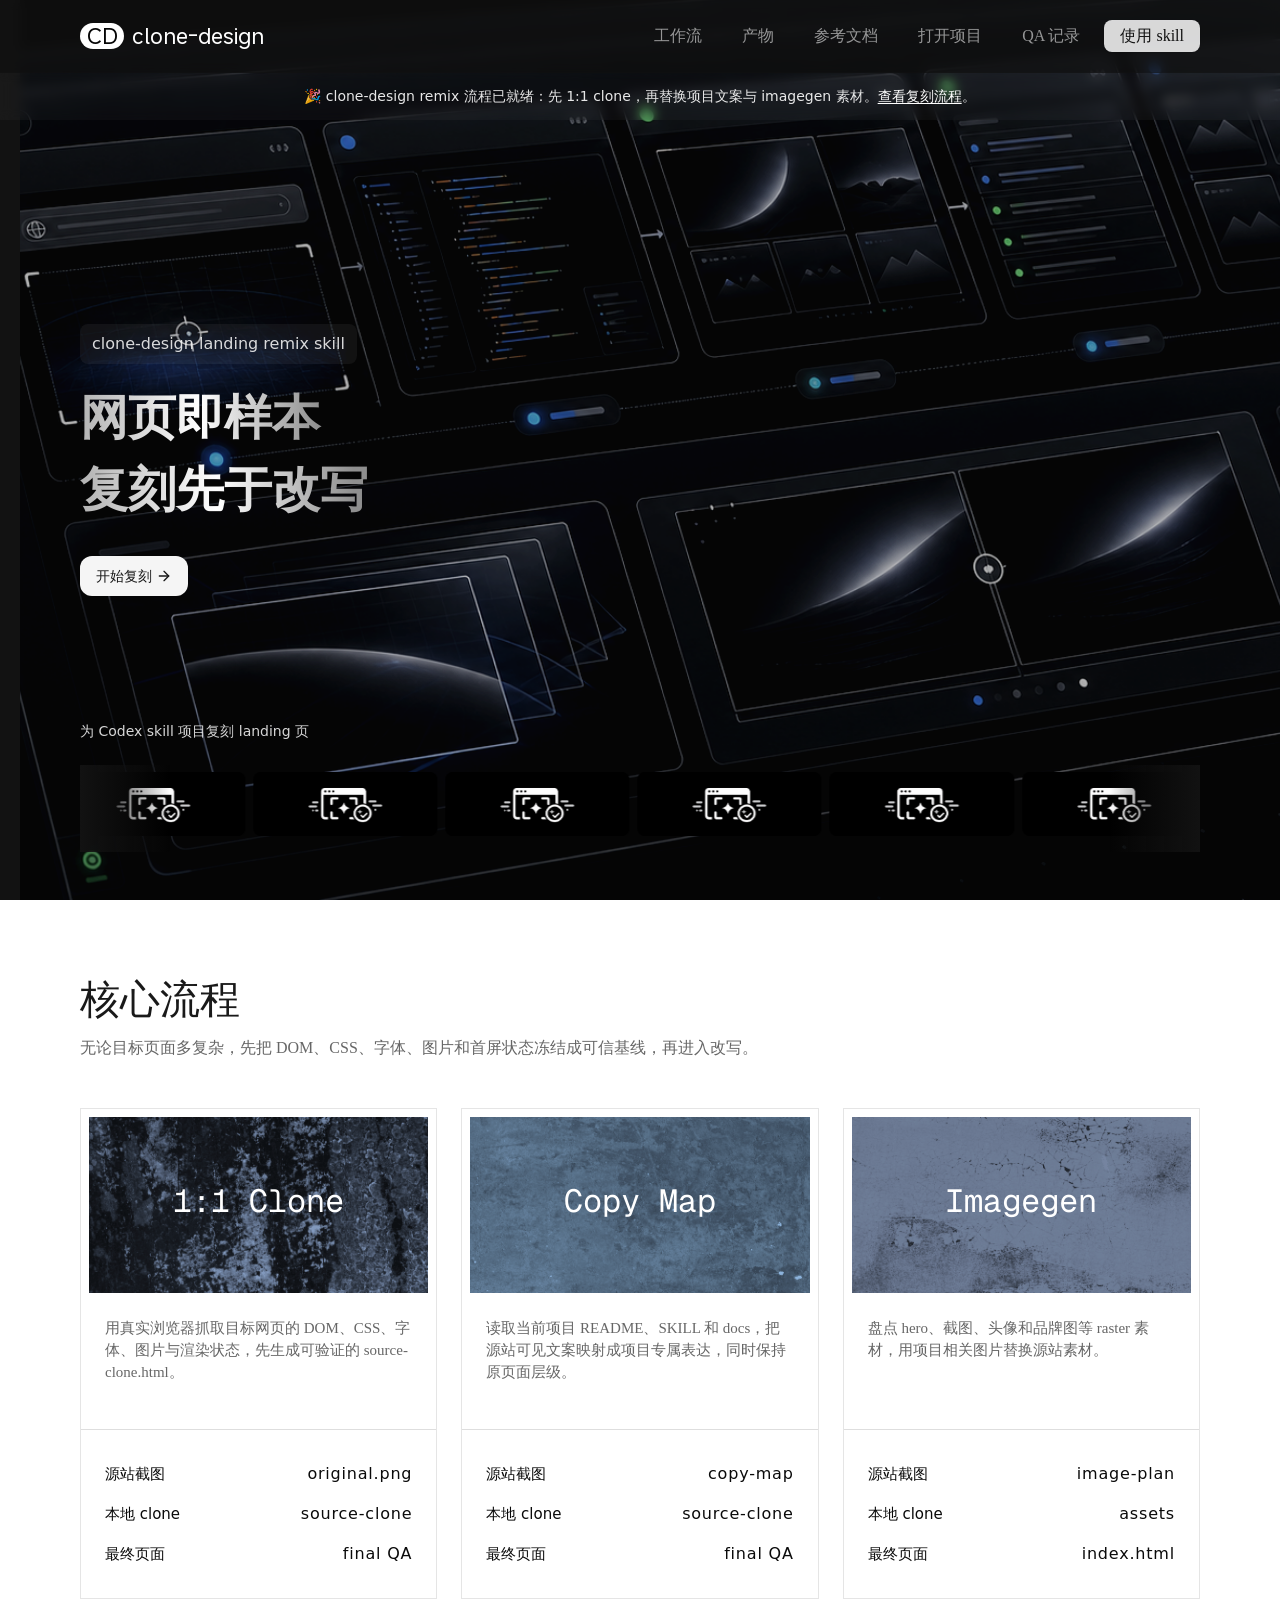
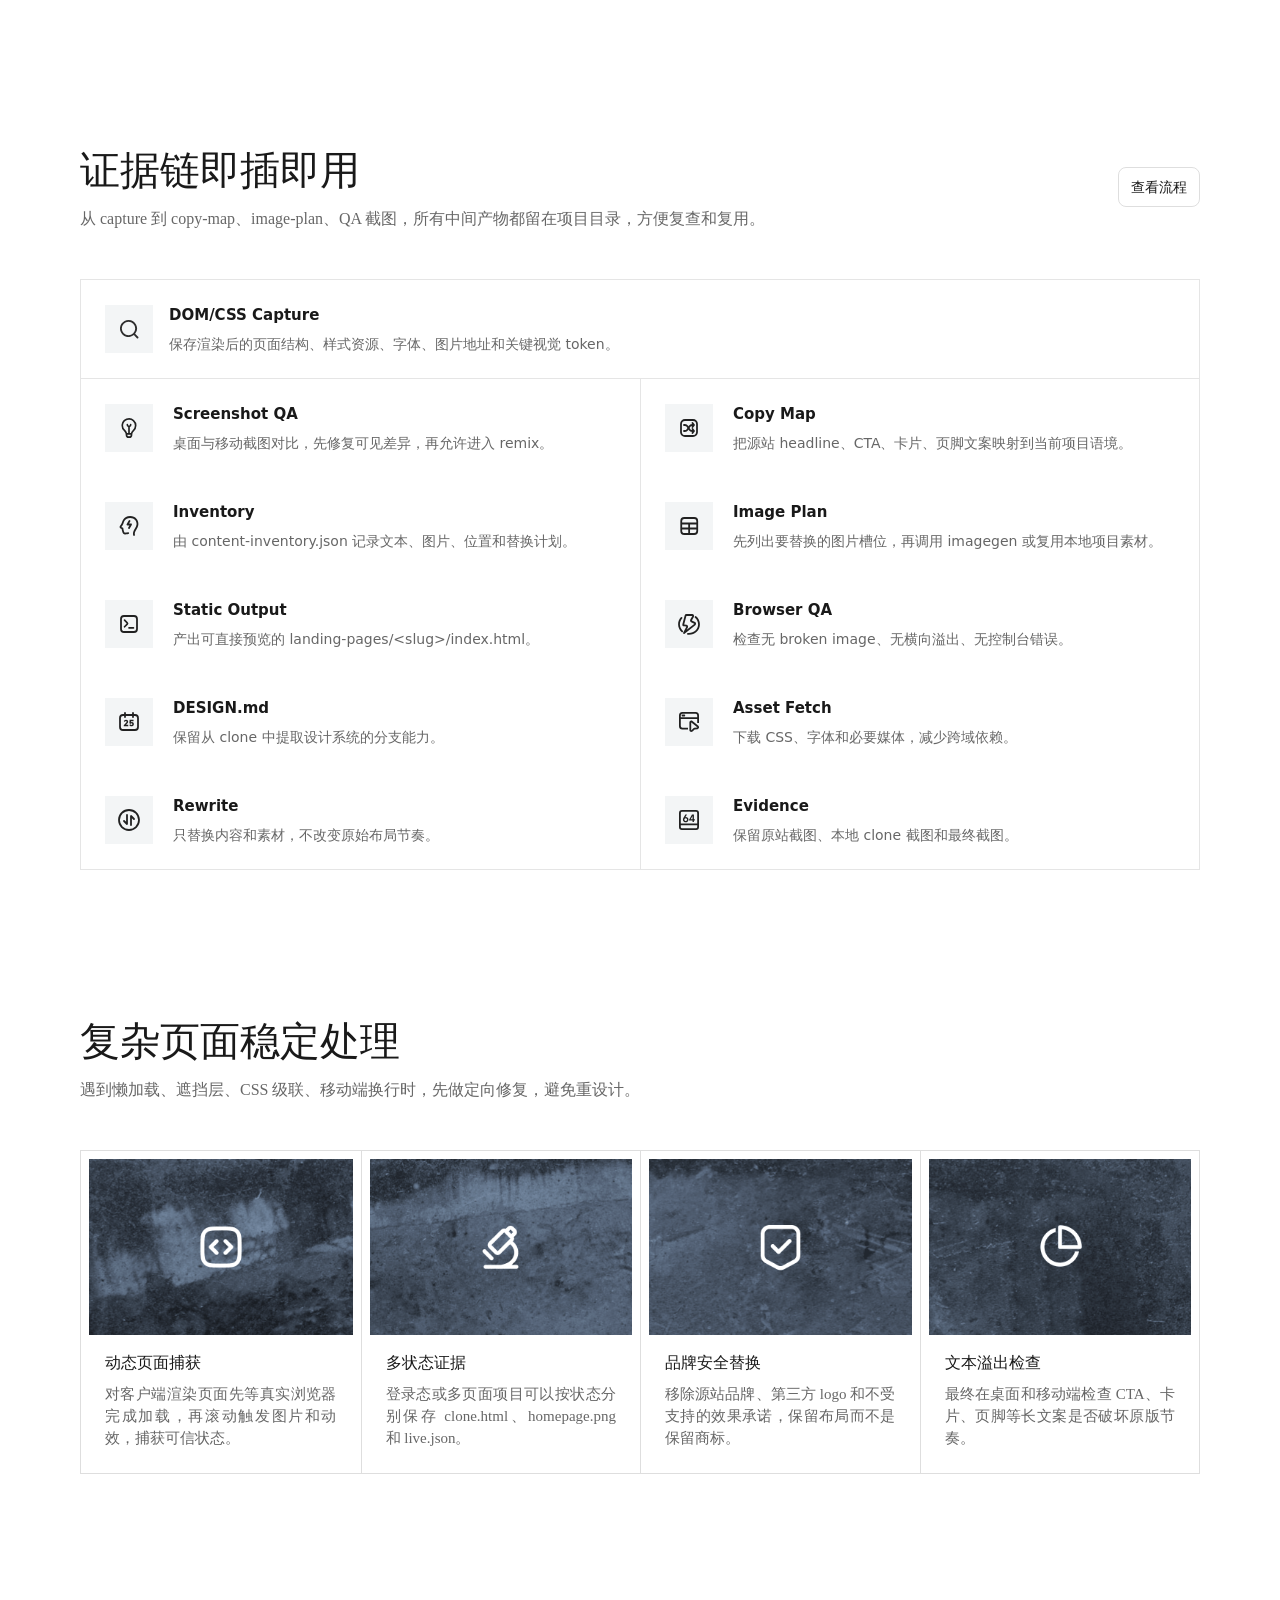
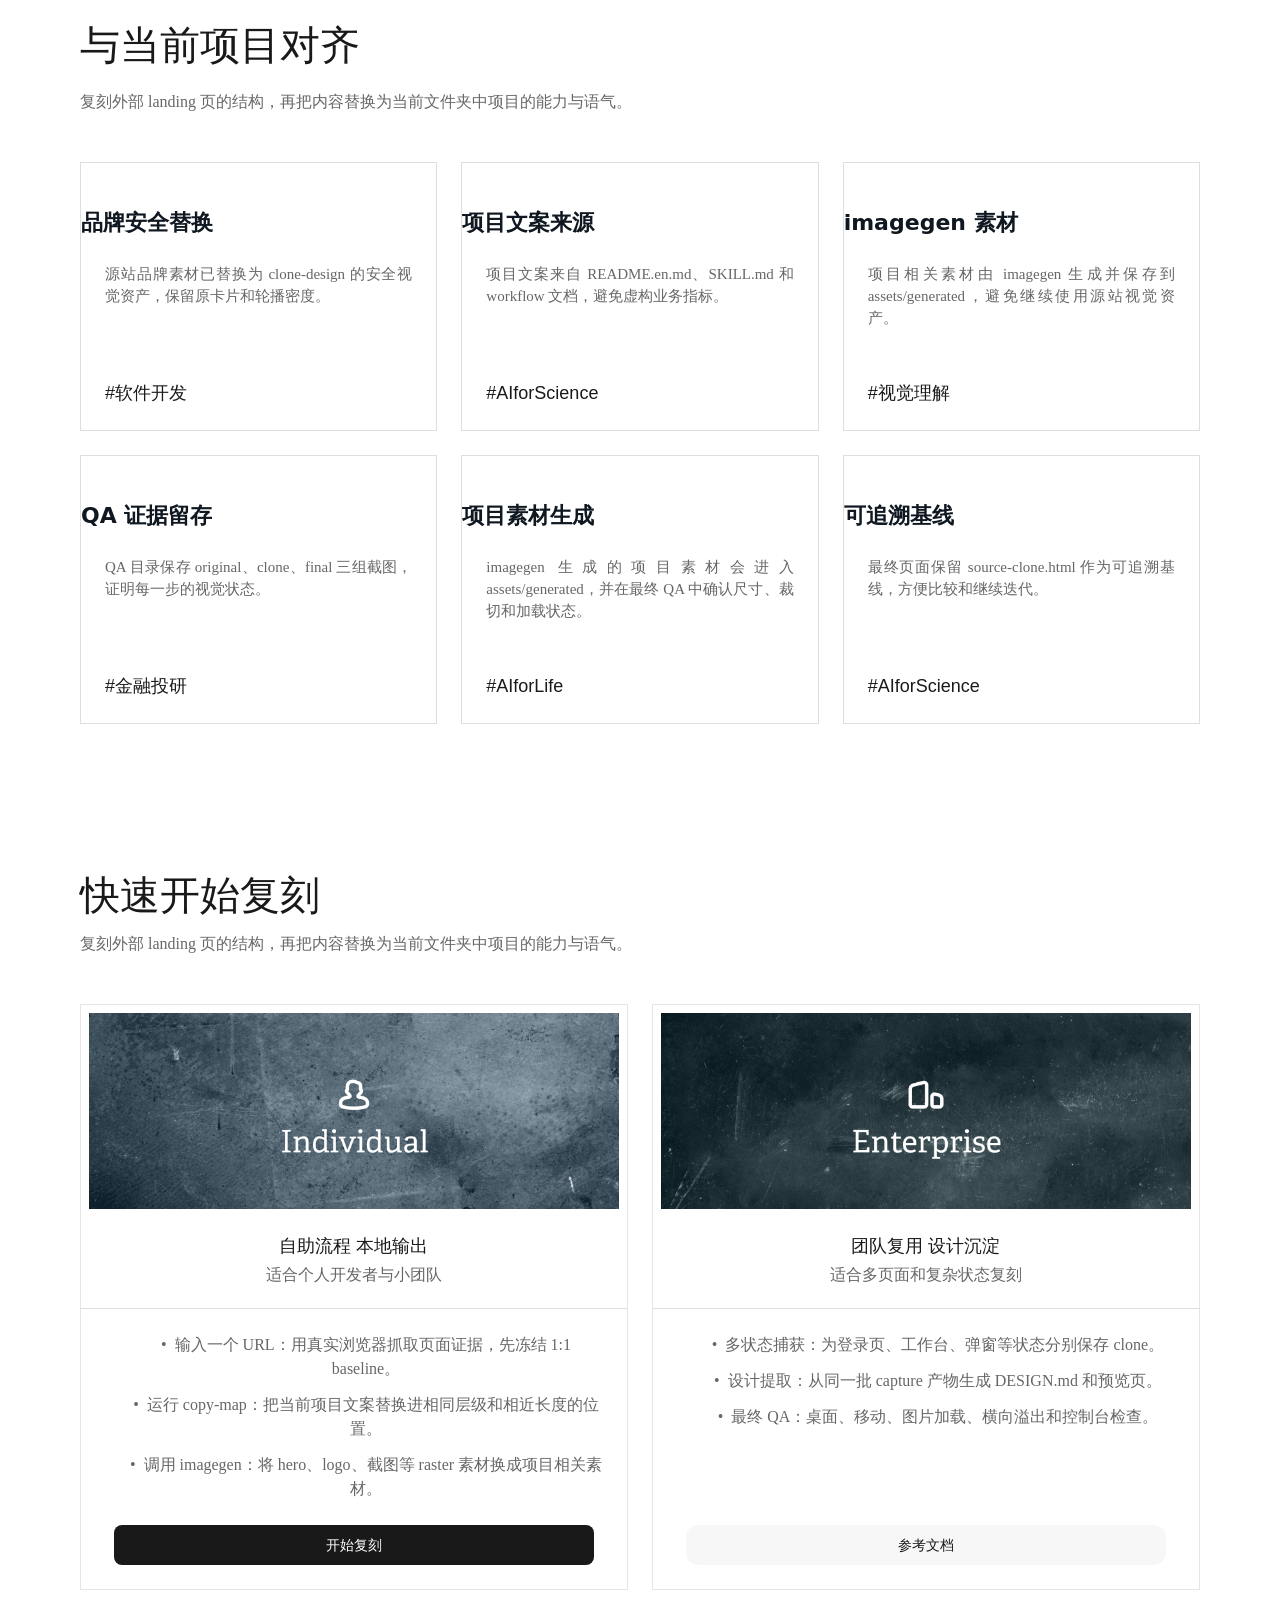
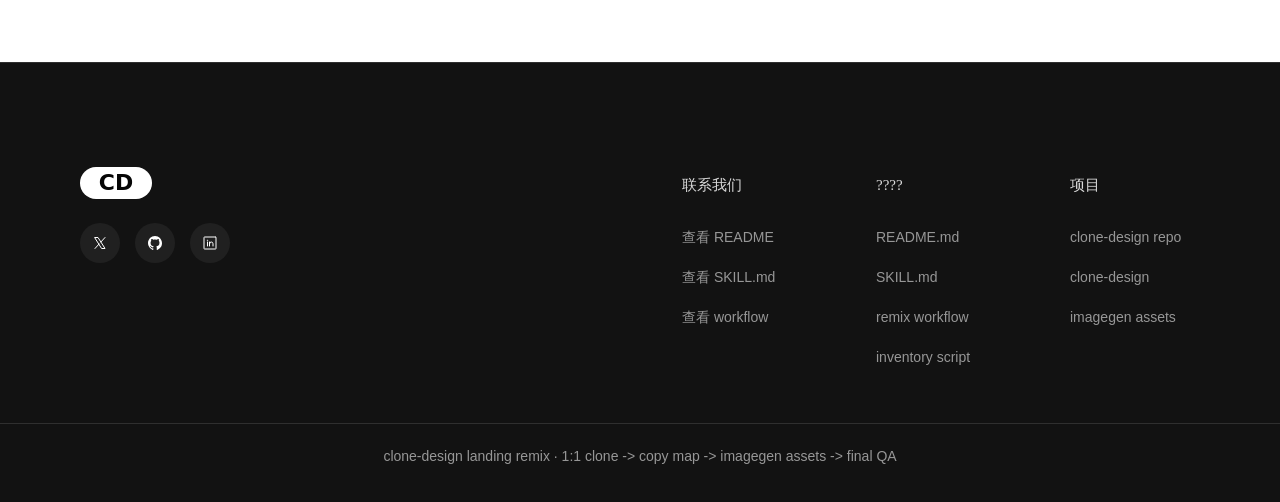
<file: index.html>
<!DOCTYPE html>

<html class="js-focus-visible light" data-js-focus-visible="" lang="zh-CN" style="color-scheme: light;"><head><meta charset="utf-8"/><meta content="width=device-width, initial-scale=1.0, viewport-fit=cover" name="viewport"/><meta content="width=device-width, initial-scale=1" name="viewport"/><link data-precedence="next" href="./assets/source/css/161561b16f85c54a.css" rel="stylesheet"/><link data-precedence="next" href="./assets/source/css/fbca40d6205ebbc7.css" rel="stylesheet"/><link data-precedence="next" href="./assets/source/css/60f1237d9f59c3af.css" rel="stylesheet"/><link data-precedence="next" href="./assets/source/css/d202c8282637a92e.css" rel="stylesheet"/><link data-precedence="next" href="./assets/source/css/83b7f6d4b04c1be1.css" rel="stylesheet"/><link href="./assets/generated/integration-mark.png" rel="icon"/><title>clone-design Landing Remix</title><meta content="A source-style landing page remix for clone-design, produced by a clone-first workflow with copy-map and imagegen asset replacement." name="description"/><meta content="index, follow" name="robots"/><meta content="index, follow, max-video-preview:-1, max-image-preview:large, max-snippet:-1" name="googlebot"/><meta content="https://github.com/Charlo-O/clone-design" property="og:url"/><meta content="./assets/generated/hero-workflow.png" property="og:image"/><meta content="clone-design Landing Remix" property="og:image:alt"/><meta content="1200" property="og:image:width"/><meta content="630" property="og:image:height"/><meta content="website" property="og:type"/><meta content="summary_large_image" name="twitter:card"/><meta content="./assets/generated/hero-workflow.png" name="twitter:image"/><meta content="clone-design Landing Remix" name="twitter:image:alt"/><meta content="1200" name="twitter:image:width"/><meta content="630" name="twitter:image:height"/><link href="./assets/generated/integration-mark.png" rel="icon"/><link href="./assets/generated/integration-mark.png" rel="apple-touch-icon"/><style data-rc-order="prepend" data-rc-priority="-1000" id="antd-cssinjs">.anticon{display:inline-flex;align-items:center;color:inherit;font-style:normal;line-height:0;text-align:center;text-transform:none;vertical-align:-0.125em;text-rendering:optimizeLegibility;-webkit-font-smoothing:antialiased;-moz-osx-font-smoothing:grayscale;}.anticon >*{line-height:1;}.anticon svg{display:inline-block;}.anticon .anticon .anticon-icon{display:block;}.data-ant-cssinjs-cache-path{content:"1g3r1lh|ant-design-icons|anticon:c2pd8u";}</style><style type="text/css">[data-vaul-drawer]{touch-action:none;will-change:transform;transition:transform .5s cubic-bezier(.32, .72, 0, 1);animation-duration:.5s;animation-timing-function:cubic-bezier(0.32,0.72,0,1)}[data-vaul-drawer][data-vaul-snap-points=false][data-vaul-drawer-direction=bottom][data-state=open]{animation-name:slideFromBottom}[data-vaul-drawer][data-vaul-snap-points=false][data-vaul-drawer-direction=bottom][data-state=closed]{animation-name:slideToBottom}[data-vaul-drawer][data-vaul-snap-points=false][data-vaul-drawer-direction=top][data-state=open]{animation-name:slideFromTop}[data-vaul-drawer][data-vaul-snap-points=false][data-vaul-drawer-direction=top][data-state=closed]{animation-name:slideToTop}[data-vaul-drawer][data-vaul-snap-points=false][data-vaul-drawer-direction=left][data-state=open]{animation-name:slideFromLeft}[data-vaul-drawer][data-vaul-snap-points=false][data-vaul-drawer-direction=left][data-state=closed]{animation-name:slideToLeft}[data-vaul-drawer][data-vaul-snap-points=false][data-vaul-drawer-direction=right][data-state=open]{animation-name:slideFromRight}[data-vaul-drawer][data-vaul-snap-points=false][data-vaul-drawer-direction=right][data-state=closed]{animation-name:slideToRight}[data-vaul-drawer][data-vaul-snap-points=true][data-vaul-drawer-direction=bottom]{transform:translate3d(0,var(--initial-transform,100%),0)}[data-vaul-drawer][data-vaul-snap-points=true][data-vaul-drawer-direction=top]{transform:translate3d(0,calc(var(--initial-transform,100%) * -1),0)}[data-vaul-drawer][data-vaul-snap-points=true][data-vaul-drawer-direction=left]{transform:translate3d(calc(var(--initial-transform,100%) * -1),0,0)}[data-vaul-drawer][data-vaul-snap-points=true][data-vaul-drawer-direction=right]{transform:translate3d(var(--initial-transform,100%),0,0)}[data-vaul-drawer][data-vaul-delayed-snap-points=true][data-vaul-drawer-direction=top]{transform:translate3d(0,var(--snap-point-height,0),0)}[data-vaul-drawer][data-vaul-delayed-snap-points=true][data-vaul-drawer-direction=bottom]{transform:translate3d(0,var(--snap-point-height,0),0)}[data-vaul-drawer][data-vaul-delayed-snap-points=true][data-vaul-drawer-direction=left]{transform:translate3d(var(--snap-point-height,0),0,0)}[data-vaul-drawer][data-vaul-delayed-snap-points=true][data-vaul-drawer-direction=right]{transform:translate3d(var(--snap-point-height,0),0,0)}[data-vaul-overlay][data-vaul-snap-points=false]{animation-duration:.5s;animation-timing-function:cubic-bezier(0.32,0.72,0,1)}[data-vaul-overlay][data-vaul-snap-points=false][data-state=open]{animation-name:fadeIn}[data-vaul-overlay][data-state=closed]{animation-name:fadeOut}[data-vaul-animate=false]{animation:none!important}[data-vaul-overlay][data-vaul-snap-points=true]{opacity:0;transition:opacity .5s cubic-bezier(.32, .72, 0, 1)}[data-vaul-overlay][data-vaul-snap-points=true]{opacity:1}[data-vaul-drawer]:not([data-vaul-custom-container=true])::after{content:'';position:absolute;background:inherit;background-color:inherit}[data-vaul-drawer][data-vaul-drawer-direction=top]::after{top:initial;bottom:100%;left:0;right:0;height:200%}[data-vaul-drawer][data-vaul-drawer-direction=bottom]::after{top:100%;bottom:initial;left:0;right:0;height:200%}[data-vaul-drawer][data-vaul-drawer-direction=left]::after{left:initial;right:100%;top:0;bottom:0;width:200%}[data-vaul-drawer][data-vaul-drawer-direction=right]::after{left:100%;right:initial;top:0;bottom:0;width:200%}[data-vaul-overlay][data-vaul-snap-points=true]:not([data-vaul-snap-points-overlay=true]):not(
[data-state=closed]
){opacity:0}[data-vaul-overlay][data-vaul-snap-points-overlay=true]{opacity:1}[data-vaul-handle]{display:block;position:relative;opacity:.7;background:#e2e2e4;margin-left:auto;margin-right:auto;height:5px;width:32px;border-radius:1rem;touch-action:pan-y}[data-vaul-handle]:active,[data-vaul-handle]:hover{opacity:1}[data-vaul-handle-hitarea]{position:absolute;left:50%;top:50%;transform:translate(-50%,-50%);width:max(100%,2.75rem);height:max(100%,2.75rem);touch-action:inherit}@media (hover:hover) and (pointer:fine){[data-vaul-drawer]{user-select:none}}@media (pointer:fine){[data-vaul-handle-hitarea]:{width:100%;height:100%}}@keyframes fadeIn{from{opacity:0}to{opacity:1}}@keyframes fadeOut{to{opacity:0}}@keyframes slideFromBottom{from{transform:translate3d(0,var(--initial-transform,100%),0)}to{transform:translate3d(0,0,0)}}@keyframes slideToBottom{to{transform:translate3d(0,var(--initial-transform,100%),0)}}@keyframes slideFromTop{from{transform:translate3d(0,calc(var(--initial-transform,100%) * -1),0)}to{transform:translate3d(0,0,0)}}@keyframes slideToTop{to{transform:translate3d(0,calc(var(--initial-transform,100%) * -1),0)}}@keyframes slideFromLeft{from{transform:translate3d(calc(var(--initial-transform,100%) * -1),0,0)}to{transform:translate3d(0,0,0)}}@keyframes slideToLeft{to{transform:translate3d(calc(var(--initial-transform,100%) * -1),0,0)}}@keyframes slideFromRight{from{transform:translate3d(var(--initial-transform,100%),0,0)}to{transform:translate3d(0,0,0)}}@keyframes slideToRight{to{transform:translate3d(var(--initial-transform,100%),0,0)}}</style><style id="react-tooltip-core-styles" type="text/css">:root{--rt-color-white:#fff;--rt-color-dark:#222;--rt-color-success:#8dc572;--rt-color-error:#be6464;--rt-color-warning:#f0ad4e;--rt-color-info:#337ab7;--rt-opacity:0.9;--rt-transition-show-delay:0.15s;--rt-transition-closing-delay:0.15s;--rt-arrow-size:8px}.core-styles-module_tooltip__3vRRp{position:absolute;top:0;left:0;pointer-events:none;opacity:0;will-change:opacity}.core-styles-module_fixed__pcSol{position:fixed}.core-styles-module_arrow__cvMwQ{position:absolute;background:inherit;z-index:-1;-webkit-backface-visibility:hidden;backface-visibility:hidden}.core-styles-module_content__BRKdB{position:relative;z-index:1}.core-styles-module_noArrow__xock6{display:none}.core-styles-module_clickable__ZuTTB{pointer-events:auto}.core-styles-module_show__Nt9eE{opacity:var(--rt-opacity);transition:opacity var(--rt-transition-show-delay)ease-out}.core-styles-module_closing__sGnxF{opacity:0;transition:opacity var(--rt-transition-closing-delay)ease-in}</style><style id="react-tooltip-base-styles" type="text/css">
.styles-module_tooltip__mnnfp{border-radius:3px;font-size:90%;width:max-content}.styles-module_content__ydYdI{background:inherit;border-radius:inherit;padding:8px 16px}.styles-module_arrow__K0L3T{width:var(--rt-arrow-size);height:var(--rt-arrow-size)}[class*='react-tooltip__place-top']>.styles-module_arrow__K0L3T{transform:rotate(45deg)}[class*='react-tooltip__place-right']>.styles-module_arrow__K0L3T{transform:rotate(135deg)}[class*='react-tooltip__place-bottom']>.styles-module_arrow__K0L3T{transform:rotate(225deg)}[class*='react-tooltip__place-left']>.styles-module_arrow__K0L3T{transform:rotate(315deg)}.styles-module_dark__xNqje{background:var(--rt-color-dark);color:var(--rt-color-white)}.styles-module_light__Z6W-X{background-color:var(--rt-color-white);color:var(--rt-color-dark)}.styles-module_success__A2AKt{background-color:var(--rt-color-success);color:var(--rt-color-white)}.styles-module_warning__SCK0X{background-color:var(--rt-color-warning);color:var(--rt-color-white)}.styles-module_error__JvumD{background-color:var(--rt-color-error);color:var(--rt-color-white)}.styles-module_info__BWdHW{background-color:var(--rt-color-info);color:var(--rt-color-white)}</style><style data-clone-design-capture="true">
/* clone-design capture fixes: scripts removed, assets resolved, lazy media forced visible. */
html, body { min-width: 320px; }
img, picture, video, canvas, svg { max-width: 100%; }
</style><style data-clone-design-remix="true">
/* clone-design remix layer: preserve source layout, replace only project content/media behavior. */
.home-hero-video { object-fit: cover; opacity: .82; filter: saturate(.9) contrast(1.05); }
.home-partner img, .home-cooperation img { object-fit: contain; border-radius: 8px; background: #050505; }
a[href$='.json'], a[href$='.md'], a[href='./source-clone.html'] { overflow-wrap: anywhere; }

.logo { min-width: 0; }
.logo > span:not(.clone-logo-pill) { white-space: nowrap; }
.clone-logo-pill { display: inline-flex; align-items: center; justify-content: center; width: 44px; height: 26px; border-radius: 999px; background: #fff; color: #050505; font-weight: 900; letter-spacing: 0; line-height: 1; flex: 0 0 auto; }
@media (max-width: 420px) { .logo { gap: 8px; } .logo > span:not(.clone-logo-pill) { font-size: 20px; } }
.home-footer-logo svg { display: none; }
.home-footer-logo::before { content: "CD"; display: inline-flex; align-items: center; justify-content: center; width: 72px; height: 32px; border-radius: 999px; background: #fff; color: #050505; font-weight: 900; font-size: 22px; letter-spacing: 0; line-height: 1; }

.home-cooperation-logo.clone-cooperation-title { background: transparent !important; min-height: 72px; width: 100%; display: flex; align-items: center; color: #0f1720; font-size: 22px; line-height: 1.15; font-weight: 760; letter-spacing: 0; padding: 0; }
@media (max-width: 768px) { .home-cooperation-logo.clone-cooperation-title { min-height: 56px; font-size: 20px; } }
</style></head><body class="" dir="ltr"><div class="app"><nav class="home-nav always-dark"><div class="home-content container mx-auto py-4 px-6"><div class="flex items-center justify-between h-10"><div class="flex items-center gap-4"><div class="logo"><span class="clone-logo-pill">CD</span><span>clone-design</span></div></div><div class="flex-1"></div><div class="hidden md:flex items-center gap-6"><a class="home-nav-link" href="#latest-models">工作流</a><a class="home-nav-link" href="#quick-start">产物</a><a class="home-nav-link" href="#official-tools">参考文档</a><a class="home-nav-link" href="#complex-scenarios">打开项目</a><a class="home-nav-link" href="#cooperation">QA 记录</a></div><div class="flex items-center ml-4 gap-4"><button class="inline-flex items-center justify-center gap-2 whitespace-nowrap rounded-md text-sm font-medium transition-[color,box-shadow] disabled:pointer-events-none disabled:opacity-50 [&amp;_svg]:pointer-events-none [&amp;_svg:not([class*='size-'])]:size-4 [&amp;_svg]:shrink-0 outline-none focus-visible:border-ring focus-visible:ring-ring/50 focus-visible:ring-[3px] bg-primary text-primary-foreground shadow-sm hover:bg-primary/90 h-9 px-4 py-2 home-nav-login-button">使用 skill</button></div><button class="md:hidden home-nav-link ml-4" type="button"><i class="iconfont icon-List !text-[24px] fill-labels-primary"></i></button></div></div></nav><section class="announcement-banner-container always-dark"><div class="announcement-banner w-full flex items-center justify-center transition-colors duration-300 always-dark"><div class="container mx-auto text-center px-4"><p class="text-sm font-normal transition-colors duration-300 line-clamp-2 text-white/90">🎉 clone-design remix 流程已就绪：先 1:1 clone，再替换项目文案与 imagegen 素材。<a class="underline underline-offset-2 transition-colors text-white hover:text-white/80" href="#latest-models">查看复刻流程</a>。</p></div></div></section><section class="home-hero always-dark"><div class="home-content relative container mx-auto"><div class="max-w-xl home-hero-content"><div class="home-hero-content-title">clone-design landing remix skill</div><h1 class="home-hero-title"><p class="" style="display:flex;flex-wrap:wrap"><span style="display: inline-block; will-change: transform, filter, opacity; filter: blur(0px); opacity: 1; transform: none;">网页即样本<!-- --> </span><span style="display: inline-block; will-change: transform, filter, opacity; filter: blur(0px); opacity: 1; transform: none;">复刻先于改写</span></p></h1><a class="mt-8" href="#latest-models"><button class="inline-flex items-center justify-center whitespace-nowrap text-sm font-medium transition-[color,box-shadow] disabled:pointer-events-none disabled:opacity-50 [&amp;_svg]:pointer-events-none [&amp;_svg:not([class*='size-'])]:size-4 [&amp;_svg]:shrink-0 outline-none focus-visible:border-ring focus-visible:ring-ring/50 focus-visible:ring-[3px] bg-secondary text-secondary-foreground shadow-xs hover:bg-secondary/80 h-10 rounded-xl px-4 gap-1">开始复刻<svg class="lucide lucide-arrow-right h-5 w-5" fill="none" height="24" stroke="currentColor" stroke-linecap="round" stroke-linejoin="round" stroke-width="2" viewbox="0 0 24 24" width="24" xmlns="http://www.w3.org/2000/svg"><path d="M5 12h14"></path><path d="m12 5 7 7-7 7"></path></svg></button></a></div></div><div class="home-hero-video-wrapper container mx-auto flex justify-end"><div class="home-hero-video" style="width:100%;height:100%">
<img alt="clone-design workflow preview" aria-label="clone-design workflow preview" class="home-hero-video" poster="[data-uri]" preload="auto" src="./assets/generated/hero-workflow.png" webkit-playsinline="true" x5-playsinline="true" x5-video-player-fullscreen="false" x5-video-player-type="h5"/></div></div><div class="relative home-partner"><div class="home-content container mx-auto"><p class="text-ui-b2 mb-6 text-left text-label-secondary">为 Codex skill 项目复刻 landing 页</p><div class="flex flex-wrap items-center justify-start"><div aria-label="Technology partners" class="logoloop logoloop--horizontal logoloop--fade logoloop--scale-hover" role="region" style="width:100%;--logoloop-gap:0px;--logoloop-logoHeight:64px;--logoloop-fadeColor:#121212"><div class="logoloop__track" style="transform: translate3d(-595.684px, 0px, 0px);"><ul aria-hidden="false" class="logoloop__list" role="list"><li class="logoloop__item" role="listitem"><span aria-hidden="false" class="logoloop__node"><img alt="Capture" class="w-auto h-16" data-nimg="1" height="64" src="./assets/generated/integration-mark.png" srcset="./assets/generated/integration-mark.png 1x" style="color:transparent" width="192"/></span></li><li class="logoloop__item" role="listitem"><span aria-hidden="false" class="logoloop__node"><img alt="Clone" class="w-auto h-16" data-nimg="1" height="64" src="./assets/generated/integration-mark.png" srcset="./assets/generated/integration-mark.png 1x" style="color:transparent" width="192"/></span></li><li class="logoloop__item" role="listitem"><span aria-hidden="false" class="logoloop__node"><img alt="QA" class="w-auto h-16" data-nimg="1" height="64" src="./assets/generated/integration-mark.png" srcset="./assets/generated/integration-mark.png 1x" style="color:transparent" width="192"/></span></li><li class="logoloop__item" role="listitem"><span aria-hidden="false" class="logoloop__node"><img alt="Copy map" class="w-auto h-16" data-nimg="1" height="64" src="./assets/generated/integration-mark.png" srcset="./assets/generated/integration-mark.png 1x" style="color:transparent" width="192"/></span></li><li class="logoloop__item" role="listitem"><span aria-hidden="false" class="logoloop__node"><img alt="Imagegen" class="w-auto h-16" data-nimg="1" height="64" src="./assets/generated/integration-mark.png" srcset="./assets/generated/integration-mark.png 1x" style="color:transparent" width="192"/></span></li><li class="logoloop__item" role="listitem"><span aria-hidden="false" class="logoloop__node"><img alt="Static" class="w-auto h-16" data-nimg="1" height="64" src="./assets/generated/integration-mark.png" srcset="./assets/generated/integration-mark.png 1x" style="color:transparent" width="192"/></span></li><li class="logoloop__item" role="listitem"><span aria-hidden="false" class="logoloop__node"><img alt="Design" class="w-auto h-16" data-nimg="1" height="64" src="./assets/generated/integration-mark.png" srcset="./assets/generated/integration-mark.png 1x" style="color:transparent" width="192"/></span></li><li class="logoloop__item" role="listitem"><span aria-hidden="false" class="logoloop__node"><img alt="Assets" class="w-auto h-16" data-nimg="1" height="64" src="./assets/generated/integration-mark.png" srcset="./assets/generated/integration-mark.png 1x" style="color:transparent" width="192"/></span></li><li class="logoloop__item" role="listitem"><span aria-hidden="false" class="logoloop__node"><img alt="Browser" class="w-auto h-16" data-nimg="1" height="64" src="./assets/generated/integration-mark.png" srcset="./assets/generated/integration-mark.png 1x" style="color:transparent" width="192"/></span></li><li class="logoloop__item" role="listitem"><span aria-hidden="false" class="logoloop__node"><img alt="Docs" class="w-auto h-16" data-nimg="1" height="64" src="./assets/generated/integration-mark.png" srcset="./assets/generated/integration-mark.png 1x" style="color:transparent" width="192"/></span></li><li class="logoloop__item" role="listitem"><span aria-hidden="false" class="logoloop__node"><img alt="Inventory" class="w-auto h-16" data-nimg="1" height="64" src="./assets/generated/integration-mark.png" srcset="./assets/generated/integration-mark.png 1x" style="color:transparent" width="192"/></span></li><li class="logoloop__item" role="listitem"><span aria-hidden="false" class="logoloop__node"><img alt="Remix" class="w-auto h-16" data-nimg="1" height="64" src="./assets/generated/integration-mark.png" srcset="./assets/generated/integration-mark.png 1x" style="color:transparent" width="192"/></span></li><li class="logoloop__item" role="listitem"><span aria-hidden="false" class="logoloop__node"><img alt="Verify" class="w-auto h-16" data-nimg="1" height="64" src="./assets/generated/integration-mark.png" srcset="./assets/generated/integration-mark.png 1x" style="color:transparent" width="192"/></span></li><li class="logoloop__item" role="listitem"><span aria-hidden="false" class="logoloop__node"><img alt="Ship" class="w-auto h-16" data-nimg="1" height="64" src="./assets/generated/integration-mark.png" srcset="./assets/generated/integration-mark.png 1x" style="color:transparent" width="192"/></span></li></ul><ul aria-hidden="true" class="logoloop__list" role="list"><li class="logoloop__item" role="listitem"><span aria-hidden="false" class="logoloop__node"><img alt="Skill" class="w-auto h-16" data-nimg="1" height="64" src="./assets/generated/integration-mark.png" srcset="./assets/generated/integration-mark.png 1x" style="color:transparent" width="192"/></span></li><li class="logoloop__item" role="listitem"><span aria-hidden="false" class="logoloop__node"><img alt="Capture" class="w-auto h-16" data-nimg="1" height="64" src="./assets/generated/integration-mark.png" srcset="./assets/generated/integration-mark.png 1x" style="color:transparent" width="192"/></span></li><li class="logoloop__item" role="listitem"><span aria-hidden="false" class="logoloop__node"><img alt="Clone" class="w-auto h-16" data-nimg="1" height="64" src="./assets/generated/integration-mark.png" srcset="./assets/generated/integration-mark.png 1x" style="color:transparent" width="192"/></span></li><li class="logoloop__item" role="listitem"><span aria-hidden="false" class="logoloop__node"><img alt="QA" class="w-auto h-16" data-nimg="1" height="64" src="./assets/generated/integration-mark.png" srcset="./assets/generated/integration-mark.png 1x" style="color:transparent" width="192"/></span></li><li class="logoloop__item" role="listitem"><span aria-hidden="false" class="logoloop__node"><img alt="Copy map" class="w-auto h-16" data-nimg="1" height="64" src="./assets/generated/integration-mark.png" srcset="./assets/generated/integration-mark.png 1x" style="color:transparent" width="192"/></span></li><li class="logoloop__item" role="listitem"><span aria-hidden="false" class="logoloop__node"><img alt="Imagegen" class="w-auto h-16" data-nimg="1" height="64" src="./assets/generated/integration-mark.png" srcset="./assets/generated/integration-mark.png 1x" style="color:transparent" width="192"/></span></li><li class="logoloop__item" role="listitem"><span aria-hidden="false" class="logoloop__node"><img alt="Static" class="w-auto h-16" data-nimg="1" height="64" src="./assets/generated/integration-mark.png" srcset="./assets/generated/integration-mark.png 1x" style="color:transparent" width="192"/></span></li><li class="logoloop__item" role="listitem"><span aria-hidden="false" class="logoloop__node"><img alt="Design" class="w-auto h-16" data-nimg="1" height="64" src="./assets/generated/integration-mark.png" srcset="./assets/generated/integration-mark.png 1x" style="color:transparent" width="192"/></span></li><li class="logoloop__item" role="listitem"><span aria-hidden="false" class="logoloop__node"><img alt="Assets" class="w-auto h-16" data-nimg="1" height="64" src="./assets/generated/integration-mark.png" srcset="./assets/generated/integration-mark.png 1x" style="color:transparent" width="192"/></span></li><li class="logoloop__item" role="listitem"><span aria-hidden="false" class="logoloop__node"><img alt="Browser" class="w-auto h-16" data-nimg="1" height="64" src="./assets/generated/integration-mark.png" srcset="./assets/generated/integration-mark.png 1x" style="color:transparent" width="192"/></span></li><li class="logoloop__item" role="listitem"><span aria-hidden="false" class="logoloop__node"><img alt="Docs" class="w-auto h-16" data-nimg="1" height="64" src="./assets/generated/integration-mark.png" srcset="./assets/generated/integration-mark.png 1x" style="color:transparent" width="192"/></span></li><li class="logoloop__item" role="listitem"><span aria-hidden="false" class="logoloop__node"><img alt="Inventory" class="w-auto h-16" data-nimg="1" height="64" src="./assets/generated/integration-mark.png" srcset="./assets/generated/integration-mark.png 1x" style="color:transparent" width="192"/></span></li><li class="logoloop__item" role="listitem"><span aria-hidden="false" class="logoloop__node"><img alt="Remix" class="w-auto h-16" data-nimg="1" height="64" src="./assets/generated/integration-mark.png" srcset="./assets/generated/integration-mark.png 1x" style="color:transparent" width="192"/></span></li><li class="logoloop__item" role="listitem"><span aria-hidden="false" class="logoloop__node"><img alt="Verify" class="w-auto h-16" data-nimg="1" height="64" src="./assets/generated/integration-mark.png" srcset="./assets/generated/integration-mark.png 1x" style="color:transparent" width="192"/></span></li></ul><ul aria-hidden="true" class="logoloop__list" role="list"><li class="logoloop__item" role="listitem"><span aria-hidden="false" class="logoloop__node"><img alt="Ship" class="w-auto h-16" data-nimg="1" height="64" src="./assets/generated/integration-mark.png" srcset="./assets/generated/integration-mark.png 1x" style="color: transparent;" width="192"/></span></li><li class="logoloop__item" role="listitem"><span aria-hidden="false" class="logoloop__node"><img alt="Skill" class="w-auto h-16" data-nimg="1" height="64" src="./assets/generated/integration-mark.png" srcset="./assets/generated/integration-mark.png 1x" style="color: transparent;" width="192"/></span></li><li class="logoloop__item" role="listitem"><span aria-hidden="false" class="logoloop__node"><img alt="Capture" class="w-auto h-16" data-nimg="1" height="64" src="./assets/generated/integration-mark.png" srcset="./assets/generated/integration-mark.png 1x" style="color: transparent;" width="192"/></span></li><li class="logoloop__item" role="listitem"><span aria-hidden="false" class="logoloop__node"><img alt="Clone" class="w-auto h-16" data-nimg="1" height="64" src="./assets/generated/integration-mark.png" srcset="./assets/generated/integration-mark.png 1x" style="color: transparent;" width="192"/></span></li><li class="logoloop__item" role="listitem"><span aria-hidden="false" class="logoloop__node"><img alt="QA" class="w-auto h-16" data-nimg="1" height="64" src="./assets/generated/integration-mark.png" srcset="./assets/generated/integration-mark.png 1x" style="color: transparent;" width="192"/></span></li><li class="logoloop__item" role="listitem"><span aria-hidden="false" class="logoloop__node"><img alt="Copy map" class="w-auto h-16" data-nimg="1" height="64" src="./assets/generated/integration-mark.png" srcset="./assets/generated/integration-mark.png 1x" style="color: transparent;" width="192"/></span></li><li class="logoloop__item" role="listitem"><span aria-hidden="false" class="logoloop__node"><img alt="Imagegen" class="w-auto h-16" data-nimg="1" height="64" src="./assets/generated/integration-mark.png" srcset="./assets/generated/integration-mark.png 1x" style="color: transparent;" width="192"/></span></li><li class="logoloop__item" role="listitem"><span aria-hidden="false" class="logoloop__node"><img alt="Static" class="w-auto h-16" data-nimg="1" height="64" src="./assets/generated/integration-mark.png" srcset="./assets/generated/integration-mark.png 1x" style="color: transparent;" width="192"/></span></li><li class="logoloop__item" role="listitem"><span aria-hidden="false" class="logoloop__node"><img alt="Design" class="w-auto h-16" data-nimg="1" height="64" src="./assets/generated/integration-mark.png" srcset="./assets/generated/integration-mark.png 1x" style="color: transparent;" width="192"/></span></li><li class="logoloop__item" role="listitem"><span aria-hidden="false" class="logoloop__node"><img alt="Assets" class="w-auto h-16" data-nimg="1" height="64" src="./assets/generated/integration-mark.png" srcset="./assets/generated/integration-mark.png 1x" style="color: transparent;" width="192"/></span></li><li class="logoloop__item" role="listitem"><span aria-hidden="false" class="logoloop__node"><img alt="Browser" class="w-auto h-16" data-nimg="1" height="64" src="./assets/generated/integration-mark.png" srcset="./assets/generated/integration-mark.png 1x" style="color: transparent;" width="192"/></span></li><li class="logoloop__item" role="listitem"><span aria-hidden="false" class="logoloop__node"><img alt="Docs" class="w-auto h-16" data-nimg="1" height="64" src="./assets/generated/integration-mark.png" srcset="./assets/generated/integration-mark.png 1x" style="color: transparent;" width="192"/></span></li><li class="logoloop__item" role="listitem"><span aria-hidden="false" class="logoloop__node"><img alt="Inventory" class="w-auto h-16" data-nimg="1" height="64" src="./assets/generated/integration-mark.png" srcset="./assets/generated/integration-mark.png 1x" style="color: transparent;" width="192"/></span></li><li class="logoloop__item" role="listitem"><span aria-hidden="false" class="logoloop__node"><img alt="Remix" class="w-auto h-16" data-nimg="1" height="64" src="./assets/generated/integration-mark.png" srcset="./assets/generated/integration-mark.png 1x" style="color: transparent;" width="192"/></span></li></ul></div></div></div></div></div></section><section class="home-section" id="latest-models"><div class="home-content container mx-auto"><div class="text-left mb-12"><h2 class="home-section-title">核心流程</h2><p class="home-section-description">无论目标页面多复杂，先把 DOM、CSS、字体、图片和首屏状态冻结成可信基线，再进入改写。</p></div><div class="grid md:grid-cols-3 gap-6 w-full"><div class="border border-border overflow-hidden flex flex-col hover:bg-fills-f1 transition-colors duration-300 home-card"><a class="flex flex-col flex-1" href="#latest-models" rel="noopener noreferrer" target="_blank"><div class="home-card-header"><div class="home-card-texture-container"><div class="home-card-header-texture home-img-card-1"></div></div><h3 class="home-card-title">1:1 Clone</h3></div><div class="home-card-description"><p class="home-card-description-text flex-1">用真实浏览器抓取目标网页的 DOM、CSS、字体、图片与渲染状态，先生成可验证的 source-clone.html。</p></div><div class="home-card-divider"></div><div class="home-card-pricing"><div class="flex items-center justify-between w-full text-label-primary"><span class="text-ui-b1">源站截图</span><span class="text-ui-t2 tracking-wider">original.png</span></div><div class="flex items-center justify-between w-full text-label-primary"><span class="text-ui-b1">本地 clone</span><span class="text-ui-t2 tracking-wider">source-clone</span></div><div class="flex items-center justify-between w-full text-label-primary"><span class="text-ui-b1">最终页面</span><span class="text-ui-t2 tracking-wider">final QA</span></div></div></a></div><div class="border border-border overflow-hidden flex flex-col hover:bg-fills-f1 transition-colors duration-300 home-card"><a class="flex flex-col flex-1" href="#latest-models" rel="noopener noreferrer" target="_blank"><div class="home-card-header"><div class="home-card-texture-container"><div class="home-card-header-texture home-img-card-2"></div></div><h3 class="home-card-title">Copy Map</h3></div><div class="home-card-description"><p class="home-card-description-text flex-1">读取当前项目 README、SKILL 和 docs，把源站可见文案映射成项目专属表达，同时保持原页面层级。</p></div><div class="home-card-divider"></div><div class="home-card-pricing"><div class="flex items-center justify-between w-full text-label-primary"><span class="text-ui-b1">源站截图</span><span class="text-ui-t2 tracking-wider">copy-map</span></div><div class="flex items-center justify-between w-full text-label-primary"><span class="text-ui-b1">本地 clone</span><span class="text-ui-t2 tracking-wider">source-clone</span></div><div class="flex items-center justify-between w-full text-label-primary"><span class="text-ui-b1">最终页面</span><span class="text-ui-t2 tracking-wider">final QA</span></div></div></a></div><div class="border border-border overflow-hidden flex flex-col hover:bg-fills-f1 transition-colors duration-300 home-card"><a class="flex flex-col flex-1" href="/docs/pricing/chat-k25" rel="noopener noreferrer" target="_blank"><div class="home-card-header"><div class="home-card-texture-container"><div class="home-card-header-texture home-img-card-3"></div></div><h3 class="home-card-title">Imagegen</h3></div><div class="home-card-description"><p class="home-card-description-text flex-1">盘点 hero、截图、头像和品牌图等 raster 素材，用项目相关图片替换源站素材。</p></div><div class="home-card-divider"></div><div class="home-card-pricing"><div class="flex items-center justify-between w-full text-label-primary"><span class="text-ui-b1">源站截图</span><span class="text-ui-t2 tracking-wider">image-plan</span></div><div class="flex items-center justify-between w-full text-label-primary"><span class="text-ui-b1">本地 clone</span><span class="text-ui-t2 tracking-wider">assets</span></div><div class="flex items-center justify-between w-full text-label-primary"><span class="text-ui-b1">最终页面</span><span class="text-ui-t2 tracking-wider">index.html</span></div></div></a></div></div></div></section><section class="home-section" id="official-tools"><div class="home-content container mx-auto"><div class="home-section-header mb-12"><div class="text-left"><h2 class="home-section-title">证据链即插即用</h2><p class="home-section-description">从 capture 到 copy-map、image-plan、QA 截图，所有中间产物都留在项目目录，方便复查和复用。</p></div><a class="home-section-doc-button" href="#official-tools">查看流程</a></div><div class="mx-auto p-6 border border-border"><div class="flex items-center gap-4"><div class="home-icon"><svg class="h-6 w-6 text-primary" fill="none" height="24" width="24" xmlns="http://www.w3.org/2000/svg"><path d="M11.5 3a8.5 8.5 0 0 1 6.613 13.84l3.023 3.024a.9.9 0 1 1-1.272 1.272l-3.024-3.023A8.5 8.5 0 1 1 11.5 3m0 15.2a6.7 6.7 0 1 0 0-13.4 6.7 6.7 0 0 0 0 13.4" fill="#000" fill-opacity="0.9" style="fill:#000;fill-opacity:0.9"></path></svg></div><div class="flex-1"><h3 class="text-ui-b1 font-semibold mb-2 text-labels-primary">DOM/CSS Capture</h3><p class="text-ui-b2 text-labels-secondary">保存渲染后的页面结构、样式资源、字体、图片地址和关键视觉 token。</p></div></div></div><div class="grid md:grid-cols-2 mx-auto border-b border-l border-r border-border [&amp;&gt;*:nth-child(2n)]:border-l [&amp;&gt;*:nth-child(2n)]:border-border"><div class="p-6 flex items-center gap-5"><div class="home-icon"><svg fill="none" height="24" width="24" xmlns="http://www.w3.org/2000/svg"><path d="M16.997 3.906A7.5 7.5 0 0 0 4.564 8.519a7.45 7.45 0 0 0 2.328 6.468 5.22 5.22 0 0 1 1.777 3.805v.134a3.08 3.08 0 0 0 3.075 3.075h.516a3.08 3.08 0 0 0 3.075-3.075v-.457a4.44 4.44 0 0 1 1.61-3.334 7.495 7.495 0 0 0 .052-11.23zM12.26 20.334h-.516a1.41 1.41 0 0 1-1.409-1.408l-.006-.258h3.34v.258a1.41 1.41 0 0 1-1.409 1.408m3.584-6.45A6.4 6.4 0 0 0 13.874 17h-1.039v-5.987a2.5 2.5 0 0 0 1.667-2.346.833.833 0 1 0-1.667 0 .833.833 0 1 1-1.666 0 .834.834 0 0 0-1.667 0 2.5 2.5 0 0 0 1.667 2.346v5.987h-1.102a7.2 7.2 0 0 0-2.04-3.234 5.833 5.833 0 0 1 3.983-10.1 5.77 5.77 0 0 1 3.876 1.482 5.826 5.826 0 0 1-.04 8.735z" fill="#000" fill-opacity="0.9" style="fill:#000;fill-opacity:0.9"></path></svg></div><div class="flex-1"><h3 class="text-ui-b1 font-semibold mb-2 text-labels-primary">Screenshot QA</h3><p class="text-ui-b2 text-labels-secondary">桌面与移动截图对比，先修复可见差异，再允许进入 remix。</p></div></div><div class="p-6 flex items-center gap-5"><div class="home-icon"><svg fill="none" height="24" width="24" xmlns="http://www.w3.org/2000/svg"><path d="M16 3.1A4.9 4.9 0 0 1 20.9 8v8a4.9 4.9 0 0 1-4.9 4.9H8A4.9 4.9 0 0 1 3.1 16V8A4.9 4.9 0 0 1 8 3.1zM8 4.9A3.1 3.1 0 0 0 4.9 8v8A3.1 3.1 0 0 0 8 19.1h8a3.1 3.1 0 0 0 3.1-3.1V8A3.1 3.1 0 0 0 16 4.9zm6.96 1.38a.9.9 0 0 1 1.26.18l1.5 2a.9.9 0 0 1 0 1.08l-1.5 2a.9.9 0 1 1-1.44-1.08l.42-.56h-.095a2.1 2.1 0 0 0-1.747.935L12.581 12l.777 1.165a2.1 2.1 0 0 0 1.747.935h.095l-.42-.56a.9.9 0 1 1 1.44-1.08l1.5 2a.9.9 0 0 1 0 1.08l-1.5 2a.9.9 0 1 1-1.44-1.08l.42-.56h-.095a3.9 3.9 0 0 1-3.245-1.737l-.36-.54-.36.54A3.9 3.9 0 0 1 7.895 15.9H7a.9.9 0 0 1 0-1.8h.895a2.1 2.1 0 0 0 1.747-.935L10.418 12l-.776-1.165A2.1 2.1 0 0 0 7.895 9.9H7a.9.9 0 0 1 0-1.8h.895a3.9 3.9 0 0 1 3.245 1.737l.36.54.36-.54A3.9 3.9 0 0 1 15.106 8.1h.094l-.42-.56a.9.9 0 0 1 .18-1.26" fill="#000" fill-opacity="0.9" style="fill:#000;fill-opacity:0.9"></path></svg></div><div class="flex-1"><h3 class="text-ui-b1 font-semibold mb-2 text-labels-primary">Copy Map</h3><p class="text-ui-b2 text-labels-secondary">把源站 headline、CTA、卡片、页脚文案映射到当前项目语境。</p></div></div><div class="p-6 flex items-center gap-5"><div class="home-icon"><svg fill="none" height="24" width="24" xmlns="http://www.w3.org/2000/svg"><path d="M13.185 2.1c5.37 0 8.71 4.252 8.155 8.593-.235 1.84-1.014 3.275-1.748 4.488-.767 1.266-1.402 2.182-1.662 3.2a5 5 0 0 0-.015 2.34l.007.027a.9.9 0 0 1-1.697.59l-.03-.086-.001-.002-.001-.003-.002-.007-.005-.02-.017-.06a6.728 6.728 0 0 1-.152-.929 6.8 6.8 0 0 1 .17-2.296c.345-1.351 1.195-2.579 1.866-3.687.704-1.162 1.316-2.332 1.502-3.783.414-3.237-2.056-6.564-6.37-6.565-2.845 0-4.372 1.153-5.29 2.413C6.903 7.678 6.64 9.07 6.27 9.973c-.532 1.3-1.08 1.976-1.488 2.442-.298.34-.365.431-.378.479q.01.013.028.032c.085.083.232.181.432.28a4.3 4.3 0 0 0 .779.286l.009.002a.9.9 0 0 1 .678.76v.002l.001.006.003.029.017.114a22.945 22.945 0 0 0 .327 1.777c.117.514.258 1.034.42 1.47.174.468.33.72.42.81.019.017.155.109.549.147.36.036.803.014 1.256-.042a13 13 0 0 0 1.555-.296q.066-.016.099-.025L11 18.24q.004-.001.005-.002a.9.9 0 0 1 .484 1.734l-.003.002q-.004 0-.01.002l-.034.01-.12.03a14 14 0 0 1-1.78.338c-.516.063-1.104.1-1.65.046-.514-.05-1.166-.195-1.632-.651-.393-.384-.66-.96-.85-1.47-.2-.54-.361-1.146-.487-1.698a25 25 0 0 1-.294-1.527 6 6 0 0 1-.556-.233 3.5 3.5 0 0 1-.9-.608c-.28-.273-.573-.699-.573-1.266 0-.876.53-1.377.829-1.717.318-.364.739-.873 1.175-1.939.212-.518.676-2.443 1.837-4.038C7.678 3.553 9.735 2.1 13.185 2.1" fill="#000" fill-opacity="0.9" style="fill:#000;fill-opacity:0.9"></path><path d="M11.719 6.554a.9.9 0 1 1 1.563.892L12.05 9.6h1.95a.9.9 0 0 1 .78 1.346l-2 3.5a.9.9 0 1 1-1.562-.892l1.23-2.154H10.5a.9.9 0 0 1-.781-1.346z" fill="#000" fill-opacity="0.9" style="fill:#000;fill-opacity:0.9"></path></svg></div><div class="flex-1"><h3 class="text-ui-b1 font-semibold mb-2 text-labels-primary">Inventory</h3><p class="text-ui-b2 text-labels-secondary">由 content-inventory.json 记录文本、图片、位置和替换计划。</p></div></div><div class="p-6 flex items-center gap-5"><div class="home-icon"><svg fill="none" height="24" width="24" xmlns="http://www.w3.org/2000/svg"><path clip-rule="evenodd" d="M17.234 3.1a3.9 3.9 0 0 1 3.9 3.9v10a3.9 3.9 0 0 1-3.9 3.9h-10a3.9 3.9 0 0 1-3.9-3.9V7a3.9 3.9 0 0 1 3.9-3.9zm-4.2 12.3v3.7h4.2a2.1 2.1 0 0 0 2.1-2.1v-1.6zm-7.9 1.6c0 1.16.94 2.1 2.1 2.1h4v-3.7h-6.1zm7.9-6.6v3.2h6.3v-3.2zm-7.9 3.2h6.1v-3.2h-6.1zm2.1-8.7a2.1 2.1 0 0 0-2.1 2.1v1.6h14.2V7a2.1 2.1 0 0 0-2.1-2.1z" fill="#000" fill-opacity="0.9" fill-rule="evenodd" style="fill:#000;fill-opacity:0.9"></path></svg></div><div class="flex-1"><h3 class="text-ui-b1 font-semibold mb-2 text-labels-primary">Image Plan</h3><p class="text-ui-b2 text-labels-secondary">先列出要替换的图片槽位，再调用 imagegen 或复用本地项目素材。</p></div></div><div class="p-6 flex items-center gap-5"><div class="home-icon"><svg fill="none" height="24" width="24" xmlns="http://www.w3.org/2000/svg"><path d="M16.53 15.06a.833.833 0 0 1 0 1.658l-.086.004H12a.833.833 0 0 1 0-1.666h4.444zM6.966 7.522a.834.834 0 0 1 1.115-.057l.064.057 2.678 2.678a1.76 1.76 0 0 1 0 2.489l-2.678 2.678-.064.058a.834.834 0 0 1-1.172-1.173l.057-.064 2.679-2.678a.093.093 0 0 0 0-.131L6.965 8.7a.834.834 0 0 1 0-1.178" fill="#000" fill-opacity="0.9" style="fill:#000;fill-opacity:0.9"></path><path clip-rule="evenodd" d="M17 3.1A3.9 3.9 0 0 1 20.9 7v10a3.9 3.9 0 0 1-3.9 3.9H7A3.9 3.9 0 0 1 3.1 17V7A3.9 3.9 0 0 1 7 3.1zM7 4.9A2.1 2.1 0 0 0 4.9 7v10c0 1.16.94 2.1 2.1 2.1h10a2.1 2.1 0 0 0 2.1-2.1V7A2.1 2.1 0 0 0 17 4.9z" fill="#000" fill-opacity="0.9" fill-rule="evenodd" style="fill:#000;fill-opacity:0.9"></path></svg></div><div class="flex-1"><h3 class="text-ui-b1 font-semibold mb-2 text-labels-primary">Static Output</h3><p class="text-ui-b2 text-labels-secondary">产出可直接预览的 landing-pages/&lt;slug&gt;/index.html。</p></div></div><div class="p-6 flex items-center gap-5"><div class="home-icon"><svg fill="none" height="24" width="24" xmlns="http://www.w3.org/2000/svg"><path d="M17.849 4.386a.9.9 0 0 1 1.267-.113c2.311 1.935 3.784 4.804 3.784 8.013 0 5.87-4.908 10.578-10.9 10.578q-.598 0-1.182-.061a.9.9 0 0 1 .188-1.791q.49.052.994.052c5.054 0 9.1-3.958 9.1-8.778 0-2.642-1.21-5.017-3.14-6.632a.9.9 0 0 1-.111-1.268M15.21 2.1c1.468 0 2.382 1.594 1.64 2.86l-2.01 3.427a.1.1 0 0 0 .04.14l3.126 1.585a1.9 1.9 0 0 1 .311 3.19L7.581 21.71a.9.9 0 0 1-1.354-1.122l3.068-5.943a.1.1 0 0 0-.082-.146l-2.076-.151a1.9 1.9 0 0 1-1.7-2.38l2.226-8.451A1.9 1.9 0 0 1 9.501 2.1zM3.835 5.278a.9.9 0 0 1 1.33 1.213C3.752 8.041 2.9 10.068 2.9 12.286c0 2.513 1.094 4.783 2.86 6.389a.9.9 0 0 1-1.211 1.332c-2.118-1.925-3.45-4.67-3.45-7.72 0-2.692 1.037-5.146 2.736-7.009M9.501 3.9a.1.1 0 0 0-.097.075l-2.226 8.452a.1.1 0 0 0 .089.125l2.076.15a1.9 1.9 0 0 1 1.552 2.767l-1.18 2.281 7.493-5.864a.1.1 0 0 0-.017-.168l-3.125-1.585a1.9 1.9 0 0 1-.779-2.655l2.01-3.427a.09.09 0 0 0 0-.1.1.1 0 0 0-.036-.038.1.1 0 0 0-.051-.013z" fill="#000" fill-opacity="0.9" style="fill:#000;fill-opacity:0.9"></path></svg></div><div class="flex-1"><h3 class="text-ui-b1 font-semibold mb-2 text-labels-primary">Browser QA</h3><p class="text-ui-b2 text-labels-secondary">检查无 broken image、无横向溢出、无控制台错误。</p></div></div><div class="p-6 flex items-center gap-5"><div class="home-icon"><svg fill="none" height="24" width="24" xmlns="http://www.w3.org/2000/svg"><path d="M16 2.1a.9.9 0 0 1 .9.9v1.1H18A3.9 3.9 0 0 1 21.9 8v9a3.9 3.9 0 0 1-3.9 3.9H6A3.9 3.9 0 0 1 2.1 17V8A3.9 3.9 0 0 1 6 4.1h1.1V3a.9.9 0 0 1 1.8 0v1.1h6.2V3a.9.9 0 0 1 .9-.9M6 5.9A2.1 2.1 0 0 0 3.9 8v9c0 1.16.94 2.1 2.1 2.1h12a2.1 2.1 0 0 0 2.1-2.1V8A2.1 2.1 0 0 0 18 5.9h-1.1V7a.9.9 0 0 1-1.8 0V5.9H8.9V7a.9.9 0 0 1-1.8 0V5.9zm10.538 5.284h-2.504l-.098.992q.055-.026.115-.048.367-.144.76-.144.623 0 1.08.264.456.255.696.736.247.473.247 1.104 0 .672-.287 1.168-.288.488-.832.752-.536.264-1.273.265-.751 0-1.328-.338a2.03 2.03 0 0 1-.832-.96l1.208-.815q.16.384.408.576a.96.96 0 0 0 .592.192q.264 0 .456-.096a.7.7 0 0 0 .304-.272.8.8 0 0 0 .112-.432.9.9 0 0 0-.103-.44.68.68 0 0 0-.305-.28 1 1 0 0 0-.464-.096.97.97 0 0 0-.52.144.9.9 0 0 0-.344.424l-1.256-.569.265-3.471h3.903zM8.981 9.728q.664 0 1.144.248.488.24.744.688.255.44.256 1.016 0 .512-.248.984-.24.473-.695.944l-1.117 1.16h2.189v1.392H6.766v-.984l2.255-2.312q.328-.343.457-.591.127-.249.127-.513a.68.68 0 0 0-.175-.487q-.168-.185-.496-.185-.345 0-.592.208-.25.2-.425.616l-1.16-.792q.265-.592.816-.984.553-.4 1.408-.408" fill="#000" fill-opacity="0.9" style="fill:#000;fill-opacity:0.9"></path></svg></div><div class="flex-1"><h3 class="text-ui-b1 font-semibold mb-2 text-labels-primary">DESIGN.md</h3><p class="text-ui-b2 text-labels-secondary">保留从 clone 中提取设计系统的分支能力。</p></div></div><div class="p-6 flex items-center gap-5"><div class="home-icon"><svg fill="none" height="24" width="24" xmlns="http://www.w3.org/2000/svg"><path d="M12.4 12.486c-.004-1.607 1.866-2.492 3.107-1.47l5.882 4.843c1.236 1.02.726 2.993-.797 3.323l-.152.025-2.745.382a.1.1 0 0 0-.029.009l-.024.016-2.037 1.882-.115.1c-1.18.937-2.95.164-3.066-1.34l-.007-.151zm1.857-.094a.1.1 0 0 0-.048.037l-.005.011a.1.1 0 0 0-.005.042l.018 7.618.006.044.004.011a.1.1 0 0 0 .05.036.1.1 0 0 0 .06.012l.012-.004a.1.1 0 0 0 .035-.025l2.036-1.882.096-.088.107-.074.024-.017.118-.079.127-.061c.212-.101.408-.146.552-.166h.003l2.7-.376.075-.014.017-.004.009-.008a.13.13 0 0 0 .03-.056.1.1 0 0 0 .001-.059l-.006-.01a.1.1 0 0 0-.029-.032v.001l-5.882-4.844a.2.2 0 0 0-.035-.023l-.012-.003a.1.1 0 0 0-.058.013M18.68 2.005A3.5 3.5 0 0 1 22 5.5l-.005 7.5H20.2V9H3.8v7a1.7 1.7 0 0 0 1.7 1.7H11v1.8H5.5l-.18-.005a3.5 3.5 0 0 1-3.315-3.315L2 16V5.5a3.5 3.5 0 0 1 3.32-3.495L5.5 2h13zM5.5 3.8a1.7 1.7 0 0 0-1.691 1.526l-.01.174v1.7H20.2V5.5a1.7 1.7 0 0 0-1.526-1.691l-.174-.01zm1.892.804a.9.9 0 0 1 0 1.792L7.3 6.4H5.5a.9.9 0 0 1 0-1.8h1.8z" fill="#000" fill-opacity="0.9" style="fill:#000;fill-opacity:0.9"></path></svg></div><div class="flex-1"><h3 class="text-ui-b1 font-semibold mb-2 text-labels-primary">Asset Fetch</h3><p class="text-ui-b2 text-labels-secondary">下载 CSS、字体和必要媒体，减少跨域依赖。</p></div></div><div class="p-6 flex items-center gap-5"><div class="home-icon"><svg fill="none" height="24" width="24" xmlns="http://www.w3.org/2000/svg"><path d="M12 1.1c6.02 0 10.9 4.88 10.9 10.9S18.02 22.9 12 22.9 1.1 18.02 1.1 12 5.98 1.1 12 1.1m0 1.8A9.1 9.1 0 0 0 2.9 12a9.1 9.1 0 0 0 9.1 9.1 9.1 9.1 0 0 0 9.1-9.1A9.1 9.1 0 0 0 12 2.9m1.655 4.269a.9.9 0 0 1 .982.194l3 3a.9.9 0 0 1-1.274 1.274L14.9 10.174V17a.9.9 0 0 1-1.8 0V8a.9.9 0 0 1 .555-.831M10 6.099a.9.9 0 0 1 .9.901v9a.9.9 0 0 1-1.537.637l-3-3a.9.9 0 0 1 1.274-1.274L9.1 13.826V7a.9.9 0 0 1 .9-.9" fill="#000" fill-opacity="0.9" style="fill:#000;fill-opacity:0.9"></path></svg></div><div class="flex-1"><h3 class="text-ui-b1 font-semibold mb-2 text-labels-primary">Rewrite</h3><p class="text-ui-b2 text-labels-secondary">只替换内容和素材，不改变原始布局节奏。</p></div></div><div class="p-6 flex items-center gap-5"><div class="home-icon"><svg fill="none" height="24" width="24" xmlns="http://www.w3.org/2000/svg"><path d="M19 2a3 3 0 0 1 3 3v14a3 3 0 0 1-2.846 2.996L19 22H5l-.154-.004a3 3 0 0 1-2.842-2.842L2 19V5a3 3 0 0 1 3-3zM3.8 17.343V19A1.2 1.2 0 0 0 5 20.2h14a1.2 1.2 0 0 0 1.2-1.2v-1.657zM5 3.8A1.2 1.2 0 0 0 3.8 5v10.542h16.4V5A1.2 1.2 0 0 0 19 3.8zm3.307 5.407.032.022.111-.038q.3-.09.62-.09.65 0 1.19.311.55.31.86.88.32.57.32 1.3 0 .77-.35 1.37t-.98.93q-.63.32-1.43.32-.79 0-1.42-.33a2.43 2.43 0 0 1-.97-.92 2.56 2.56 0 0 1-.35-1.33q0-.44.08-.8.09-.36.25-.7.17-.34.47-.89a.1.1 0 0 0 .02-.03.2.2 0 0 0 .03-.04l1.58-2.75H10zm8.611 2.085h.95v1.27h-.95v1.51h-1.38v-1.51h-3.45v-.91l2.9-5.23h1.93zm-8.168-.95q-.41 0-.73.16t-.5.46q-.17.29-.17.67 0 .39.17.69t.48.47q.31.17.71.17.38 0 .68-.17t.47-.47q.17-.3.17-.69 0-.38-.17-.67a1.13 1.13 0 0 0-.45-.45 1.3 1.3 0 0 0-.66-.17m4.948.95h1.84V7.927z" fill="#000" fill-opacity="0.9" style="fill:#000;fill-opacity:0.9"></path></svg></div><div class="flex-1"><h3 class="text-ui-b1 font-semibold mb-2 text-labels-primary">Evidence</h3><p class="text-ui-b2 text-labels-secondary">保留原站截图、本地 clone 截图和最终截图。</p></div></div></div></div></section><section class="home-section home-section-complex" id="complex-scenarios"><div class="home-content container mx-auto"><div class="home-section-header mb-12"><div class="text-left"><h2 class="home-section-title">复杂页面稳定处理</h2><p class="home-section-description">遇到懒加载、遮挡层、CSS 级联、移动端换行时，先做定向修复，避免重设计。</p></div></div><div class="hidden md:grid home-complex-grid"><div class="home-complex-card home-card"><div class="home-card-header"><div class="home-card-texture-container"><div class="home-card-header-texture home-bg-img home-img-agentcode"></div></div></div><div class="home-complex-card-body"><h3 class="home-complex-card-title">动态页面捕获</h3><p class="home-complex-card-description text-justify">对客户端渲染页面先等真实浏览器完成加载，再滚动触发图片和动效，捕获可信状态。</p></div></div><div class="home-complex-card home-card"><div class="home-card-header"><div class="home-card-texture-container"><div class="home-card-header-texture home-bg-img home-img-deepsearch"></div></div></div><div class="home-complex-card-body"><h3 class="home-complex-card-title">多状态证据</h3><p class="home-complex-card-description text-justify">登录态或多页面项目可以按状态分别保存 clone.html、homepage.png 和 live.json。</p></div></div><div class="home-complex-card home-card"><div class="home-card-header"><div class="home-card-texture-container"><div class="home-card-header-texture home-bg-img home-img-lawsafety"></div></div></div><div class="home-complex-card-body"><h3 class="home-complex-card-title">品牌安全替换</h3><p class="home-complex-card-description text-justify">移除源站品牌、第三方 logo 和不受支持的效果承诺，保留布局而不是保留商标。</p></div></div><div class="home-complex-card home-card"><div class="home-card-header"><div class="home-card-texture-container"><div class="home-card-header-texture home-bg-img home-img-chatanalysis"></div></div></div><div class="home-complex-card-body"><h3 class="home-complex-card-title">文本溢出检查</h3><p class="home-complex-card-description text-justify">最终在桌面和移动端检查 CTA、卡片、页脚等长文案是否破坏原版节奏。</p></div></div></div><div class="md:hidden home-complex-scroll"><div class="home-complex-scroll-container"><div class="home-complex-card home-complex-card-scroll home-card"><div class="home-card-header"><div class="home-card-texture-container"><div class="home-card-header-texture home-bg-img home-img-agentcode"></div></div></div><div class="home-complex-card-body"><h3 class="home-complex-card-title">动态页面捕获</h3><p class="home-complex-card-description text-justify">对客户端渲染页面先等真实浏览器完成加载，再滚动触发图片和动效，捕获可信状态。</p></div></div><div class="home-complex-card home-complex-card-scroll home-card"><div class="home-card-header"><div class="home-card-texture-container"><div class="home-card-header-texture home-bg-img home-img-deepsearch"></div></div></div><div class="home-complex-card-body"><h3 class="home-complex-card-title">多状态证据</h3><p class="home-complex-card-description text-justify">登录态或多页面项目可以按状态分别保存 clone.html、homepage.png 和 live.json。</p></div></div><div class="home-complex-card home-complex-card-scroll home-card"><div class="home-card-header"><div class="home-card-texture-container"><div class="home-card-header-texture home-bg-img home-img-lawsafety"></div></div></div><div class="home-complex-card-body"><h3 class="home-complex-card-title">品牌安全替换</h3><p class="home-complex-card-description text-justify">移除源站品牌、第三方 logo 和不受支持的效果承诺，保留布局而不是保留商标。</p></div></div><div class="home-complex-card home-complex-card-scroll home-card"><div class="home-card-header"><div class="home-card-texture-container"><div class="home-card-header-texture home-bg-img home-img-chatanalysis"></div></div></div><div class="home-complex-card-body"><h3 class="home-complex-card-title">文本溢出检查</h3><p class="home-complex-card-description text-justify">最终在桌面和移动端检查 CTA、卡片、页脚等长文案是否破坏原版节奏。</p></div></div></div></div></div></section><section class="home-section home-cooperation" id="cooperation"><div class="home-content container mx-auto"><div class="home-cooperation-header mb-12"><div class="flex flex-col gap-2"><h2 class="home-section-title">与当前项目对齐</h2><p class="home-section-description">复刻外部 landing 页的结构，再把内容替换为当前文件夹中项目的能力与语气。</p></div></div><div class="hidden md:grid home-cooperation-grid"><div class="home-cooperation-card"><div aria-label="品牌安全替换" class="home-cooperation-logo clone-cooperation-title">品牌安全替换</div><div class="home-cooperation-content"><p class="home-cooperation-description text-justify">源站品牌素材已替换为 clone-design 的安全视觉资产，保留原卡片和轮播密度。</p><div class="home-cooperation-tag">#软件开发</div></div></div><div class="home-cooperation-card"><div aria-label="项目文案来源" class="home-cooperation-logo clone-cooperation-title">项目文案来源</div><div class="home-cooperation-content"><p class="home-cooperation-description text-justify">项目文案来自 README.en.md、SKILL.md 和 workflow 文档，避免虚构业务指标。</p><div class="home-cooperation-tag">#AIforScience</div></div></div><div class="home-cooperation-card"><div aria-label="imagegen 素材" class="home-cooperation-logo clone-cooperation-title">imagegen 素材</div><div class="home-cooperation-content"><p class="home-cooperation-description text-justify">项目相关素材由 imagegen 生成并保存到 assets/generated，避免继续使用源站视觉资产。</p><div class="home-cooperation-tag">#视觉理解</div></div></div><div class="home-cooperation-card"><div aria-label="QA 证据留存" class="home-cooperation-logo clone-cooperation-title">QA 证据留存</div><div class="home-cooperation-content"><p class="home-cooperation-description text-justify">QA 目录保存 original、clone、final 三组截图，证明每一步的视觉状态。</p><div class="home-cooperation-tag">#金融投研</div></div></div><div class="home-cooperation-card"><div aria-label="项目素材生成" class="home-cooperation-logo clone-cooperation-title">项目素材生成</div><div class="home-cooperation-content"><p class="home-cooperation-description text-justify">imagegen 生成的项目素材会进入 assets/generated，并在最终 QA 中确认尺寸、裁切和加载状态。</p><div class="home-cooperation-tag">#AIforLife</div></div></div><div class="home-cooperation-card"><div aria-label="可追溯基线" class="home-cooperation-logo clone-cooperation-title">可追溯基线</div><div class="home-cooperation-content"><p class="home-cooperation-description text-justify">最终页面保留 source-clone.html 作为可追溯基线，方便比较和继续迭代。</p><div class="home-cooperation-tag">#AIforScience</div></div></div></div><div class="md:hidden home-cooperation-scroll"><div class="home-cooperation-scroll-container"><div class="home-cooperation-card home-cooperation-card-scroll"><div aria-label="品牌安全替换" class="home-cooperation-logo clone-cooperation-title">品牌安全替换</div><div class="home-cooperation-content"><p class="home-cooperation-description text-justify">源站品牌素材已替换为 clone-design 的安全视觉资产，保留原卡片和轮播密度。</p><div class="home-cooperation-tag">#软件开发</div></div></div><div class="home-cooperation-card home-cooperation-card-scroll"><div aria-label="项目文案来源" class="home-cooperation-logo clone-cooperation-title">项目文案来源</div><div class="home-cooperation-content"><p class="home-cooperation-description text-justify">项目文案来自 README.en.md、SKILL.md 和 workflow 文档，避免虚构业务指标。</p><div class="home-cooperation-tag">#AIforScience</div></div></div><div class="home-cooperation-card home-cooperation-card-scroll"><div aria-label="imagegen 素材" class="home-cooperation-logo clone-cooperation-title">imagegen 素材</div><div class="home-cooperation-content"><p class="home-cooperation-description text-justify">项目相关素材由 imagegen 生成并保存到 assets/generated，避免继续使用源站视觉资产。</p><div class="home-cooperation-tag">#视觉理解</div></div></div><div class="home-cooperation-card home-cooperation-card-scroll"><div aria-label="QA 证据留存" class="home-cooperation-logo clone-cooperation-title">QA 证据留存</div><div class="home-cooperation-content"><p class="home-cooperation-description text-justify">QA 目录保存 original、clone、final 三组截图，证明每一步的视觉状态。</p><div class="home-cooperation-tag">#金融投研</div></div></div><div class="home-cooperation-card home-cooperation-card-scroll"><div aria-label="项目素材生成" class="home-cooperation-logo clone-cooperation-title">项目素材生成</div><div class="home-cooperation-content"><p class="home-cooperation-description text-justify">imagegen 生成的项目素材会进入 assets/generated，并在最终 QA 中确认尺寸、裁切和加载状态。</p><div class="home-cooperation-tag">#AIforLife</div></div></div><div class="home-cooperation-card home-cooperation-card-scroll"><div aria-label="可追溯基线" class="home-cooperation-logo clone-cooperation-title">可追溯基线</div><div class="home-cooperation-content"><p class="home-cooperation-description text-justify">最终页面保留 source-clone.html 作为可追溯基线，方便比较和继续迭代。</p><div class="home-cooperation-tag">#AIforScience</div></div></div></div></div></div></section><section class="home-section pb-[96px]" id="quick-start"><div class="home-content container mx-auto"><div class="text-left mb-12"><h2 class="home-section-title">快速开始复刻</h2><p class="home-section-description">复刻外部 landing 页的结构，再把内容替换为当前文件夹中项目的能力与语气。</p></div><div class="grid md:grid-cols-2 gap-6 w-full"><div class="border border-border overflow-hidden flex flex-col home-card"><div class="home-quick-start-card-header home-quick-start-card-header-personal"><div class="home-card-texture-container"><div class="home-card-header-texture home-img-personal home-bg-img"></div></div></div><div class="home-quick-start-card-info"><div class="home-quick-start-card-info-header"><h4 class="home-quick-start-card-info-title">自助流程 本地输出</h4><p class="home-quick-start-card-info-subtitle">适合个人开发者与小团队</p></div><div class="home-quick-start-card-features"><ul class="home-quick-start-card-feature-list"><li class="home-quick-start-card-feature-item">输入一个 URL：用真实浏览器抓取页面证据，先冻结 1:1 baseline。</li><li class="home-quick-start-card-feature-item">运行 copy-map：把当前项目文案替换进相同层级和相近长度的位置。</li><li class="home-quick-start-card-feature-item">调用 imagegen：将 hero、logo、截图等 raster 素材换成项目相关素材。</li></ul></div><div class="home-quick-start-card-button-container"><a class="home-quick-start-card-button home-quick-start-card-button-primary" href="#latest-models">开始复刻</a></div></div></div><div class="border border-border overflow-hidden flex flex-col home-card"><div class="home-quick-start-card-header home-quick-start-card-header-enterprise"><div class="home-card-texture-container"><div class="home-card-header-texture home-img-enterprise"></div></div></div><div class="home-quick-start-card-info"><div class="home-quick-start-card-info-header"><h4 class="home-quick-start-card-info-title">团队复用 设计沉淀</h4><p class="home-quick-start-card-info-subtitle">适合多页面和复杂状态复刻</p></div><div class="home-quick-start-card-features"><ul class="home-quick-start-card-feature-list"><li class="home-quick-start-card-feature-item">多状态捕获：为登录页、工作台、弹窗等状态分别保存 clone。</li><li class="home-quick-start-card-feature-item">设计提取：从同一批 capture 产物生成 DESIGN.md 和预览页。</li><li class="home-quick-start-card-feature-item">最终 QA：桌面、移动、图片加载、横向溢出和控制台检查。</li></ul></div><div class="home-quick-start-card-button-container"><a class="home-quick-start-card-button home-quick-start-card-button-secondary" href="#official-tools">参考文档</a></div></div></div></div></div></section><footer class="border-t home-footer always-dark"><div class="home-content container mx-auto pt-12"><div class="home-footer-content"><div class="home-footer-left"><div class="home-footer-logo"><svg fill="none" height="32" width="96" xmlns="http://www.w3.org/2000/svg"><path d="M35.767 31.329c0 .37.3.671.671.671h4.305c.37 0 .671-.3.671-.671V.67c0-.37-.3-.671-.671-.671h-4.305c-.37 0-.67.3-.67.671zM90.352 31.329c0 .37.3.671.671.671h4.305c.37 0 .671-.3.671-.671V.67c0-.37-.3-.671-.67-.671h-4.305c-.371 0-.672.3-.672.671zM73.256 0a.67.67 0 0 0-.652.512l-6.366 26.1c-.106.428-.607.428-.71 0L59.159.512A.67.67 0 0 0 58.511 0H47.725c-.37 0-.668.3-.668.671V31.33c0 .37.3.671.671.671h4.78c.37 0 .671-.292.671-.662V5.554c0-.515.605-.622.727-.127l6.358 26.06c.073.302.342.513.652.513h9.932c.31 0 .578-.212.652-.512L77.855 5.43c.122-.495.726-.388.726.127v25.772c0 .37.3.671.672.671h4.78c.37 0 .67-.3.67-.671V.67c0-.37-.3-.671-.67-.671zM15.279 14.837 28.264 1.133A.671.671 0 0 0 27.777 0h-6.043c-.18 0-.351.072-.477.199L6.374 15.223c-.231.234-.573.025-.573-.35V.672c0-.37-.3-.671-.671-.671H.67C.301 0 0 .3 0 .671V31.33c0 .37.3.671.671.671H5.13c.37 0 .671-.3.671-.671v-6.114c0-.135.048-.265.13-.35l4.594-4.69a.293.293 0 0 1 .386-.045l12.286 9.305c1.796 1.245 4.083 2.06 6.178 2.401a.645.645 0 0 0 .743-.648v-5.537a.7.7 0 0 0-.562-.677c-1.215-.262-2.565-.758-3.59-1.468L15.332 15.58c-.22-.152-.248-.544-.052-.744" fill="#fff" style="fill:#fff;fill-opacity:1"></path></svg></div><div class="home-footer-social"><a aria-label="clone-design GitHub" class="home-footer-social-icon" href="https://github.com/Charlo-O/clone-design" rel="noopener noreferrer" target="_blank"><svg fill="none" height="16" width="16" xmlns="http://www.w3.org/2000/svg"><g clip-path="url(#x_svg__a)" stroke="#fff" stroke-linecap="round" stroke-linejoin="round"><path d="M3 2.5h3l7 11h-3zM7.118 8.97 3 13.5M13 2.5 8.883 7.03" style="stroke:#fff;stroke-opacity:1"></path></g><defs><clippath id="x_svg__a"><path d="M0 0h16v16H0z" fill="#fff" style="fill:#fff;fill-opacity:1"></path></clippath></defs></svg></a><a aria-label="clone-design GitHub" class="home-footer-social-icon" href="https://github.com/Charlo-O/clone-design" rel="noopener noreferrer" target="_blank"><svg fill="none" height="16" width="16" xmlns="http://www.w3.org/2000/svg"><path d="M8 1c3.867 0 7 3.212 7 7.177 0 1.504-.46 2.97-1.316 4.191a7.03 7.03 0 0 1-3.453 2.618c-.35.072-.481-.152-.481-.34 0-.243.009-1.014.009-1.974 0-.673-.219-1.104-.473-1.328 1.558-.18 3.194-.79 3.194-3.544 0-.79-.271-1.426-.718-1.929.07-.179.316-.915-.07-1.901 0 0-.586-.198-1.924.735a6.4 6.4 0 0 0-1.75-.242c-.595 0-1.19.08-1.75.242-1.34-.924-1.925-.735-1.925-.735-.385.986-.14 1.722-.07 1.901a2.83 2.83 0 0 0-.718 1.93c0 2.745 1.628 3.364 3.185 3.543-.201.18-.385.493-.446.96-.403.188-1.409.493-2.039-.592-.131-.216-.525-.745-1.076-.736-.586.01-.236.341.009.476.297.17.638.807.717 1.013.14.404.595 1.176 2.354.844 0 .6.009 1.166.009 1.336 0 .189-.132.404-.482.341a7 7 0 0 1-3.466-2.612A7.3 7.3 0 0 1 1 8.177C1 4.212 4.133 1 8 1" fill="#fff" style="fill:#fff;fill-opacity:1"></path></svg></a><a aria-label="clone-design GitHub" class="home-footer-social-icon" href="https://github.com/Charlo-O/clone-design" rel="noopener noreferrer" target="_blank"><svg fill="none" height="16" width="16" xmlns="http://www.w3.org/2000/svg"><g clip-path="url(#linkedin_svg__a)" stroke="#fff"><path d="M13.5 2h-11a.5.5 0 0 0-.5.5v11a.5.5 0 0 0 .5.5h11a.5.5 0 0 0 .5-.5v-11a.5.5 0 0 0-.5-.5M7.5 7v4M5.5 7v4" stroke-linecap="round" stroke-linejoin="round" style="stroke:#fff;stroke-opacity:1"></path><path d="M7.5 8.75a1.75 1.75 0 1 1 3.5 0V11" stroke-linecap="round" stroke-linejoin="round" style="stroke:#fff;stroke-opacity:1"></path><path d="M5.5 5a.25.25 0 1 1 0 .5.25.25 0 0 1 0-.5Z" fill="#fff" style="fill:#fff;fill-opacity:1;stroke:#fff;stroke-opacity:1"></path></g><defs><clippath id="linkedin_svg__a"><path d="M0 0h16v16H0z" fill="#fff" style="fill:#fff;fill-opacity:1"></path></clippath></defs></svg></a></div></div><div class="home-footer-right"><div class="home-footer-column"><h4 class="home-footer-column-header">联系我们</h4><ul class="home-footer-column-list"><li><p class="home-footer-link" data-tooltip-id="kefu-tooltip" data-tooltip-place="bottom">查看 README</p></li><li><p class="home-footer-link" data-tooltip-id="devgroup-tooltip" data-tooltip-place="bottom">查看 SKILL.md</p></li><li><p class="home-footer-link" data-tooltip-id="official-tooltip" data-tooltip-place="bottom">查看 workflow</p></li></ul></div><div class="home-footer-column"><h4 class="home-footer-column-header">????</h4><ul class="home-footer-column-list"><li><a class="home-footer-link" href="https://github.com/Charlo-O/clone-design/blob/main/README.md" rel="noopener noreferrer" target="_blank">README.md</a></li><li><a class="home-footer-link" href="https://github.com/Charlo-O/clone-design/blob/main/SKILL.md" rel="noopener noreferrer" target="_blank">SKILL.md</a></li><li><a class="home-footer-link" href="https://github.com/Charlo-O/clone-design/blob/main/references/landing_page_remix_workflow.md" rel="noopener noreferrer" target="_blank">remix workflow</a></li><li><a class="home-footer-link" href="https://github.com/Charlo-O/clone-design/blob/main/scripts/extract_landing_inventory.py" rel="noopener noreferrer" target="_blank">inventory script</a></li></ul></div><div class="home-footer-column"><h4 class="home-footer-column-header">项目</h4><ul class="home-footer-column-list"><li><a class="home-footer-link" href="https://github.com/Charlo-O/clone-design" rel="noopener noreferrer" target="_blank">clone-design repo</a></li><li><a class="home-footer-link" href="https://github.com/Charlo-O/clone-design" rel="noopener noreferrer" target="_blank">clone-design</a></li><li><a class="home-footer-link" href="https://github.com/Charlo-O/clone-design/tree/gh-pages/assets/generated" rel="noopener noreferrer" target="_blank">imagegen assets</a></li></ul></div></div></div></div><div class="home-footer-bottom"><p class="home-footer-bottom-text flex flex-wrap gap-1 justify-center text-center">clone-design landing remix · 1:1 clone -&gt; copy map -&gt; imagegen assets -&gt; final QA</p></div></footer></div><next-route-announcer style="position: absolute;"></next-route-announcer></body></html>
</file>
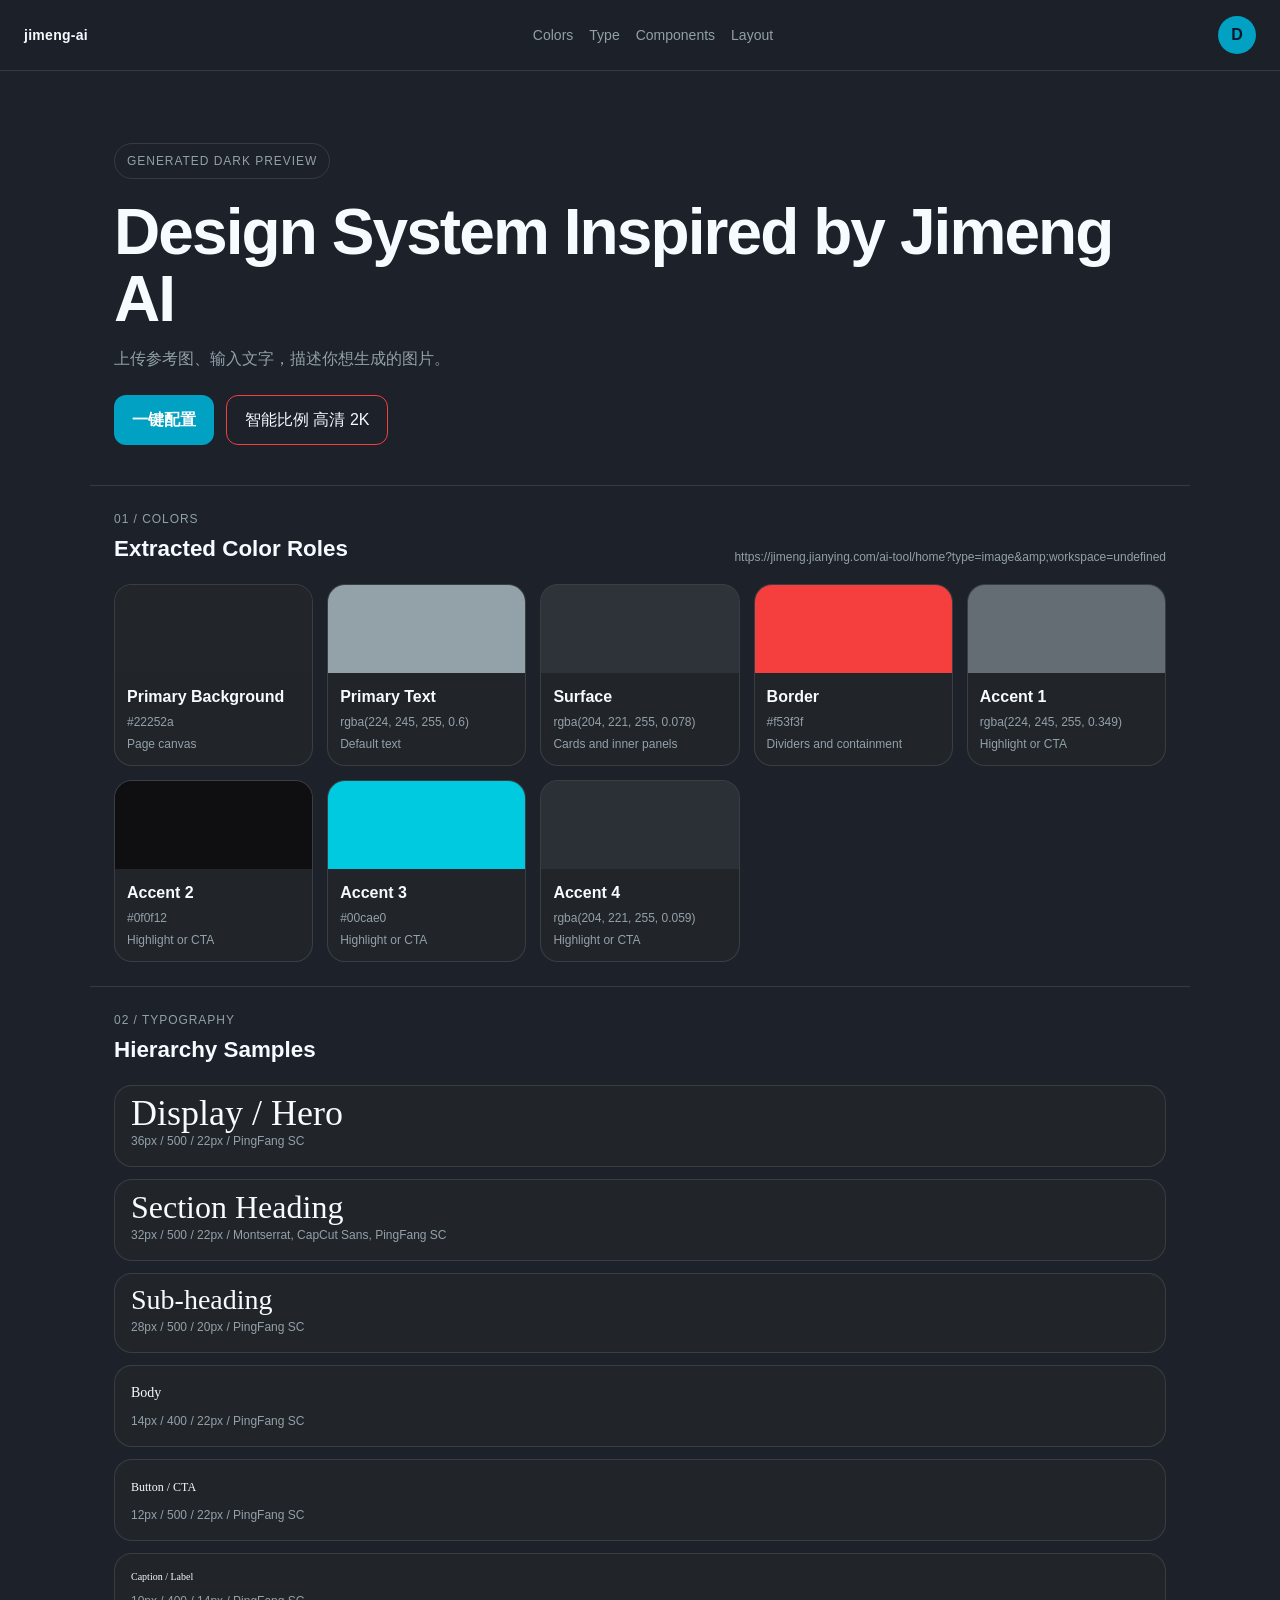
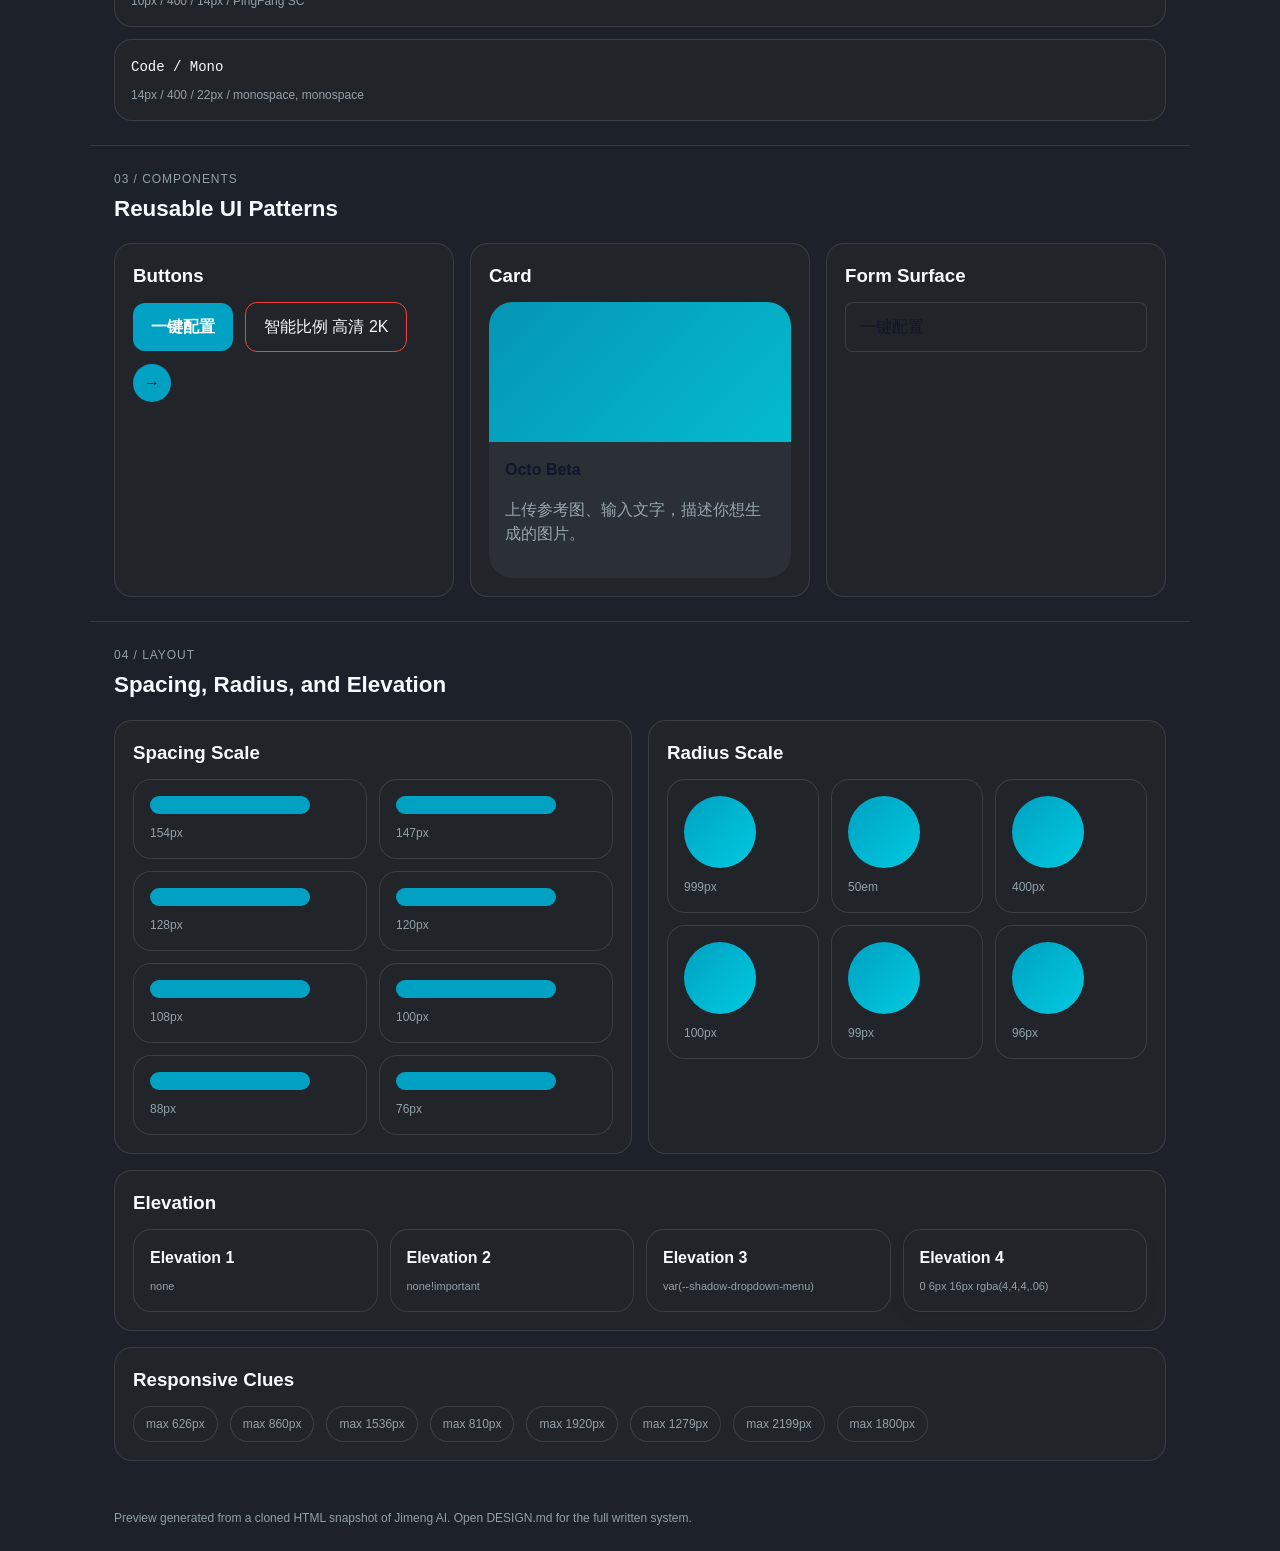
<file: design-md/jimeng/preview-dark.html>
<!DOCTYPE html>
<html lang="en">
<head>
<meta charset="UTF-8">
<meta name="viewport" content="width=device-width, initial-scale=1.0">
<title>Design System Preview: Jimeng (Dark)</title>
<style>
  :root {
    --page-bg: #1d2129;
    --page-fg: #f5fbff;
    --chrome-bg: rgba(29, 33, 41, 0.92);
    --panel-bg: rgba(34, 37, 42, 0.96);
    --panel-fg: #f5fbff;
    --divider: rgba(224, 245, 255, 0.12);
    --muted: rgba(224, 245, 255, 0.6);
    --accent: #00a1c2;
    --accent-alt: #00cae0;
    --button-bg: #00a1c2;
    --button-fg: #ffffff;
    --button-radius: 12px;
    --button-shadow: none;
    --card-bg: rgba(204, 221, 255, 0.06);
    --card-radius: 24px;
    --card-shadow: none;
    --input-bg: rgba(34, 37, 42, 0.96);
    --input-radius: 8px;
    --input-border: 1px solid rgba(224, 245, 255, 0.12);
    --font-primary: "CapCut Sans", "PingFang SC", "Hiragino Sans GB", "Microsoft YaHei", Arial, sans-serif;
    --font-mono: Montserrat, "CapCut Sans", "PingFang SC", Arial, sans-serif;
  }
  * { box-sizing: border-box; }
  body {
    margin: 0;
    background: var(--page-bg);
    color: var(--page-fg);
    font-family: var(--font-primary);
    line-height: 1.5;
  }
  a { color: inherit; text-decoration: none; }
  .nav {
    position: sticky;
    top: 0;
    z-index: 20;
    display: flex;
    align-items: center;
    justify-content: space-between;
    gap: 20px;
    padding: 16px 24px;
    background: var(--chrome-bg);
    border-bottom: 1px solid var(--divider);
    backdrop-filter: blur(18px);
  }
  .nav-brand { font-size: 14px; font-weight: 700; letter-spacing: 0.02em; }
  .nav-links { display: flex; gap: 16px; color: var(--muted); font-size: 14px; }
  .nav-chip {
    display: inline-flex;
    align-items: center;
    justify-content: center;
    min-width: 38px;
    height: 38px;
    border-radius: 999px;
    background: var(--accent);
    color: #0f172a;
    font-weight: 700;
  }
  .hero {
    max-width: 1100px;
    margin: 0 auto;
    padding: 72px 24px 40px;
  }
  .eyebrow {
    display: inline-flex;
    align-items: center;
    gap: 8px;
    padding: 8px 12px;
    border-radius: 999px;
    border: 1px solid var(--divider);
    color: var(--muted);
    font-size: 12px;
    letter-spacing: 0.08em;
    text-transform: uppercase;
  }
  .hero h1 {
    margin: 20px 0 14px;
    font-size: clamp(2.2rem, 5vw, 4.5rem);
    line-height: 1.05;
    letter-spacing: -0.03em;
  }
  .hero p {
    max-width: 760px;
    margin: 0 0 24px;
    color: var(--muted);
    font-size: 1rem;
  }
  .hero-actions { display: flex; gap: 12px; flex-wrap: wrap; }
  .btn-primary {
    display: inline-flex;
    align-items: center;
    justify-content: center;
    padding: 12px 18px;
    border-radius: var(--button-radius);
    background: var(--button-bg);
    color: var(--button-fg);
    box-shadow: var(--button-shadow);
    font-weight: 600;
  }
  .btn-secondary {
    display: inline-flex;
    align-items: center;
    justify-content: center;
    padding: 12px 18px;
    border-radius: var(--button-radius);
    border: 1px solid #f53f3f;
    color: var(--page-fg);
    background: transparent;
  }
  .section {
    max-width: 1100px;
    margin: 0 auto;
    padding: 24px;
  }
  .section-header {
    display: flex;
    align-items: end;
    justify-content: space-between;
    gap: 16px;
    margin-bottom: 18px;
  }
  .section-label {
    color: var(--muted);
    font-size: 12px;
    text-transform: uppercase;
    letter-spacing: 0.08em;
  }
  .section-title {
    font-size: 1.4rem;
    margin: 4px 0 0;
  }
  .divider {
    max-width: 1100px;
    margin: 0 auto;
    border: 0;
    border-top: 1px solid var(--divider);
  }
  .color-grid {
    display: grid;
    grid-template-columns: repeat(auto-fit, minmax(180px, 1fr));
    gap: 14px;
  }
  .color-card, .panel {
    background: var(--panel-bg);
    color: var(--panel-fg);
    border-radius: 18px;
    border: 1px solid var(--divider);
    overflow: hidden;
  }
  .swatch { height: 88px; }
  .swatch-meta { padding: 12px; }
  .swatch-name { font-weight: 700; }
  .swatch-value {
    margin-top: 4px;
    color: var(--muted);
    font-family: var(--font-mono);
    font-size: 12px;
  }
  .swatch-role { margin-top: 4px; color: var(--muted); font-size: 12px; }
  .type-list { display: grid; gap: 12px; }
  .type-row {
    padding: 16px;
    border-radius: 18px;
    background: var(--panel-bg);
    color: var(--panel-fg);
    border: 1px solid var(--divider);
  }
  .type-meta {
    margin-top: 8px;
    color: var(--muted);
    font-family: var(--font-mono);
    font-size: 12px;
  }
  .component-grid {
    display: grid;
    grid-template-columns: repeat(auto-fit, minmax(250px, 1fr));
    gap: 16px;
  }
  .panel { padding: 18px; }
  .panel h3 { margin: 0 0 12px; }
  .button-stack, .breakpoints {
    display: flex;
    gap: 12px;
    flex-wrap: wrap;
    align-items: center;
  }
  .mini-card {
    background: var(--card-bg);
    color: #0f172a;
    border-radius: var(--card-radius);
    box-shadow: var(--card-shadow);
    overflow: hidden;
  }
  .mini-card-visual {
    height: 140px;
    background: linear-gradient(135deg, var(--accent), var(--accent-alt));
    opacity: 0.9;
  }
  .mini-card-body { padding: 16px; }
  .mini-card p { color: var(--muted); }
  .input {
    width: 100%;
    padding: 12px 14px;
    border-radius: var(--input-radius);
    border: 1px solid var(--divider);
    background: var(--input-bg);
    color: #0f172a;
    font: inherit;
  }
  .meter-grid {
    display: grid;
    grid-template-columns: repeat(auto-fit, minmax(180px, 1fr));
    gap: 12px;
  }
  .meter-item, .radius-item, .elevation-card {
    padding: 16px;
    border-radius: 18px;
    background: var(--panel-bg);
    color: var(--panel-fg);
    border: 1px solid var(--divider);
  }
  .meter-bar {
    height: 18px;
    border-radius: 999px;
    background: var(--accent);
    margin-bottom: 10px;
  }
  .meter-label {
    color: var(--muted);
    font-family: var(--font-mono);
    font-size: 12px;
  }
  .radius-grid, .elevation-grid {
    display: grid;
    grid-template-columns: repeat(auto-fit, minmax(140px, 1fr));
    gap: 12px;
  }
  .radius-box {
    width: 72px;
    height: 72px;
    background: linear-gradient(135deg, var(--accent), var(--accent-alt));
    margin-bottom: 10px;
  }
  .elevation-title { font-weight: 700; margin-bottom: 8px; }
  .elevation-value {
    color: var(--muted);
    font-family: var(--font-mono);
    font-size: 11px;
    word-break: break-word;
  }
  .breakpoint-pill {
    display: inline-flex;
    align-items: center;
    padding: 8px 12px;
    border-radius: 999px;
    background: var(--panel-bg);
    border: 1px solid var(--divider);
    color: var(--muted);
    font-family: var(--font-mono);
    font-size: 12px;
  }
  .footer {
    max-width: 1100px;
    margin: 0 auto;
    padding: 24px;
    color: var(--muted);
    font-size: 12px;
  }
  .empty-note {
    color: var(--muted);
    font-size: 13px;
  }
  @media (max-width: 768px) {
    .nav-links { display: none; }
    .hero { padding-top: 48px; }
    .section { padding: 20px 16px; }
  }
</style>
</head>
<body>
  <nav class="nav">
    <div class="nav-brand">jimeng-ai</div>
    <div class="nav-links">
      <a href="#colors">Colors</a>
      <a href="#type">Type</a>
      <a href="#components">Components</a>
      <a href="#layout">Layout</a>
    </div>
    <a class="nav-chip" href="#hero">D</a>
  </nav>

  <section class="hero" id="hero">
    <div class="eyebrow">Generated Dark Preview</div>
    <h1>Design System Inspired by Jimeng AI</h1>
    <p>上传参考图、输入文字，描述你想生成的图片。</p>
    <div class="hero-actions">
      <a class="btn-primary" href="#components">一键配置</a>
      <a class="btn-secondary" href="./DESIGN.md">智能比例 高清 2K</a>
    </div>
  </section>

  <hr class="divider">

  <section class="section" id="colors">
    <div class="section-header">
      <div>
        <div class="section-label">01 / Colors</div>
        <h2 class="section-title">Extracted Color Roles</h2>
      </div>
      <div class="meter-label">https://jimeng.jianying.com/ai-tool/home?type=image&amp;amp;workspace=undefined</div>
    </div>
    <div class="color-grid">
      <div class="color-card">
          <div class="swatch" style="background:#22252a"></div>
          <div class="swatch-meta">
            <div class="swatch-name">Primary Background</div>
            <div class="swatch-value">#22252a</div>
            <div class="swatch-role">Page canvas</div>
          </div>
        </div>
<div class="color-card">
          <div class="swatch" style="background:rgba(224, 245, 255, 0.6)"></div>
          <div class="swatch-meta">
            <div class="swatch-name">Primary Text</div>
            <div class="swatch-value">rgba(224, 245, 255, 0.6)</div>
            <div class="swatch-role">Default text</div>
          </div>
        </div>
<div class="color-card">
          <div class="swatch" style="background:rgba(204, 221, 255, 0.078)"></div>
          <div class="swatch-meta">
            <div class="swatch-name">Surface</div>
            <div class="swatch-value">rgba(204, 221, 255, 0.078)</div>
            <div class="swatch-role">Cards and inner panels</div>
          </div>
        </div>
<div class="color-card">
          <div class="swatch" style="background:#f53f3f"></div>
          <div class="swatch-meta">
            <div class="swatch-name">Border</div>
            <div class="swatch-value">#f53f3f</div>
            <div class="swatch-role">Dividers and containment</div>
          </div>
        </div>
<div class="color-card">
          <div class="swatch" style="background:rgba(224, 245, 255, 0.349)"></div>
          <div class="swatch-meta">
            <div class="swatch-name">Accent 1</div>
            <div class="swatch-value">rgba(224, 245, 255, 0.349)</div>
            <div class="swatch-role">Highlight or CTA</div>
          </div>
        </div>
<div class="color-card">
          <div class="swatch" style="background:#0f0f12"></div>
          <div class="swatch-meta">
            <div class="swatch-name">Accent 2</div>
            <div class="swatch-value">#0f0f12</div>
            <div class="swatch-role">Highlight or CTA</div>
          </div>
        </div>
<div class="color-card">
          <div class="swatch" style="background:#00cae0"></div>
          <div class="swatch-meta">
            <div class="swatch-name">Accent 3</div>
            <div class="swatch-value">#00cae0</div>
            <div class="swatch-role">Highlight or CTA</div>
          </div>
        </div>
<div class="color-card">
          <div class="swatch" style="background:rgba(204, 221, 255, 0.059)"></div>
          <div class="swatch-meta">
            <div class="swatch-name">Accent 4</div>
            <div class="swatch-value">rgba(204, 221, 255, 0.059)</div>
            <div class="swatch-role">Highlight or CTA</div>
          </div>
        </div>
    </div>
  </section>

  <hr class="divider">

  <section class="section" id="type">
    <div class="section-header">
      <div>
        <div class="section-label">02 / Typography</div>
        <h2 class="section-title">Hierarchy Samples</h2>
      </div>
    </div>
    <div class="type-list">
      <div class="type-row">
          <div class="type-sample" style="font-size:36px;font-weight:500;line-height:22px;letter-spacing:normal;font-family:PingFang SC;">
            Display / Hero
          </div>
          <div class="type-meta">36px / 500 / 22px / PingFang SC</div>
        </div>
<div class="type-row">
          <div class="type-sample" style="font-size:32px;font-weight:500;line-height:22px;letter-spacing:normal;font-family:Montserrat, CapCut Sans, PingFang SC;">
            Section Heading
          </div>
          <div class="type-meta">32px / 500 / 22px / Montserrat, CapCut Sans, PingFang SC</div>
        </div>
<div class="type-row">
          <div class="type-sample" style="font-size:28px;font-weight:500;line-height:20px;letter-spacing:normal;font-family:PingFang SC;">
            Sub-heading
          </div>
          <div class="type-meta">28px / 500 / 20px / PingFang SC</div>
        </div>
<div class="type-row">
          <div class="type-sample" style="font-size:14px;font-weight:400;line-height:22px;letter-spacing:0;font-family:PingFang SC;">
            Body
          </div>
          <div class="type-meta">14px / 400 / 22px / PingFang SC</div>
        </div>
<div class="type-row">
          <div class="type-sample" style="font-size:12px;font-weight:500;line-height:22px;letter-spacing:normal;font-family:PingFang SC;">
            Button / CTA
          </div>
          <div class="type-meta">12px / 500 / 22px / PingFang SC</div>
        </div>
<div class="type-row">
          <div class="type-sample" style="font-size:10px;font-weight:400;line-height:14px;letter-spacing:normal;font-family:PingFang SC;">
            Caption / Label
          </div>
          <div class="type-meta">10px / 400 / 14px / PingFang SC</div>
        </div>
<div class="type-row">
          <div class="type-sample" style="font-size:14px;font-weight:400;line-height:22px;letter-spacing:normal;font-family:monospace, monospace;">
            Code / Mono
          </div>
          <div class="type-meta">14px / 400 / 22px / monospace, monospace</div>
        </div>
    </div>
  </section>

  <hr class="divider">

  <section class="section" id="components">
    <div class="section-header">
      <div>
        <div class="section-label">03 / Components</div>
        <h2 class="section-title">Reusable UI Patterns</h2>
      </div>
    </div>
    <div class="component-grid">
      <div class="panel">
        <h3>Buttons</h3>
        <div class="button-stack">
          <a class="btn-primary" href="#">一键配置</a>
          <a class="btn-secondary" href="#">智能比例 高清 2K</a>
          <a class="nav-chip" href="#">&rarr;</a>
        </div>
      </div>
      <div class="panel">
        <h3>Card</h3>
        <div class="mini-card">
          <div class="mini-card-visual"></div>
          <div class="mini-card-body">
            <strong>Octo Beta</strong>
            <p>上传参考图、输入文字，描述你想生成的图片。</p>
          </div>
        </div>
      </div>
      <div class="panel">
        <h3>Form Surface</h3>
        <input class="input" value="一键配置" aria-label="Input sample">
      </div>
    </div>
  </section>

  <hr class="divider">

  <section class="section" id="layout">
    <div class="section-header">
      <div>
        <div class="section-label">04 / Layout</div>
        <h2 class="section-title">Spacing, Radius, and Elevation</h2>
      </div>
    </div>
    <div class="component-grid">
      <div class="panel">
        <h3>Spacing Scale</h3>
        <div class="meter-grid"><div class="meter-item">
          <div class="meter-bar" style="width:160px;"></div>
          <div class="meter-label">154px</div>
        </div>
<div class="meter-item">
          <div class="meter-bar" style="width:160px;"></div>
          <div class="meter-label">147px</div>
        </div>
<div class="meter-item">
          <div class="meter-bar" style="width:160px;"></div>
          <div class="meter-label">128px</div>
        </div>
<div class="meter-item">
          <div class="meter-bar" style="width:160px;"></div>
          <div class="meter-label">120px</div>
        </div>
<div class="meter-item">
          <div class="meter-bar" style="width:160px;"></div>
          <div class="meter-label">108px</div>
        </div>
<div class="meter-item">
          <div class="meter-bar" style="width:160px;"></div>
          <div class="meter-label">100px</div>
        </div>
<div class="meter-item">
          <div class="meter-bar" style="width:160px;"></div>
          <div class="meter-label">88px</div>
        </div>
<div class="meter-item">
          <div class="meter-bar" style="width:160px;"></div>
          <div class="meter-label">76px</div>
        </div></div>
      </div>
      <div class="panel">
        <h3>Radius Scale</h3>
        <div class="radius-grid"><div class="radius-item">
          <div class="radius-box" style="border-radius:999px"></div>
          <div class="meter-label">999px</div>
        </div>
<div class="radius-item">
          <div class="radius-box" style="border-radius:50em"></div>
          <div class="meter-label">50em</div>
        </div>
<div class="radius-item">
          <div class="radius-box" style="border-radius:400px"></div>
          <div class="meter-label">400px</div>
        </div>
<div class="radius-item">
          <div class="radius-box" style="border-radius:100px"></div>
          <div class="meter-label">100px</div>
        </div>
<div class="radius-item">
          <div class="radius-box" style="border-radius:99px"></div>
          <div class="meter-label">99px</div>
        </div>
<div class="radius-item">
          <div class="radius-box" style="border-radius:96px"></div>
          <div class="meter-label">96px</div>
        </div></div>
      </div>
    </div>
    <div style="height:16px"></div>
    <div class="panel">
      <h3>Elevation</h3>
      <div class="elevation-grid"><div class="elevation-card" style="box-shadow:none">
          <div class="elevation-title">Elevation 1</div>
          <div class="elevation-value">none</div>
        </div>
<div class="elevation-card" style="box-shadow:none!important">
          <div class="elevation-title">Elevation 2</div>
          <div class="elevation-value">none!important</div>
        </div>
<div class="elevation-card" style="box-shadow:var(--shadow-dropdown-menu)">
          <div class="elevation-title">Elevation 3</div>
          <div class="elevation-value">var(--shadow-dropdown-menu)</div>
        </div>
<div class="elevation-card" style="box-shadow:0 6px 16px rgba(4,4,4,.06)">
          <div class="elevation-title">Elevation 4</div>
          <div class="elevation-value">0 6px 16px rgba(4,4,4,.06)</div>
        </div></div>
    </div>
    <div style="height:16px"></div>
    <div class="panel">
      <h3>Responsive Clues</h3>
      <div class="breakpoints"><span class="breakpoint-pill">max 626px</span>
<span class="breakpoint-pill">max 860px</span>
<span class="breakpoint-pill">max 1536px</span>
<span class="breakpoint-pill">max 810px</span>
<span class="breakpoint-pill">max 1920px</span>
<span class="breakpoint-pill">max 1279px</span>
<span class="breakpoint-pill">max 2199px</span>
<span class="breakpoint-pill">max 1800px</span></div>
    </div>
  </section>

  <footer class="footer">
    Preview generated from a cloned HTML snapshot of Jimeng AI. Open <a href="./DESIGN.md">DESIGN.md</a> for the full written system.
  </footer>
</body>
</html>
</file>
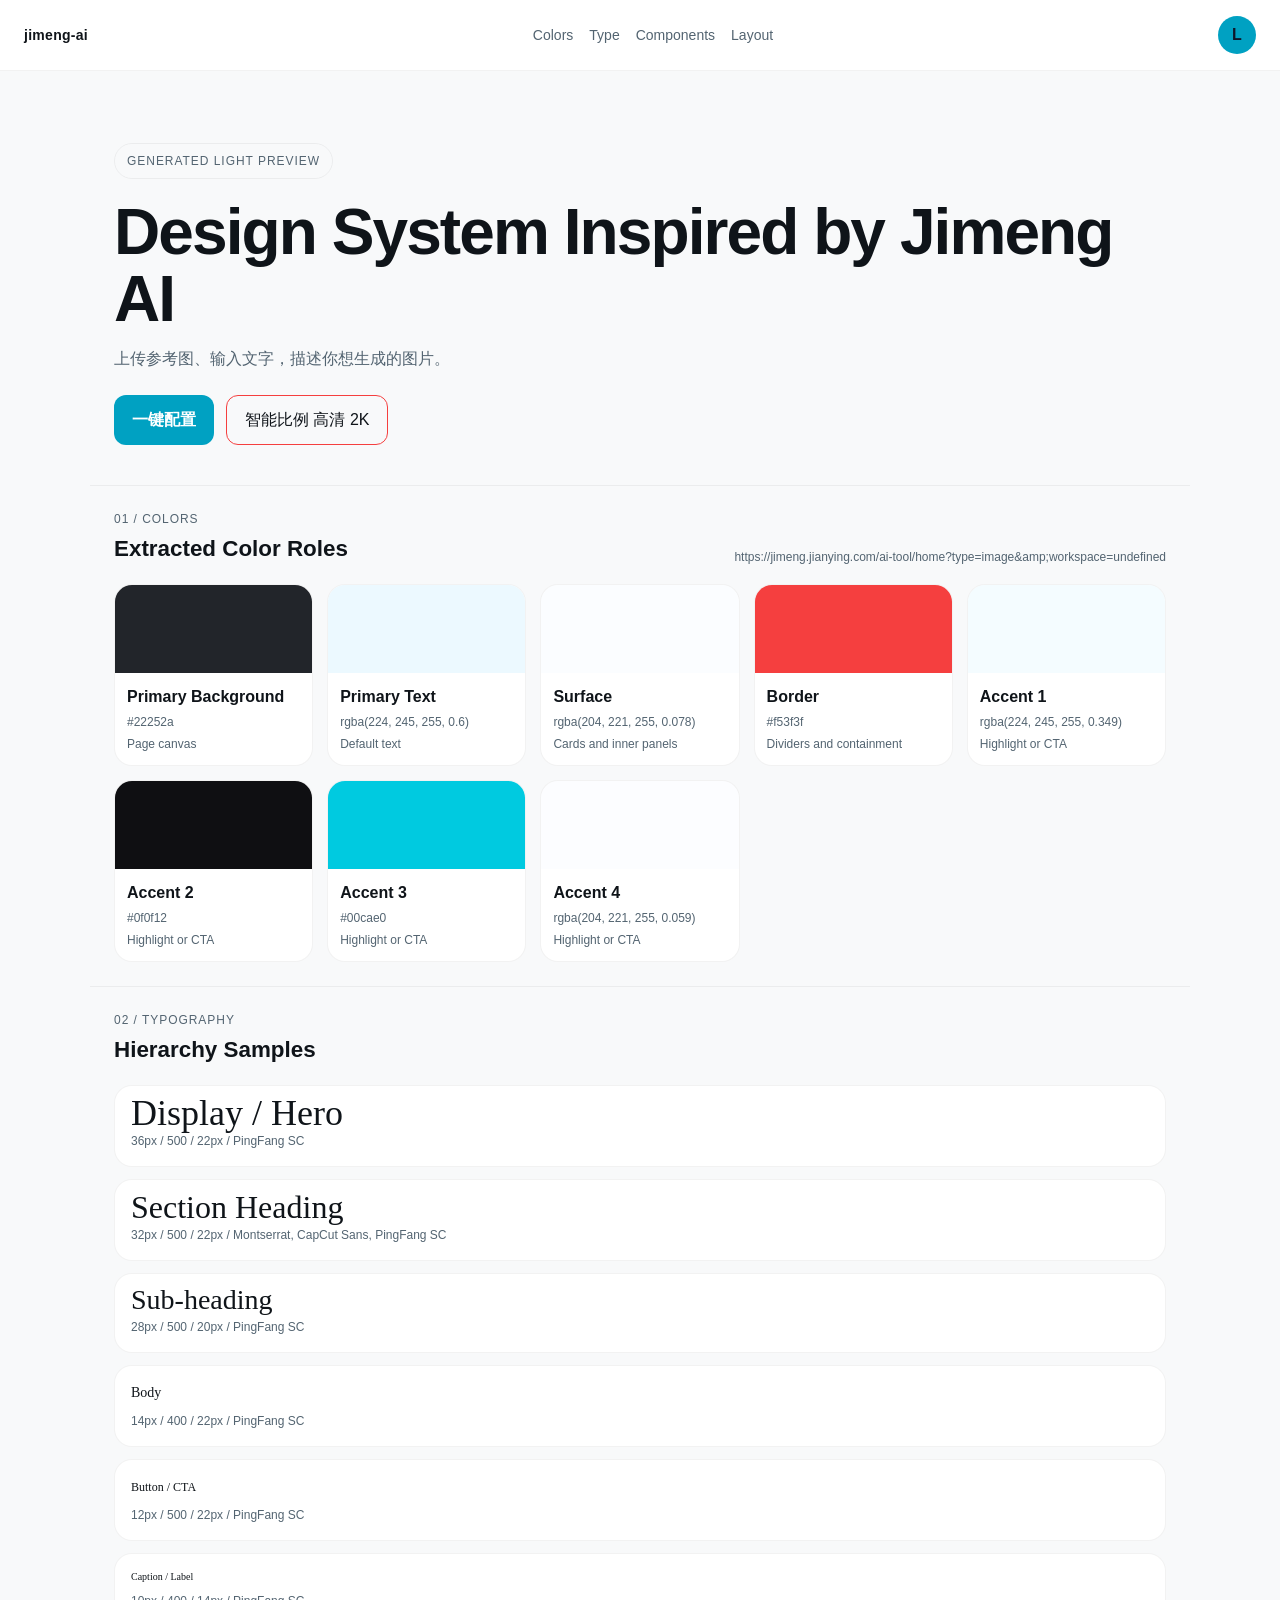
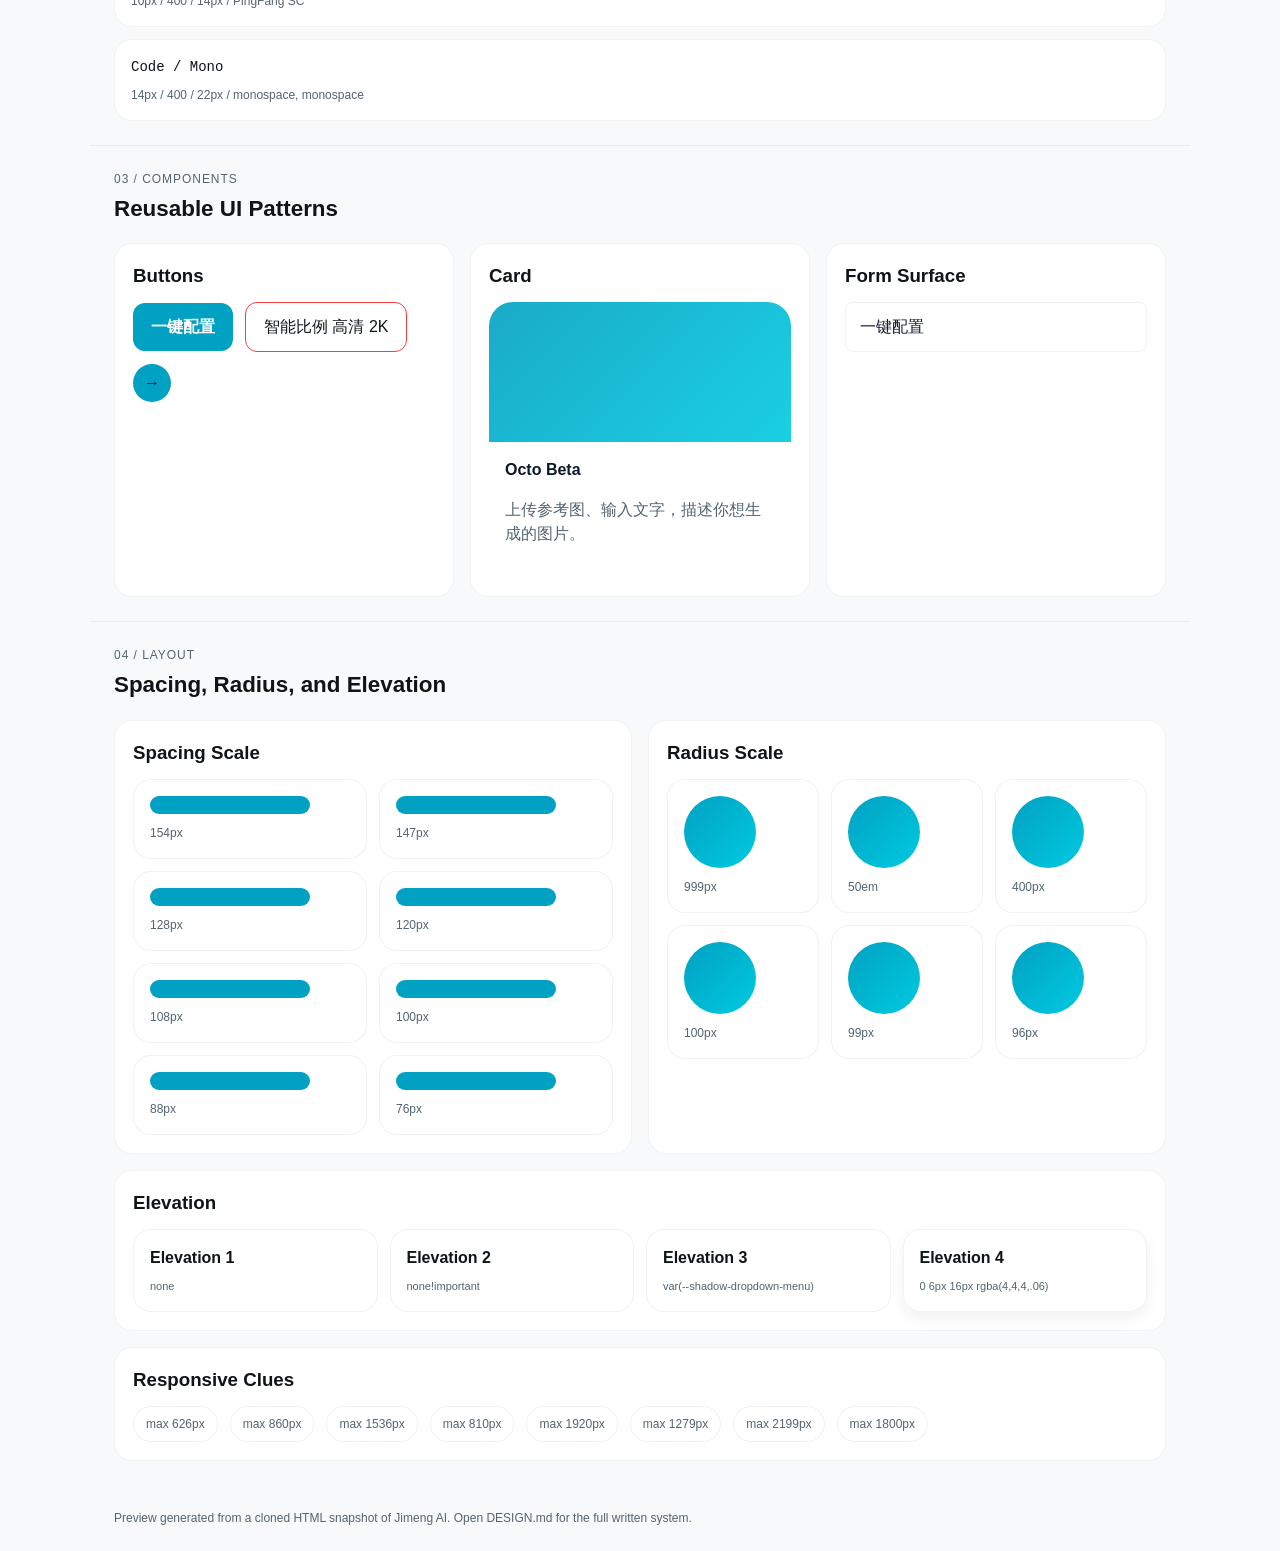
<file: design-md/jimeng/preview.html>
<!DOCTYPE html>
<html lang="en">
<head>
<meta charset="UTF-8">
<meta name="viewport" content="width=device-width, initial-scale=1.0">
<title>Design System Preview: Jimeng (Light)</title>
<style>
  :root {
    --page-bg: #f8f9fa;
    --page-fg: #0f1419;
    --chrome-bg: rgba(255, 255, 255, 0.96);
    --panel-bg: rgba(255, 255, 255, 0.92);
    --panel-fg: #0f1419;
    --divider: rgba(0, 0, 0, 0.05);
    --muted: #536471;
    --accent: #00a1c2;
    --accent-alt: #00cae0;
    --button-bg: #00a1c2;
    --button-fg: #ffffff;
    --button-radius: 12px;
    --button-shadow: none;
    --card-bg: rgba(255, 255, 255, 0.92);
    --card-radius: 24px;
    --card-shadow: none;
    --input-bg: rgba(255, 255, 255, 0.92);
    --input-radius: 8px;
    --input-border: 1px solid rgba(0, 0, 0, 0.07);
    --font-primary: "CapCut Sans", "PingFang SC", "Hiragino Sans GB", "Microsoft YaHei", Arial, sans-serif;
    --font-mono: Montserrat, "CapCut Sans", "PingFang SC", Arial, sans-serif;
  }
  * { box-sizing: border-box; }
  body {
    margin: 0;
    background: var(--page-bg);
    color: var(--page-fg);
    font-family: var(--font-primary);
    line-height: 1.5;
  }
  a { color: inherit; text-decoration: none; }
  .nav {
    position: sticky;
    top: 0;
    z-index: 20;
    display: flex;
    align-items: center;
    justify-content: space-between;
    gap: 20px;
    padding: 16px 24px;
    background: var(--chrome-bg);
    border-bottom: 1px solid var(--divider);
    backdrop-filter: blur(18px);
  }
  .nav-brand { font-size: 14px; font-weight: 700; letter-spacing: 0.02em; }
  .nav-links { display: flex; gap: 16px; color: var(--muted); font-size: 14px; }
  .nav-chip {
    display: inline-flex;
    align-items: center;
    justify-content: center;
    min-width: 38px;
    height: 38px;
    border-radius: 999px;
    background: var(--accent);
    color: #0f172a;
    font-weight: 700;
  }
  .hero {
    max-width: 1100px;
    margin: 0 auto;
    padding: 72px 24px 40px;
  }
  .eyebrow {
    display: inline-flex;
    align-items: center;
    gap: 8px;
    padding: 8px 12px;
    border-radius: 999px;
    border: 1px solid var(--divider);
    color: var(--muted);
    font-size: 12px;
    letter-spacing: 0.08em;
    text-transform: uppercase;
  }
  .hero h1 {
    margin: 20px 0 14px;
    font-size: clamp(2.2rem, 5vw, 4.5rem);
    line-height: 1.05;
    letter-spacing: -0.03em;
  }
  .hero p {
    max-width: 760px;
    margin: 0 0 24px;
    color: var(--muted);
    font-size: 1rem;
  }
  .hero-actions { display: flex; gap: 12px; flex-wrap: wrap; }
  .btn-primary {
    display: inline-flex;
    align-items: center;
    justify-content: center;
    padding: 12px 18px;
    border-radius: var(--button-radius);
    background: var(--button-bg);
    color: var(--button-fg);
    box-shadow: var(--button-shadow);
    font-weight: 600;
  }
  .btn-secondary {
    display: inline-flex;
    align-items: center;
    justify-content: center;
    padding: 12px 18px;
    border-radius: var(--button-radius);
    border: 1px solid #f53f3f;
    color: var(--page-fg);
    background: transparent;
  }
  .section {
    max-width: 1100px;
    margin: 0 auto;
    padding: 24px;
  }
  .section-header {
    display: flex;
    align-items: end;
    justify-content: space-between;
    gap: 16px;
    margin-bottom: 18px;
  }
  .section-label {
    color: var(--muted);
    font-size: 12px;
    text-transform: uppercase;
    letter-spacing: 0.08em;
  }
  .section-title {
    font-size: 1.4rem;
    margin: 4px 0 0;
  }
  .divider {
    max-width: 1100px;
    margin: 0 auto;
    border: 0;
    border-top: 1px solid var(--divider);
  }
  .color-grid {
    display: grid;
    grid-template-columns: repeat(auto-fit, minmax(180px, 1fr));
    gap: 14px;
  }
  .color-card, .panel {
    background: var(--panel-bg);
    color: var(--panel-fg);
    border-radius: 18px;
    border: 1px solid var(--divider);
    overflow: hidden;
  }
  .swatch { height: 88px; }
  .swatch-meta { padding: 12px; }
  .swatch-name { font-weight: 700; }
  .swatch-value {
    margin-top: 4px;
    color: var(--muted);
    font-family: var(--font-mono);
    font-size: 12px;
  }
  .swatch-role { margin-top: 4px; color: var(--muted); font-size: 12px; }
  .type-list { display: grid; gap: 12px; }
  .type-row {
    padding: 16px;
    border-radius: 18px;
    background: var(--panel-bg);
    color: var(--panel-fg);
    border: 1px solid var(--divider);
  }
  .type-meta {
    margin-top: 8px;
    color: var(--muted);
    font-family: var(--font-mono);
    font-size: 12px;
  }
  .component-grid {
    display: grid;
    grid-template-columns: repeat(auto-fit, minmax(250px, 1fr));
    gap: 16px;
  }
  .panel { padding: 18px; }
  .panel h3 { margin: 0 0 12px; }
  .button-stack, .breakpoints {
    display: flex;
    gap: 12px;
    flex-wrap: wrap;
    align-items: center;
  }
  .mini-card {
    background: var(--card-bg);
    color: #0f172a;
    border-radius: var(--card-radius);
    box-shadow: var(--card-shadow);
    overflow: hidden;
  }
  .mini-card-visual {
    height: 140px;
    background: linear-gradient(135deg, var(--accent), var(--accent-alt));
    opacity: 0.9;
  }
  .mini-card-body { padding: 16px; }
  .mini-card p { color: var(--muted); }
  .input {
    width: 100%;
    padding: 12px 14px;
    border-radius: var(--input-radius);
    border: 1px solid var(--divider);
    background: var(--input-bg);
    color: #0f172a;
    font: inherit;
  }
  .meter-grid {
    display: grid;
    grid-template-columns: repeat(auto-fit, minmax(180px, 1fr));
    gap: 12px;
  }
  .meter-item, .radius-item, .elevation-card {
    padding: 16px;
    border-radius: 18px;
    background: var(--panel-bg);
    color: var(--panel-fg);
    border: 1px solid var(--divider);
  }
  .meter-bar {
    height: 18px;
    border-radius: 999px;
    background: var(--accent);
    margin-bottom: 10px;
  }
  .meter-label {
    color: var(--muted);
    font-family: var(--font-mono);
    font-size: 12px;
  }
  .radius-grid, .elevation-grid {
    display: grid;
    grid-template-columns: repeat(auto-fit, minmax(140px, 1fr));
    gap: 12px;
  }
  .radius-box {
    width: 72px;
    height: 72px;
    background: linear-gradient(135deg, var(--accent), var(--accent-alt));
    margin-bottom: 10px;
  }
  .elevation-title { font-weight: 700; margin-bottom: 8px; }
  .elevation-value {
    color: var(--muted);
    font-family: var(--font-mono);
    font-size: 11px;
    word-break: break-word;
  }
  .breakpoint-pill {
    display: inline-flex;
    align-items: center;
    padding: 8px 12px;
    border-radius: 999px;
    background: var(--panel-bg);
    border: 1px solid var(--divider);
    color: var(--muted);
    font-family: var(--font-mono);
    font-size: 12px;
  }
  .footer {
    max-width: 1100px;
    margin: 0 auto;
    padding: 24px;
    color: var(--muted);
    font-size: 12px;
  }
  .empty-note {
    color: var(--muted);
    font-size: 13px;
  }
  @media (max-width: 768px) {
    .nav-links { display: none; }
    .hero { padding-top: 48px; }
    .section { padding: 20px 16px; }
  }
</style>
</head>
<body>
  <nav class="nav">
    <div class="nav-brand">jimeng-ai</div>
    <div class="nav-links">
      <a href="#colors">Colors</a>
      <a href="#type">Type</a>
      <a href="#components">Components</a>
      <a href="#layout">Layout</a>
    </div>
    <a class="nav-chip" href="#hero">L</a>
  </nav>

  <section class="hero" id="hero">
    <div class="eyebrow">Generated Light Preview</div>
    <h1>Design System Inspired by Jimeng AI</h1>
    <p>上传参考图、输入文字，描述你想生成的图片。</p>
    <div class="hero-actions">
      <a class="btn-primary" href="#components">一键配置</a>
      <a class="btn-secondary" href="./DESIGN.md">智能比例 高清 2K</a>
    </div>
  </section>

  <hr class="divider">

  <section class="section" id="colors">
    <div class="section-header">
      <div>
        <div class="section-label">01 / Colors</div>
        <h2 class="section-title">Extracted Color Roles</h2>
      </div>
      <div class="meter-label">https://jimeng.jianying.com/ai-tool/home?type=image&amp;amp;workspace=undefined</div>
    </div>
    <div class="color-grid">
      <div class="color-card">
          <div class="swatch" style="background:#22252a"></div>
          <div class="swatch-meta">
            <div class="swatch-name">Primary Background</div>
            <div class="swatch-value">#22252a</div>
            <div class="swatch-role">Page canvas</div>
          </div>
        </div>
<div class="color-card">
          <div class="swatch" style="background:rgba(224, 245, 255, 0.6)"></div>
          <div class="swatch-meta">
            <div class="swatch-name">Primary Text</div>
            <div class="swatch-value">rgba(224, 245, 255, 0.6)</div>
            <div class="swatch-role">Default text</div>
          </div>
        </div>
<div class="color-card">
          <div class="swatch" style="background:rgba(204, 221, 255, 0.078)"></div>
          <div class="swatch-meta">
            <div class="swatch-name">Surface</div>
            <div class="swatch-value">rgba(204, 221, 255, 0.078)</div>
            <div class="swatch-role">Cards and inner panels</div>
          </div>
        </div>
<div class="color-card">
          <div class="swatch" style="background:#f53f3f"></div>
          <div class="swatch-meta">
            <div class="swatch-name">Border</div>
            <div class="swatch-value">#f53f3f</div>
            <div class="swatch-role">Dividers and containment</div>
          </div>
        </div>
<div class="color-card">
          <div class="swatch" style="background:rgba(224, 245, 255, 0.349)"></div>
          <div class="swatch-meta">
            <div class="swatch-name">Accent 1</div>
            <div class="swatch-value">rgba(224, 245, 255, 0.349)</div>
            <div class="swatch-role">Highlight or CTA</div>
          </div>
        </div>
<div class="color-card">
          <div class="swatch" style="background:#0f0f12"></div>
          <div class="swatch-meta">
            <div class="swatch-name">Accent 2</div>
            <div class="swatch-value">#0f0f12</div>
            <div class="swatch-role">Highlight or CTA</div>
          </div>
        </div>
<div class="color-card">
          <div class="swatch" style="background:#00cae0"></div>
          <div class="swatch-meta">
            <div class="swatch-name">Accent 3</div>
            <div class="swatch-value">#00cae0</div>
            <div class="swatch-role">Highlight or CTA</div>
          </div>
        </div>
<div class="color-card">
          <div class="swatch" style="background:rgba(204, 221, 255, 0.059)"></div>
          <div class="swatch-meta">
            <div class="swatch-name">Accent 4</div>
            <div class="swatch-value">rgba(204, 221, 255, 0.059)</div>
            <div class="swatch-role">Highlight or CTA</div>
          </div>
        </div>
    </div>
  </section>

  <hr class="divider">

  <section class="section" id="type">
    <div class="section-header">
      <div>
        <div class="section-label">02 / Typography</div>
        <h2 class="section-title">Hierarchy Samples</h2>
      </div>
    </div>
    <div class="type-list">
      <div class="type-row">
          <div class="type-sample" style="font-size:36px;font-weight:500;line-height:22px;letter-spacing:normal;font-family:PingFang SC;">
            Display / Hero
          </div>
          <div class="type-meta">36px / 500 / 22px / PingFang SC</div>
        </div>
<div class="type-row">
          <div class="type-sample" style="font-size:32px;font-weight:500;line-height:22px;letter-spacing:normal;font-family:Montserrat, CapCut Sans, PingFang SC;">
            Section Heading
          </div>
          <div class="type-meta">32px / 500 / 22px / Montserrat, CapCut Sans, PingFang SC</div>
        </div>
<div class="type-row">
          <div class="type-sample" style="font-size:28px;font-weight:500;line-height:20px;letter-spacing:normal;font-family:PingFang SC;">
            Sub-heading
          </div>
          <div class="type-meta">28px / 500 / 20px / PingFang SC</div>
        </div>
<div class="type-row">
          <div class="type-sample" style="font-size:14px;font-weight:400;line-height:22px;letter-spacing:0;font-family:PingFang SC;">
            Body
          </div>
          <div class="type-meta">14px / 400 / 22px / PingFang SC</div>
        </div>
<div class="type-row">
          <div class="type-sample" style="font-size:12px;font-weight:500;line-height:22px;letter-spacing:normal;font-family:PingFang SC;">
            Button / CTA
          </div>
          <div class="type-meta">12px / 500 / 22px / PingFang SC</div>
        </div>
<div class="type-row">
          <div class="type-sample" style="font-size:10px;font-weight:400;line-height:14px;letter-spacing:normal;font-family:PingFang SC;">
            Caption / Label
          </div>
          <div class="type-meta">10px / 400 / 14px / PingFang SC</div>
        </div>
<div class="type-row">
          <div class="type-sample" style="font-size:14px;font-weight:400;line-height:22px;letter-spacing:normal;font-family:monospace, monospace;">
            Code / Mono
          </div>
          <div class="type-meta">14px / 400 / 22px / monospace, monospace</div>
        </div>
    </div>
  </section>

  <hr class="divider">

  <section class="section" id="components">
    <div class="section-header">
      <div>
        <div class="section-label">03 / Components</div>
        <h2 class="section-title">Reusable UI Patterns</h2>
      </div>
    </div>
    <div class="component-grid">
      <div class="panel">
        <h3>Buttons</h3>
        <div class="button-stack">
          <a class="btn-primary" href="#">一键配置</a>
          <a class="btn-secondary" href="#">智能比例 高清 2K</a>
          <a class="nav-chip" href="#">&rarr;</a>
        </div>
      </div>
      <div class="panel">
        <h3>Card</h3>
        <div class="mini-card">
          <div class="mini-card-visual"></div>
          <div class="mini-card-body">
            <strong>Octo Beta</strong>
            <p>上传参考图、输入文字，描述你想生成的图片。</p>
          </div>
        </div>
      </div>
      <div class="panel">
        <h3>Form Surface</h3>
        <input class="input" value="一键配置" aria-label="Input sample">
      </div>
    </div>
  </section>

  <hr class="divider">

  <section class="section" id="layout">
    <div class="section-header">
      <div>
        <div class="section-label">04 / Layout</div>
        <h2 class="section-title">Spacing, Radius, and Elevation</h2>
      </div>
    </div>
    <div class="component-grid">
      <div class="panel">
        <h3>Spacing Scale</h3>
        <div class="meter-grid"><div class="meter-item">
          <div class="meter-bar" style="width:160px;"></div>
          <div class="meter-label">154px</div>
        </div>
<div class="meter-item">
          <div class="meter-bar" style="width:160px;"></div>
          <div class="meter-label">147px</div>
        </div>
<div class="meter-item">
          <div class="meter-bar" style="width:160px;"></div>
          <div class="meter-label">128px</div>
        </div>
<div class="meter-item">
          <div class="meter-bar" style="width:160px;"></div>
          <div class="meter-label">120px</div>
        </div>
<div class="meter-item">
          <div class="meter-bar" style="width:160px;"></div>
          <div class="meter-label">108px</div>
        </div>
<div class="meter-item">
          <div class="meter-bar" style="width:160px;"></div>
          <div class="meter-label">100px</div>
        </div>
<div class="meter-item">
          <div class="meter-bar" style="width:160px;"></div>
          <div class="meter-label">88px</div>
        </div>
<div class="meter-item">
          <div class="meter-bar" style="width:160px;"></div>
          <div class="meter-label">76px</div>
        </div></div>
      </div>
      <div class="panel">
        <h3>Radius Scale</h3>
        <div class="radius-grid"><div class="radius-item">
          <div class="radius-box" style="border-radius:999px"></div>
          <div class="meter-label">999px</div>
        </div>
<div class="radius-item">
          <div class="radius-box" style="border-radius:50em"></div>
          <div class="meter-label">50em</div>
        </div>
<div class="radius-item">
          <div class="radius-box" style="border-radius:400px"></div>
          <div class="meter-label">400px</div>
        </div>
<div class="radius-item">
          <div class="radius-box" style="border-radius:100px"></div>
          <div class="meter-label">100px</div>
        </div>
<div class="radius-item">
          <div class="radius-box" style="border-radius:99px"></div>
          <div class="meter-label">99px</div>
        </div>
<div class="radius-item">
          <div class="radius-box" style="border-radius:96px"></div>
          <div class="meter-label">96px</div>
        </div></div>
      </div>
    </div>
    <div style="height:16px"></div>
    <div class="panel">
      <h3>Elevation</h3>
      <div class="elevation-grid"><div class="elevation-card" style="box-shadow:none">
          <div class="elevation-title">Elevation 1</div>
          <div class="elevation-value">none</div>
        </div>
<div class="elevation-card" style="box-shadow:none!important">
          <div class="elevation-title">Elevation 2</div>
          <div class="elevation-value">none!important</div>
        </div>
<div class="elevation-card" style="box-shadow:var(--shadow-dropdown-menu)">
          <div class="elevation-title">Elevation 3</div>
          <div class="elevation-value">var(--shadow-dropdown-menu)</div>
        </div>
<div class="elevation-card" style="box-shadow:0 6px 16px rgba(4,4,4,.06)">
          <div class="elevation-title">Elevation 4</div>
          <div class="elevation-value">0 6px 16px rgba(4,4,4,.06)</div>
        </div></div>
    </div>
    <div style="height:16px"></div>
    <div class="panel">
      <h3>Responsive Clues</h3>
      <div class="breakpoints"><span class="breakpoint-pill">max 626px</span>
<span class="breakpoint-pill">max 860px</span>
<span class="breakpoint-pill">max 1536px</span>
<span class="breakpoint-pill">max 810px</span>
<span class="breakpoint-pill">max 1920px</span>
<span class="breakpoint-pill">max 1279px</span>
<span class="breakpoint-pill">max 2199px</span>
<span class="breakpoint-pill">max 1800px</span></div>
    </div>
  </section>

  <footer class="footer">
    Preview generated from a cloned HTML snapshot of Jimeng AI. Open <a href="./DESIGN.md">DESIGN.md</a> for the full written system.
  </footer>
</body>
</html>
</file>
<file: assets/source/css/161561b16f85c54a.css>
*,:after,:before{--tw-border-spacing-x:0;--tw-border-spacing-y:0;--tw-translate-x:0;--tw-translate-y:0;--tw-rotate:0;--tw-skew-x:0;--tw-skew-y:0;--tw-scale-x:1;--tw-scale-y:1;--tw-pan-x: ;--tw-pan-y: ;--tw-pinch-zoom: ;--tw-scroll-snap-strictness:proximity;--tw-gradient-from-position: ;--tw-gradient-via-position: ;--tw-gradient-to-position: ;--tw-ordinal: ;--tw-slashed-zero: ;--tw-numeric-figure: ;--tw-numeric-spacing: ;--tw-numeric-fraction: ;--tw-ring-inset: ;--tw-ring-offset-width:0px;--tw-ring-offset-color:#fff;--tw-ring-color:#3b82f680;--tw-ring-offset-shadow:0 0 #0000;--tw-ring-shadow:0 0 #0000;--tw-shadow:0 0 #0000;--tw-shadow-colored:0 0 #0000;--tw-blur: ;--tw-brightness: ;--tw-contrast: ;--tw-grayscale: ;--tw-hue-rotate: ;--tw-invert: ;--tw-saturate: ;--tw-sepia: ;--tw-drop-shadow: ;--tw-backdrop-blur: ;--tw-backdrop-brightness: ;--tw-backdrop-contrast: ;--tw-backdrop-grayscale: ;--tw-backdrop-hue-rotate: ;--tw-backdrop-invert: ;--tw-backdrop-opacity: ;--tw-backdrop-saturate: ;--tw-backdrop-sepia: ;--tw-contain-size: ;--tw-contain-layout: ;--tw-contain-paint: ;--tw-contain-style: }::backdrop{--tw-border-spacing-x:0;--tw-border-spacing-y:0;--tw-translate-x:0;--tw-translate-y:0;--tw-rotate:0;--tw-skew-x:0;--tw-skew-y:0;--tw-scale-x:1;--tw-scale-y:1;--tw-pan-x: ;--tw-pan-y: ;--tw-pinch-zoom: ;--tw-scroll-snap-strictness:proximity;--tw-gradient-from-position: ;--tw-gradient-via-position: ;--tw-gradient-to-position: ;--tw-ordinal: ;--tw-slashed-zero: ;--tw-numeric-figure: ;--tw-numeric-spacing: ;--tw-numeric-fraction: ;--tw-ring-inset: ;--tw-ring-offset-width:0px;--tw-ring-offset-color:#fff;--tw-ring-color:#3b82f680;--tw-ring-offset-shadow:0 0 #0000;--tw-ring-shadow:0 0 #0000;--tw-shadow:0 0 #0000;--tw-shadow-colored:0 0 #0000;--tw-blur: ;--tw-brightness: ;--tw-contrast: ;--tw-grayscale: ;--tw-hue-rotate: ;--tw-invert: ;--tw-saturate: ;--tw-sepia: ;--tw-drop-shadow: ;--tw-backdrop-blur: ;--tw-backdrop-brightness: ;--tw-backdrop-contrast: ;--tw-backdrop-grayscale: ;--tw-backdrop-hue-rotate: ;--tw-backdrop-invert: ;--tw-backdrop-opacity: ;--tw-backdrop-saturate: ;--tw-backdrop-sepia: ;--tw-contain-size: ;--tw-contain-layout: ;--tw-contain-paint: ;--tw-contain-style: }/*
! tailwindcss v3.4.19 | MIT License | https://tailwindcss.com
*/*,:after,:before{box-sizing:border-box;border:0 solid #e5e7eb}:after,:before{--tw-content:""}:host,html{line-height:1.5;-webkit-text-size-adjust:100%;tab-size:4;font-family:ui-sans-serif,system-ui,sans-serif,Apple Color Emoji,Segoe UI Emoji,Segoe UI Symbol,Noto Color Emoji;font-feature-settings:normal;font-variation-settings:normal;-webkit-tap-highlight-color:transparent}body{margin:0;line-height:inherit}hr{height:0;color:inherit;border-top-width:1px}abbr:where([title]){-webkit-text-decoration:underline dotted;text-decoration:underline dotted}h1,h2,h3,h4,h5,h6{font-size:inherit;font-weight:inherit}a{color:inherit;text-decoration:inherit}b,strong{font-weight:bolder}code,kbd,pre,samp{font-family:ui-monospace,SFMono-Regular,Menlo,Monaco,Consolas,Liberation Mono,Courier New,monospace;font-feature-settings:normal;font-variation-settings:normal;font-size:1em}small{font-size:80%}sub,sup{font-size:75%;line-height:0;position:relative;vertical-align:initial}sub{bottom:-.25em}sup{top:-.5em}table{text-indent:0;border-color:inherit;border-collapse:collapse}button,input,optgroup,select,textarea{font-family:inherit;font-feature-settings:inherit;font-variation-settings:inherit;font-size:100%;font-weight:inherit;line-height:inherit;letter-spacing:inherit;color:inherit;margin:0;padding:0}button,select{text-transform:none}button,input:where([type=button]),input:where([type=reset]),input:where([type=submit]){-webkit-appearance:button;background-color:initial;background-image:none}:-moz-focusring{outline:auto}:-moz-ui-invalid{box-shadow:none}progress{vertical-align:initial}::-webkit-inner-spin-button,::-webkit-outer-spin-button{height:auto}[type=search]{-webkit-appearance:textfield;outline-offset:-2px}::-webkit-search-decoration{-webkit-appearance:none}::-webkit-file-upload-button{-webkit-appearance:button;font:inherit}summary{display:list-item}blockquote,dd,dl,figure,h1,h2,h3,h4,h5,h6,hr,p,pre{margin:0}fieldset{margin:0}fieldset,legend{padding:0}menu,ol,ul{list-style:none;margin:0;padding:0}dialog{padding:0}textarea{resize:vertical}input::placeholder,textarea::placeholder{opacity:1;color:#9ca3af}[role=button],button{cursor:pointer}:disabled{cursor:default}audio,canvas,embed,iframe,img,object,svg,video{display:block;vertical-align:middle}img,video{max-width:100%;height:auto}[hidden]:where(:not([hidden=until-found])){display:none}*{scrollbar-color:auto;scrollbar-width:auto;border-color:var(--border);outline-color:hsl(var(--ring)/.5)}body{background-color:var(--background);color:var(--foreground)}.container{width:100%}@media (min-width:640px){.container{max-width:640px}}@media (min-width:768px){.container{max-width:768px}}@media (min-width:1024px){.container{max-width:1024px}}@media (min-width:1280px){.container{max-width:1280px}}@media (min-width:1536px){.container{max-width:1536px}}.prose{color:var(--tw-prose-body);max-width:65ch}.prose :where(p):not(:where([class~=not-prose],[class~=not-prose] *)){margin-top:1.25em;margin-bottom:1.25em}.prose :where([class~=lead]):not(:where([class~=not-prose],[class~=not-prose] *)){color:var(--tw-prose-lead);font-size:1.25em;line-height:1.6;margin-top:1.2em;margin-bottom:1.2em}.prose :where(a):not(:where([class~=not-prose],[class~=not-prose] *)){color:var(--tw-prose-links);text-decoration:underline;font-weight:500}.prose :where(strong):not(:where([class~=not-prose],[class~=not-prose] *)){color:var(--tw-prose-bold);font-weight:600}.prose :where(a strong):not(:where([class~=not-prose],[class~=not-prose] *)){color:inherit}.prose :where(blockquote strong):not(:where([class~=not-prose],[class~=not-prose] *)){color:inherit}.prose :where(thead th strong):not(:where([class~=not-prose],[class~=not-prose] *)){color:inherit}.prose :where(ol):not(:where([class~=not-prose],[class~=not-prose] *)){list-style-type:decimal;margin-top:1.25em;margin-bottom:1.25em;padding-left:1.625em}.prose :where(ol[type=A]):not(:where([class~=not-prose],[class~=not-prose] *)){list-style-type:upper-alpha}.prose :where(ol[type=a]):not(:where([class~=not-prose],[class~=not-prose] *)){list-style-type:lower-alpha}.prose :where(ol[type=A s]):not(:where([class~=not-prose],[class~=not-prose] *)){list-style-type:upper-alpha}.prose :where(ol[type=a s]):not(:where([class~=not-prose],[class~=not-prose] *)){list-style-type:lower-alpha}.prose :where(ol[type=I]):not(:where([class~=not-prose],[class~=not-prose] *)){list-style-type:upper-roman}.prose :where(ol[type=i]):not(:where([class~=not-prose],[class~=not-prose] *)){list-style-type:lower-roman}.prose :where(ol[type=I s]):not(:where([class~=not-prose],[class~=not-prose] *)){list-style-type:upper-roman}.prose :where(ol[type=i s]):not(:where([class~=not-prose],[class~=not-prose] *)){list-style-type:lower-roman}.prose :where(ol[type="1"]):not(:where([class~=not-prose],[class~=not-prose] *)){list-style-type:decimal}.prose :where(ul):not(:where([class~=not-prose],[class~=not-prose] *)){list-style-type:disc;margin-top:1.25em;margin-bottom:1.25em;padding-left:1.625em}.prose :where(ol>li):not(:where([class~=not-prose],[class~=not-prose] *))::marker{font-weight:400;color:var(--tw-prose-counters)}.prose :where(ul>li):not(:where([class~=not-prose],[class~=not-prose] *))::marker{color:var(--tw-prose-bullets)}.prose :where(dt):not(:where([class~=not-prose],[class~=not-prose] *)){color:var(--tw-prose-headings);font-weight:600;margin-top:1.25em}.prose :where(hr):not(:where([class~=not-prose],[class~=not-prose] *)){border-color:var(--tw-prose-hr);border-top-width:1px;margin-top:3em;margin-bottom:3em}.prose :where(blockquote):not(:where([class~=not-prose],[class~=not-prose] *)){font-weight:500;font-style:italic;color:var(--tw-prose-quotes);border-left-width:.25rem;border-left-color:var(--tw-prose-quote-borders);quotes:"\201C""\201D""\2018""\2019";margin-top:1.6em;margin-bottom:1.6em;padding-left:1em}.prose :where(blockquote p:first-of-type):not(:where([class~=not-prose],[class~=not-prose] *)):before{content:open-quote}.prose :where(blockquote p:last-of-type):not(:where([class~=not-prose],[class~=not-prose] *)):after{content:close-quote}.prose :where(h1):not(:where([class~=not-prose],[class~=not-prose] *)){color:var(--tw-prose-headings);font-weight:800;font-size:2.25em;margin-top:0;margin-bottom:.8888889em;line-height:1.1111111}.prose :where(h1 strong):not(:where([class~=not-prose],[class~=not-prose] *)){font-weight:900;color:inherit}.prose :where(h2):not(:where([class~=not-prose],[class~=not-prose] *)){color:var(--tw-prose-headings);font-weight:700;font-size:1.5em;margin-top:2em;margin-bottom:1em;line-height:1.3333333}.prose :where(h2 strong):not(:where([class~=not-prose],[class~=not-prose] *)){font-weight:800;color:inherit}.prose :where(h3):not(:where([class~=not-prose],[class~=not-prose] *)){color:var(--tw-prose-headings);font-weight:600;font-size:1.25em;margin-top:1.6em;margin-bottom:.6em;line-height:1.6}.prose :where(h3 strong):not(:where([class~=not-prose],[class~=not-prose] *)){font-weight:700;color:inherit}.prose :where(h4):not(:where([class~=not-prose],[class~=not-prose] *)){color:var(--tw-prose-headings);font-weight:600;margin-top:1.5em;margin-bottom:.5em;line-height:1.5}.prose :where(h4 strong):not(:where([class~=not-prose],[class~=not-prose] *)){font-weight:700;color:inherit}.prose :where(img):not(:where([class~=not-prose],[class~=not-prose] *)){margin-top:2em;margin-bottom:2em}.prose :where(picture):not(:where([class~=not-prose],[class~=not-prose] *)){display:block;margin-top:2em;margin-bottom:2em}.prose :where(kbd):not(:where([class~=not-prose],[class~=not-prose] *)){font-weight:500;font-family:inherit;color:var(--tw-prose-kbd);box-shadow:0 0 0 1px rgb(var(--tw-prose-kbd-shadows)/10%),0 3px 0 rgb(var(--tw-prose-kbd-shadows)/10%);font-size:.875em;border-radius:.3125rem;padding:.1875em .375em}.prose :where(code):not(:where([class~=not-prose],[class~=not-prose] *)){color:var(--tw-prose-code);font-weight:600;font-size:.875em}.prose :where(code):not(:where([class~=not-prose],[class~=not-prose] *)):before{content:"`"}.prose :where(code):not(:where([class~=not-prose],[class~=not-prose] *)):after{content:"`"}.prose :where(a code):not(:where([class~=not-prose],[class~=not-prose] *)){color:inherit}.prose :where(h1 code):not(:where([class~=not-prose],[class~=not-prose] *)){color:inherit}.prose :where(h2 code):not(:where([class~=not-prose],[class~=not-prose] *)){color:inherit;font-size:.875em}.prose :where(h3 code):not(:where([class~=not-prose],[class~=not-prose] *)){color:inherit;font-size:.9em}.prose :where(h4 code):not(:where([class~=not-prose],[class~=not-prose] *)){color:inherit}.prose :where(blockquote code):not(:where([class~=not-prose],[class~=not-prose] *)){color:inherit}.prose :where(thead th code):not(:where([class~=not-prose],[class~=not-prose] *)){color:inherit}.prose :where(pre):not(:where([class~=not-prose],[class~=not-prose] *)){color:var(--tw-prose-pre-code);background-color:var(--tw-prose-pre-bg);overflow-x:auto;font-weight:400;font-size:.875em;line-height:1.7142857;margin-top:1.7142857em;margin-bottom:1.7142857em;border-radius:.375rem;padding:.8571429em 1.1428571em}.prose :where(pre code):not(:where([class~=not-prose],[class~=not-prose] *)){background-color:initial;border-width:0;border-radius:0;padding:0;font-weight:inherit;color:inherit;font-size:inherit;font-family:inherit;line-height:inherit}.prose :where(pre code):not(:where([class~=not-prose],[class~=not-prose] *)):before{content:none}.prose :where(pre code):not(:where([class~=not-prose],[class~=not-prose] *)):after{content:none}.prose :where(table):not(:where([class~=not-prose],[class~=not-prose] *)){width:100%;table-layout:auto;text-align:left;margin-top:2em;margin-bottom:2em;font-size:.875em;line-height:1.7142857}.prose :where(thead):not(:where([class~=not-prose],[class~=not-prose] *)){border-bottom-width:1px;border-bottom-color:var(--tw-prose-th-borders)}.prose :where(thead th):not(:where([class~=not-prose],[class~=not-prose] *)){color:var(--tw-prose-headings);font-weight:600;vertical-align:bottom;padding-right:.5714286em;padding-bottom:.5714286em;padding-left:.5714286em}.prose :where(tbody tr):not(:where([class~=not-prose],[class~=not-prose] *)){border-bottom-width:1px;border-bottom-color:var(--tw-prose-td-borders)}.prose :where(tbody tr:last-child):not(:where([class~=not-prose],[class~=not-prose] *)){border-bottom-width:0}.prose :where(tbody td):not(:where([class~=not-prose],[class~=not-prose] *)){vertical-align:initial}.prose :where(tfoot):not(:where([class~=not-prose],[class~=not-prose] *)){border-top-width:1px;border-top-color:var(--tw-prose-th-borders)}.prose :where(tfoot td):not(:where([class~=not-prose],[class~=not-prose] *)){vertical-align:top}.prose :where(figure>*):not(:where([class~=not-prose],[class~=not-prose] *)){margin-top:0;margin-bottom:0}.prose :where(figcaption):not(:where([class~=not-prose],[class~=not-prose] *)){color:var(--tw-prose-captions);font-size:.875em;line-height:1.4285714;margin-top:.8571429em}.prose{--tw-prose-body:#374151;--tw-prose-headings:#111827;--tw-prose-lead:#4b5563;--tw-prose-links:#111827;--tw-prose-bold:#111827;--tw-prose-counters:#6b7280;--tw-prose-bullets:#d1d5db;--tw-prose-hr:#e5e7eb;--tw-prose-quotes:#111827;--tw-prose-quote-borders:#e5e7eb;--tw-prose-captions:#6b7280;--tw-prose-kbd:#111827;--tw-prose-kbd-shadows:17 24 39;--tw-prose-code:#111827;--tw-prose-pre-code:#e5e7eb;--tw-prose-pre-bg:#1f2937;--tw-prose-th-borders:#d1d5db;--tw-prose-td-borders:#e5e7eb;--tw-prose-invert-body:#d1d5db;--tw-prose-invert-headings:#fff;--tw-prose-invert-lead:#9ca3af;--tw-prose-invert-links:#fff;--tw-prose-invert-bold:#fff;--tw-prose-invert-counters:#9ca3af;--tw-prose-invert-bullets:#4b5563;--tw-prose-invert-hr:#374151;--tw-prose-invert-quotes:#f3f4f6;--tw-prose-invert-quote-borders:#374151;--tw-prose-invert-captions:#9ca3af;--tw-prose-invert-kbd:#fff;--tw-prose-invert-kbd-shadows:255 255 255;--tw-prose-invert-code:#fff;--tw-prose-invert-pre-code:#d1d5db;--tw-prose-invert-pre-bg:#00000080;--tw-prose-invert-th-borders:#4b5563;--tw-prose-invert-td-borders:#374151;font-size:1rem;line-height:1.75}.prose :where(picture>img):not(:where([class~=not-prose],[class~=not-prose] *)){margin-top:0;margin-bottom:0}.prose :where(video):not(:where([class~=not-prose],[class~=not-prose] *)){margin-top:2em;margin-bottom:2em}.prose :where(li):not(:where([class~=not-prose],[class~=not-prose] *)){margin-top:.5em;margin-bottom:.5em}.prose :where(ol>li):not(:where([class~=not-prose],[class~=not-prose] *)){padding-left:.375em}.prose :where(ul>li):not(:where([class~=not-prose],[class~=not-prose] *)){padding-left:.375em}.prose :where(.prose>ul>li p):not(:where([class~=not-prose],[class~=not-prose] *)){margin-top:.75em;margin-bottom:.75em}.prose :where(.prose>ul>li>:first-child):not(:where([class~=not-prose],[class~=not-prose] *)){margin-top:1.25em}.prose :where(.prose>ul>li>:last-child):not(:where([class~=not-prose],[class~=not-prose] *)){margin-bottom:1.25em}.prose :where(.prose>ol>li>:first-child):not(:where([class~=not-prose],[class~=not-prose] *)){margin-top:1.25em}.prose :where(.prose>ol>li>:last-child):not(:where([class~=not-prose],[class~=not-prose] *)){margin-bottom:1.25em}.prose :where(ul ul,ul ol,ol ul,ol ol):not(:where([class~=not-prose],[class~=not-prose] *)){margin-top:.75em;margin-bottom:.75em}.prose :where(dl):not(:where([class~=not-prose],[class~=not-prose] *)){margin-top:1.25em;margin-bottom:1.25em}.prose :where(dd):not(:where([class~=not-prose],[class~=not-prose] *)){margin-top:.5em;padding-left:1.625em}.prose :where(hr+*):not(:where([class~=not-prose],[class~=not-prose] *)){margin-top:0}.prose :where(h2+*):not(:where([class~=not-prose],[class~=not-prose] *)){margin-top:0}.prose :where(h3+*):not(:where([class~=not-prose],[class~=not-prose] *)){margin-top:0}.prose :where(h4+*):not(:where([class~=not-prose],[class~=not-prose] *)){margin-top:0}.prose :where(thead th:first-child):not(:where([class~=not-prose],[class~=not-prose] *)){padding-left:0}.prose :where(thead th:last-child):not(:where([class~=not-prose],[class~=not-prose] *)){padding-right:0}.prose :where(tbody td,tfoot td):not(:where([class~=not-prose],[class~=not-prose] *)){padding:.5714286em}.prose :where(tbody td:first-child,tfoot td:first-child):not(:where([class~=not-prose],[class~=not-prose] *)){padding-left:0}.prose :where(tbody td:last-child,tfoot td:last-child):not(:where([class~=not-prose],[class~=not-prose] *)){padding-right:0}.prose :where(figure):not(:where([class~=not-prose],[class~=not-prose] *)){margin-top:2em;margin-bottom:2em}.prose :where(.prose>:first-child):not(:where([class~=not-prose],[class~=not-prose] *)){margin-top:0}.prose :where(.prose>:last-child):not(:where([class~=not-prose],[class~=not-prose] *)){margin-bottom:0}.sr-only{position:absolute;width:1px;height:1px;padding:0;margin:-1px;overflow:hidden;clip:rect(0,0,0,0);white-space:nowrap;border-width:0}.pointer-events-none{pointer-events:none}.\!visible{visibility:visible!important}.visible{visibility:visible}.collapse{visibility:collapse}.static{position:static}.fixed{position:fixed}.absolute{position:absolute}.relative{position:relative}.sticky{position:-webkit-sticky;position:sticky}.inset-0{inset:0}.inset-x-0{left:0;right:0}.-right-2{right:-.5rem}.-right-\[1px\]{right:-1px}.-top-0{top:0}.-top-2{top:-.5rem}.-top-\[1px\]{top:-1px}.bottom-0{bottom:0}.bottom-2{bottom:.5rem}.bottom-4{bottom:1rem}.bottom-5{bottom:1.25rem}.left-0{left:0}.left-1\/2{left:50%}.left-10{left:2.5rem}.left-2{left:.5rem}.left-4{left:1rem}.left-\[50\%\]{left:50%}.right-0{right:0}.right-1{right:.25rem}.right-10{right:2.5rem}.right-2{right:.5rem}.right-4{right:1rem}.top-0{top:0}.top-1{top:.25rem}.top-1\/2{top:50%}.top-2{top:.5rem}.top-4{top:1rem}.top-\[1px\]{top:1px}.top-\[50\%\]{top:50%}.top-\[60\%\]{top:60%}.top-full{top:100%}.z-0{z-index:0}.z-10{z-index:10}.z-20{z-index:20}.z-50{z-index:50}.z-\[-1\]{z-index:-1}.z-\[1\]{z-index:1}.col-span-12{grid-column:span 12/span 12}.col-span-4{grid-column:span 4/span 4}.col-span-8{grid-column:span 8/span 8}.col-start-2{grid-column-start:2}.-m-1{margin:-.25rem}.m-0{margin:0}.m-auto{margin:auto}.-mx-1{margin-left:-.25rem;margin-right:-.25rem}.-my-2{margin-top:-.5rem;margin-bottom:-.5rem}.-my-px{margin-top:-1px;margin-bottom:-1px}.mx-1{margin-left:.25rem;margin-right:.25rem}.mx-2{margin-left:.5rem;margin-right:.5rem}.mx-4{margin-left:1rem;margin-right:1rem}.mx-auto{margin-left:auto;margin-right:auto}.my-1{margin-top:.25rem;margin-bottom:.25rem}.my-12{margin-top:3rem;margin-bottom:3rem}.my-2{margin-top:.5rem;margin-bottom:.5rem}.my-3{margin-top:.75rem;margin-bottom:.75rem}.my-4{margin-top:1rem;margin-bottom:1rem}.my-6{margin-top:1.5rem;margin-bottom:1.5rem}.my-8{margin-top:2rem;margin-bottom:2rem}.\!ml-\[-30px\]{margin-left:-30px!important}.\!mr-0{margin-right:0!important}.-mb-2{margin-bottom:-.5rem}.-ml-1{margin-left:-.25rem}.-ml-16{margin-left:-4rem}.-mt-1{margin-top:-.25rem}.mb-0{margin-bottom:0}.mb-0\.5{margin-bottom:.125rem}.mb-1{margin-bottom:.25rem}.mb-12{margin-bottom:3rem}.mb-2{margin-bottom:.5rem}.mb-3{margin-bottom:.75rem}.mb-4{margin-bottom:1rem}.mb-6{margin-bottom:1.5rem}.mb-8{margin-bottom:2rem}.mb-\[140px\]{margin-bottom:140px}.mb-\[160px\]{margin-bottom:160px}.ml-0{margin-left:0}.ml-1{margin-left:.25rem}.ml-2{margin-left:.5rem}.ml-4{margin-left:1rem}.ml-6{margin-left:1.5rem}.ml-8{margin-left:2rem}.ml-\[1rem\]{margin-left:1rem}.ml-auto{margin-left:auto}.mr-1{margin-right:.25rem}.mr-1\.5{margin-right:.375rem}.mr-2{margin-right:.5rem}.mr-4{margin-right:1rem}.mr-8{margin-right:2rem}.mr-\[1rem\]{margin-right:1rem}.mt-0\.5{margin-top:.125rem}.mt-1{margin-top:.25rem}.mt-1\.5{margin-top:.375rem}.mt-2{margin-top:.5rem}.mt-24{margin-top:6rem}.mt-3{margin-top:.75rem}.mt-4{margin-top:1rem}.mt-6{margin-top:1.5rem}.mt-8{margin-top:2rem}.mt-\[20px\]{margin-top:20px}.mt-\[2px\]{margin-top:2px}.mt-auto{margin-top:auto}.line-clamp-1{-webkit-line-clamp:1}.line-clamp-1,.line-clamp-2{overflow:hidden;display:-webkit-box;-webkit-box-orient:vertical}.line-clamp-2{-webkit-line-clamp:2}.line-clamp-3{-webkit-line-clamp:3}.line-clamp-3,.line-clamp-5{overflow:hidden;display:-webkit-box;-webkit-box-orient:vertical}.line-clamp-5{-webkit-line-clamp:5}.block{display:block}.inline-block{display:inline-block}.inline{display:inline}.flex{display:flex}.inline-flex{display:inline-flex}.table{display:table}.grid{display:grid}.contents{display:contents}.hidden{display:none}.size-2{width:.5rem;height:.5rem}.size-2\.5{width:.625rem;height:.625rem}.size-3\.5{width:.875rem;height:.875rem}.size-4{width:1rem;height:1rem}.size-7{width:1.75rem;height:1.75rem}.size-8{width:2rem;height:2rem}.size-9{width:2.25rem;height:2.25rem}.\!h-7{height:1.75rem!important}.\!h-9{height:2.25rem!important}.h-0{height:0}.h-1{height:.25rem}.h-1\.5{height:.375rem}.h-10{height:2.5rem}.h-11{height:2.75rem}.h-12{height:3rem}.h-16{height:4rem}.h-2{height:.5rem}.h-2\.5{height:.625rem}.h-20{height:5rem}.h-3{height:.75rem}.h-3\.5{height:.875rem}.h-4{height:1rem}.h-5{height:1.25rem}.h-6{height:1.5rem}.h-7{height:1.75rem}.h-8{height:2rem}.h-9{height:2.25rem}.h-\[10\.667px\]{height:10.667px}.h-\[160px\]{height:160px}.h-\[16px\]{height:16px}.h-\[1px\]{height:1px}.h-\[30rem\]{height:30rem}.h-\[400px\]{height:400px}.h-\[85vh\]{height:85vh}.h-\[calc\(100vh-64px\)\]{height:calc(100vh - 64px)}.h-\[var\(--radix-navigation-menu-viewport-height\)\]{height:var(--radix-navigation-menu-viewport-height)}.h-\[var\(--radix-select-trigger-height\)\]{height:var(--radix-select-trigger-height)}.h-auto{height:auto}.h-full{height:100%}.h-px{height:1px}.h-screen{height:100vh}.\!max-h-2{max-height:.5rem!important}.max-h-32{max-height:8rem}.max-h-40{max-height:10rem}.max-h-44{max-height:11rem}.max-h-60{max-height:15rem}.max-h-64{max-height:16rem}.max-h-\[120px\]{max-height:120px}.max-h-\[300px\]{max-height:300px}.max-h-\[50vh\]{max-height:50vh}.max-h-\[60vh\]{max-height:60vh}.max-h-\[80vh\]{max-height:80vh}.max-h-\[90vh\]{max-height:90vh}.max-h-\[calc\(100vh-300px\)\]{max-height:calc(100vh - 300px)}.max-h-none{max-height:none}.min-h-0{min-height:0}.min-h-16{min-height:4rem}.min-h-4{min-height:1rem}.min-h-48{min-height:12rem}.min-h-7{min-height:1.75rem}.min-h-\[120px\]{min-height:120px}.min-h-\[200px\]{min-height:200px}.min-h-\[48px\]{min-height:48px}.min-h-\[500px\]{min-height:500px}.min-h-\[60px\]{min-height:60px}.min-h-\[60vh\]{min-height:60vh}.min-h-\[80px\]{min-height:80px}.min-h-\[80vh\]{min-height:80vh}.min-h-\[calc\(100vh-200px\)\]{min-height:calc(100vh - 200px)}.min-h-full{min-height:100%}.min-h-screen{min-height:100vh}.w-1\.5{width:.375rem}.w-1\/4{width:25%}.w-12{width:3rem}.w-2{width:.5rem}.w-2\.5{width:.625rem}.w-20{width:5rem}.w-3{width:.75rem}.w-3\.5{width:.875rem}.w-4{width:1rem}.w-40{width:10rem}.w-5{width:1.25rem}.w-56{width:14rem}.w-6{width:1.5rem}.w-60{width:15rem}.w-64{width:16rem}.w-7{width:1.75rem}.w-72{width:18rem}.w-8{width:2rem}.w-80{width:20rem}.w-9{width:2.25rem}.w-\[10\.667px\]{width:10.667px}.w-\[100px\]{width:100px}.w-\[16px\]{width:16px}.w-\[1px\]{width:1px}.w-\[240px\]{width:240px}.w-\[250px\]{width:250px}.w-\[40rem\]{width:40rem}.w-\[480px\]{width:480px}.w-\[95vw\]{width:95vw}.w-\[var\(--radix-popover-trigger-width\)\]{width:var(--radix-popover-trigger-width)}.w-auto{width:auto}.w-fit{width:-webkit-fit-content;width:fit-content}.w-full{width:100%}.w-max{width:-webkit-max-content;width:max-content}.w-px{width:1px}.min-w-0{min-width:0}.min-w-10{min-width:2.5rem}.min-w-48{min-width:12rem}.min-w-8{min-width:2rem}.min-w-\[12rem\]{min-width:12rem}.min-w-\[280px\]{min-width:280px}.min-w-\[300px\]{min-width:300px}.min-w-\[40rem\]{min-width:40rem}.min-w-\[50rem\]{min-width:50rem}.min-w-\[60vw\]{min-width:60vw}.min-w-\[620px\]{min-width:620px}.min-w-\[80px\]{min-width:80px}.min-w-\[8rem\]{min-width:8rem}.min-w-\[var\(--radix-select-trigger-width\)\]{min-width:var(--radix-select-trigger-width)}.max-w-2xl{max-width:42rem}.max-w-48{max-width:12rem}.max-w-4xl{max-width:56rem}.max-w-5xl{max-width:64rem}.max-w-6xl{max-width:72rem}.max-w-7xl{max-width:80rem}.max-w-\[1400px\]{max-width:1400px}.max-w-\[140px\]{max-width:140px}.max-w-\[150px\]{max-width:150px}.max-w-\[180px\]{max-width:180px}.max-w-\[200px\]{max-width:200px}.max-w-\[220px\]{max-width:220px}.max-w-\[350px\]{max-width:350px}.max-w-\[400px\]{max-width:400px}.max-w-\[448px\]{max-width:448px}.max-w-\[70\]{max-width:70}.max-w-\[800px\]{max-width:800px}.max-w-\[900px\]{max-width:900px}.max-w-\[calc\(100\%-2rem\)\]{max-width:calc(100% - 2rem)}.max-w-lg{max-width:32rem}.max-w-max{max-width:-webkit-max-content;max-width:max-content}.max-w-md{max-width:28rem}.max-w-none{max-width:none}.max-w-xl{max-width:36rem}.max-w-xs{max-width:20rem}.flex-1{flex:1 1 0%}.flex-none{flex:none}.flex-shrink-0,.shrink-0{flex-shrink:0}.flex-grow{flex-grow:1}.basis-\[90px\]{flex-basis:90px}.border-collapse{border-collapse:collapse}.-translate-x-1\/2{--tw-translate-x:-50%}.-translate-x-1\/2,.-translate-y-1\/2{transform:translate(var(--tw-translate-x),var(--tw-translate-y)) rotate(var(--tw-rotate)) skewX(var(--tw-skew-x)) skewY(var(--tw-skew-y)) scaleX(var(--tw-scale-x)) scaleY(var(--tw-scale-y))}.-translate-y-1\/2{--tw-translate-y:-50%}.translate-x-0{--tw-translate-x:0px}.translate-x-0,.translate-x-4{transform:translate(var(--tw-translate-x),var(--tw-translate-y)) rotate(var(--tw-rotate)) skewX(var(--tw-skew-x)) skewY(var(--tw-skew-y)) scaleX(var(--tw-scale-x)) scaleY(var(--tw-scale-y))}.translate-x-4{--tw-translate-x:1rem}.translate-x-\[-50\%\]{--tw-translate-x:-50%}.translate-x-\[-50\%\],.translate-y-\[-50\%\]{transform:translate(var(--tw-translate-x),var(--tw-translate-y)) rotate(var(--tw-rotate)) skewX(var(--tw-skew-x)) skewY(var(--tw-skew-y)) scaleX(var(--tw-scale-x)) scaleY(var(--tw-scale-y))}.translate-y-\[-50\%\]{--tw-translate-y:-50%}.-rotate-90{--tw-rotate:-90deg}.-rotate-90,.rotate-180{transform:translate(var(--tw-translate-x),var(--tw-translate-y)) rotate(var(--tw-rotate)) skewX(var(--tw-skew-x)) skewY(var(--tw-skew-y)) scaleX(var(--tw-scale-x)) scaleY(var(--tw-scale-y))}.rotate-180{--tw-rotate:180deg}.rotate-45{--tw-rotate:45deg}.rotate-45,.rotate-90{transform:translate(var(--tw-translate-x),var(--tw-translate-y)) rotate(var(--tw-rotate)) skewX(var(--tw-skew-x)) skewY(var(--tw-skew-y)) scaleX(var(--tw-scale-x)) scaleY(var(--tw-scale-y))}.rotate-90{--tw-rotate:90deg}.transform{transform:translate(var(--tw-translate-x),var(--tw-translate-y)) rotate(var(--tw-rotate)) skewX(var(--tw-skew-x)) skewY(var(--tw-skew-y)) scaleX(var(--tw-scale-x)) scaleY(var(--tw-scale-y))}.animate-\[fadeIn_0\.3s_ease-in-out\]{animation:fadeIn .3s ease-in-out}@keyframes ping{75%,to{transform:scale(2);opacity:0}}.animate-ping{animation:ping 1s cubic-bezier(0,0,.2,1) infinite}@keyframes pulse{50%{opacity:.5}}.animate-pulse{animation:pulse 2s cubic-bezier(.4,0,.6,1) infinite}@keyframes spin{to{transform:rotate(1turn)}}.animate-spin{animation:spin 1s linear infinite}.cursor-default{cursor:default}.cursor-help{cursor:help}.cursor-not-allowed{cursor:not-allowed}.cursor-pointer{cursor:pointer}.select-none{-webkit-user-select:none;user-select:none}.resize-none{resize:none}.resize-y{resize:vertical}.resize{resize:both}.scroll-m-20{scroll-margin:5rem}.scroll-my-1{scroll-margin-top:.25rem;scroll-margin-bottom:.25rem}.list-disc{list-style-type:disc}.list-none{list-style-type:none}.appearance-none{-webkit-appearance:none;appearance:none}.grid-cols-1{grid-template-columns:repeat(1,minmax(0,1fr))}.grid-cols-12{grid-template-columns:repeat(12,minmax(0,1fr))}.grid-cols-2{grid-template-columns:repeat(2,minmax(0,1fr))}.grid-cols-3{grid-template-columns:repeat(3,minmax(0,1fr))}.grid-cols-4{grid-template-columns:repeat(4,minmax(0,1fr))}.grid-cols-\[0_1fr\]{grid-template-columns:0 1fr}.flex-row{flex-direction:row}.flex-col{flex-direction:column}.flex-col-reverse{flex-direction:column-reverse}.flex-wrap{flex-wrap:wrap}.content-start{align-content:flex-start}.items-start{align-items:flex-start}.items-end{align-items:flex-end}.items-center{align-items:center}.items-baseline{align-items:baseline}.justify-start{justify-content:flex-start}.justify-end{justify-content:flex-end}.justify-center{justify-content:center}.justify-between{justify-content:space-between}.justify-items-start{justify-items:start}.gap-0{gap:0}.gap-0\.5{gap:.125rem}.gap-1{gap:.25rem}.gap-1\.5{gap:.375rem}.gap-2{gap:.5rem}.gap-3{gap:.75rem}.gap-4{gap:1rem}.gap-5{gap:1.25rem}.gap-6{gap:1.5rem}.gap-7{gap:1.75rem}.gap-\[4px\]{gap:4px}.gap-y-0\.5{row-gap:.125rem}.space-x-0>:not([hidden])~:not([hidden]){--tw-space-x-reverse:0;margin-right:calc(0px * var(--tw-space-x-reverse));margin-left:calc(0px * calc(1 - var(--tw-space-x-reverse)))}.space-x-1>:not([hidden])~:not([hidden]){--tw-space-x-reverse:0;margin-right:calc(.25rem * var(--tw-space-x-reverse));margin-left:calc(.25rem * calc(1 - var(--tw-space-x-reverse)))}.space-x-2>:not([hidden])~:not([hidden]){--tw-space-x-reverse:0;margin-right:calc(.5rem * var(--tw-space-x-reverse));margin-left:calc(.5rem * calc(1 - var(--tw-space-x-reverse)))}.space-x-3>:not([hidden])~:not([hidden]){--tw-space-x-reverse:0;margin-right:calc(.75rem * var(--tw-space-x-reverse));margin-left:calc(.75rem * calc(1 - var(--tw-space-x-reverse)))}.space-x-4>:not([hidden])~:not([hidden]){--tw-space-x-reverse:0;margin-right:calc(1rem * var(--tw-space-x-reverse));margin-left:calc(1rem * calc(1 - var(--tw-space-x-reverse)))}.space-y-0>:not([hidden])~:not([hidden]){--tw-space-y-reverse:0;margin-top:calc(0px * calc(1 - var(--tw-space-y-reverse)));margin-bottom:calc(0px * var(--tw-space-y-reverse))}.space-y-0\.5>:not([hidden])~:not([hidden]){--tw-space-y-reverse:0;margin-top:calc(.125rem * calc(1 - var(--tw-space-y-reverse)));margin-bottom:calc(.125rem * var(--tw-space-y-reverse))}.space-y-1>:not([hidden])~:not([hidden]){--tw-space-y-reverse:0;margin-top:calc(.25rem * calc(1 - var(--tw-space-y-reverse)));margin-bottom:calc(.25rem * var(--tw-space-y-reverse))}.space-y-1\.5>:not([hidden])~:not([hidden]){--tw-space-y-reverse:0;margin-top:calc(.375rem * calc(1 - var(--tw-space-y-reverse)));margin-bottom:calc(.375rem * var(--tw-space-y-reverse))}.space-y-2>:not([hidden])~:not([hidden]){--tw-space-y-reverse:0;margin-top:calc(.5rem * calc(1 - var(--tw-space-y-reverse)));margin-bottom:calc(.5rem * var(--tw-space-y-reverse))}.space-y-3>:not([hidden])~:not([hidden]){--tw-space-y-reverse:0;margin-top:calc(.75rem * calc(1 - var(--tw-space-y-reverse)));margin-bottom:calc(.75rem * var(--tw-space-y-reverse))}.space-y-4>:not([hidden])~:not([hidden]){--tw-space-y-reverse:0;margin-top:calc(1rem * calc(1 - var(--tw-space-y-reverse)));margin-bottom:calc(1rem * var(--tw-space-y-reverse))}.space-y-5>:not([hidden])~:not([hidden]){--tw-space-y-reverse:0;margin-top:calc(1.25rem * calc(1 - var(--tw-space-y-reverse)));margin-bottom:calc(1.25rem * var(--tw-space-y-reverse))}.space-y-6>:not([hidden])~:not([hidden]){--tw-space-y-reverse:0;margin-top:calc(1.5rem * calc(1 - var(--tw-space-y-reverse)));margin-bottom:calc(1.5rem * var(--tw-space-y-reverse))}.self-start{align-self:flex-start}.overflow-auto{overflow:auto}.overflow-hidden{overflow:hidden}.overflow-x-auto{overflow-x:auto}.overflow-y-auto{overflow-y:auto}.overflow-x-hidden{overflow-x:hidden}.\!truncate{overflow:hidden!important;text-overflow:ellipsis!important;white-space:nowrap!important}.truncate{overflow:hidden;white-space:nowrap}.text-ellipsis,.truncate{text-overflow:ellipsis}.whitespace-nowrap{white-space:nowrap}.whitespace-pre-wrap{white-space:pre-wrap}.text-wrap{text-wrap:wrap}.break-words{overflow-wrap:break-word}.\!rounded-\[12px\]{border-radius:12px!important}.\!rounded-md{border-radius:calc(var(--radius) - 2px)!important}.rounded{border-radius:.25rem}.rounded-2xl{border-radius:1rem}.rounded-\[12px\]{border-radius:12px}.rounded-\[6px\]{border-radius:6px}.rounded-full{border-radius:9999px}.rounded-lg{border-radius:var(--radius)}.rounded-md{border-radius:calc(var(--radius) - 2px)}.rounded-sm{border-radius:calc(var(--radius) - 4px)}.rounded-xl{border-radius:.75rem}.rounded-l-none{border-top-left-radius:0;border-bottom-left-radius:0}.rounded-r-md{border-top-right-radius:calc(var(--radius) - 2px);border-bottom-right-radius:calc(var(--radius) - 2px)}.rounded-r-none{border-top-right-radius:0;border-bottom-right-radius:0}.rounded-t-\[10px\]{border-top-left-radius:10px;border-top-right-radius:10px}.rounded-t-lg{border-top-left-radius:var(--radius);border-top-right-radius:var(--radius)}.rounded-bl-\[6px\]{border-bottom-left-radius:6px}.rounded-bl-md{border-bottom-left-radius:calc(var(--radius) - 2px)}.rounded-tl-sm{border-top-left-radius:calc(var(--radius) - 4px)}.rounded-tr-\[6px\]{border-top-right-radius:6px}.rounded-tr-md{border-top-right-radius:calc(var(--radius) - 2px)}.border{border-width:1px}.border-0{border-width:0}.border-2{border-width:2px}.border-b{border-bottom-width:1px}.border-l{border-left-width:1px}.border-l-2{border-left-width:2px}.border-l-4{border-left-width:4px}.border-r{border-right-width:1px}.border-t{border-top-width:1px}.border-none{border-style:none}.\!border-border{border-color:var(--border)!important}.border-amber-200{--tw-border-opacity:1;border-color:rgb(253 230 138/var(--tw-border-opacity,1))}.border-background{border-color:var(--background)}.border-banner{border-color:var(--banner)}.border-blue-200{--tw-border-opacity:1;border-color:rgb(191 219 254/var(--tw-border-opacity,1))}.border-blue-500\/90{border-color:#3b82f6e6}.border-border{border-color:var(--border)}.border-current{border-color:currentColor}.border-destructive{border-color:var(--destructive)}.border-gray-200{--tw-border-opacity:1;border-color:rgb(229 231 235/var(--tw-border-opacity,1))}.border-green-200{--tw-border-opacity:1;border-color:rgb(187 247 208/var(--tw-border-opacity,1))}.border-green-500{--tw-border-opacity:1;border-color:rgb(34 197 94/var(--tw-border-opacity,1))}.border-green-500\/50{border-color:#22c55e80}.border-input{border-color:var(--input)}.border-orange-200{--tw-border-opacity:1;border-color:rgb(254 215 170/var(--tw-border-opacity,1))}.border-pink-200\/50{border-color:#fbcfe880}.border-primary{border-color:var(--primary)}.border-purple-300{--tw-border-opacity:1;border-color:rgb(216 180 254/var(--tw-border-opacity,1))}.border-red-100{--tw-border-opacity:1;border-color:rgb(254 226 226/var(--tw-border-opacity,1))}.border-red-200{--tw-border-opacity:1;border-color:rgb(254 202 202/var(--tw-border-opacity,1))}.border-red-500{--tw-border-opacity:1;border-color:rgb(239 68 68/var(--tw-border-opacity,1))}.border-ring{border-color:var(--ring)}.border-transparent{border-color:#0000}.border-yellow-400{--tw-border-opacity:1;border-color:rgb(250 204 21/var(--tw-border-opacity,1))}.border-yellow-500\/20{border-color:#eab30833}.border-t-current{border-top-color:initial}.border-t-transparent{border-top-color:#0000}.\!bg-\[\#1f1f1f\]{--tw-bg-opacity:1!important;background-color:rgb(31 31 31/var(--tw-bg-opacity,1))!important}.\!bg-background{background-color:var(--background)!important}.bg-accent{background-color:var(--accent)}.bg-amber-50{--tw-bg-opacity:1;background-color:rgb(255 251 235/var(--tw-bg-opacity,1))}.bg-amber-50\/50{background-color:#fffbeb80}.bg-background{background-color:var(--background)}.bg-banner{background-color:var(--banner)}.bg-black\/0{background-color:#0000}.bg-black\/50{background-color:#00000080}.bg-black\/80{background-color:#000c}.bg-blue-100{--tw-bg-opacity:1;background-color:rgb(219 234 254/var(--tw-bg-opacity,1))}.bg-blue-50{--tw-bg-opacity:1;background-color:rgb(239 246 255/var(--tw-bg-opacity,1))}.bg-blue-500{--tw-bg-opacity:1;background-color:rgb(59 130 246/var(--tw-bg-opacity,1))}.bg-blue-500\/90{background-color:#3b82f6e6}.bg-blue-600{--tw-bg-opacity:1;background-color:rgb(37 99 235/var(--tw-bg-opacity,1))}.bg-border{background-color:var(--border)}.bg-card{background-color:var(--card)}.bg-current{background-color:currentColor}.bg-destructive{background-color:var(--destructive)}.bg-emerald-50{--tw-bg-opacity:1;background-color:rgb(236 253 245/var(--tw-bg-opacity,1))}.bg-emerald-500{--tw-bg-opacity:1;background-color:rgb(16 185 129/var(--tw-bg-opacity,1))}.bg-gray-100{--tw-bg-opacity:1;background-color:rgb(243 244 246/var(--tw-bg-opacity,1))}.bg-gray-200{--tw-bg-opacity:1;background-color:rgb(229 231 235/var(--tw-bg-opacity,1))}.bg-gray-50{--tw-bg-opacity:1;background-color:rgb(249 250 251/var(--tw-bg-opacity,1))}.bg-gray-500{--tw-bg-opacity:1;background-color:rgb(107 114 128/var(--tw-bg-opacity,1))}.bg-green-100{--tw-bg-opacity:1;background-color:rgb(220 252 231/var(--tw-bg-opacity,1))}.bg-green-50{--tw-bg-opacity:1;background-color:rgb(240 253 244/var(--tw-bg-opacity,1))}.bg-green-50\/50{background-color:#f0fdf480}.bg-green-500{--tw-bg-opacity:1;background-color:rgb(34 197 94/var(--tw-bg-opacity,1))}.bg-green-600{--tw-bg-opacity:1;background-color:rgb(22 163 74/var(--tw-bg-opacity,1))}.bg-input{background-color:var(--input)}.bg-muted{background-color:var(--muted)}.bg-orange-100{--tw-bg-opacity:1;background-color:rgb(255 237 213/var(--tw-bg-opacity,1))}.bg-orange-50{--tw-bg-opacity:1;background-color:rgb(255 247 237/var(--tw-bg-opacity,1))}.bg-orange-500{--tw-bg-opacity:1;background-color:rgb(249 115 22/var(--tw-bg-opacity,1))}.bg-pink-100{--tw-bg-opacity:1;background-color:rgb(252 231 243/var(--tw-bg-opacity,1))}.bg-popover{background-color:var(--popover)}.bg-primary{background-color:var(--primary)}.bg-purple-100{--tw-bg-opacity:1;background-color:rgb(243 232 255/var(--tw-bg-opacity,1))}.bg-purple-50{--tw-bg-opacity:1;background-color:rgb(250 245 255/var(--tw-bg-opacity,1))}.bg-purple-50\/30{background-color:#faf5ff4d}.bg-purple-500{--tw-bg-opacity:1;background-color:rgb(168 85 247/var(--tw-bg-opacity,1))}.bg-red-100{--tw-bg-opacity:1;background-color:rgb(254 226 226/var(--tw-bg-opacity,1))}.bg-red-50{--tw-bg-opacity:1;background-color:rgb(254 242 242/var(--tw-bg-opacity,1))}.bg-secondary{background-color:var(--secondary)}.bg-transparent{background-color:initial}.bg-yellow-100{--tw-bg-opacity:1;background-color:rgb(254 249 195/var(--tw-bg-opacity,1))}.bg-yellow-50{--tw-bg-opacity:1;background-color:rgb(254 252 232/var(--tw-bg-opacity,1))}.bg-yellow-500{--tw-bg-opacity:1;background-color:rgb(234 179 8/var(--tw-bg-opacity,1))}.bg-gradient-to-b{background-image:linear-gradient(to bottom,var(--tw-gradient-stops))}.bg-gradient-to-br{background-image:linear-gradient(to bottom right,var(--tw-gradient-stops))}.bg-gradient-to-r{background-image:linear-gradient(to right,var(--tw-gradient-stops))}.from-pink-400{--tw-gradient-from:#f472b6 var(--tw-gradient-from-position);--tw-gradient-to:#f472b600 var(--tw-gradient-to-position);--tw-gradient-stops:var(--tw-gradient-from),var(--tw-gradient-to)}.from-pink-50{--tw-gradient-from:#fdf2f8 var(--tw-gradient-from-position);--tw-gradient-to:#fdf2f800 var(--tw-gradient-to-position);--tw-gradient-stops:var(--tw-gradient-from),var(--tw-gradient-to)}.from-transparent{--tw-gradient-from:#0000 var(--tw-gradient-from-position);--tw-gradient-to:#0000 var(--tw-gradient-to-position);--tw-gradient-stops:var(--tw-gradient-from),var(--tw-gradient-to)}.from-yellow-500\/10{--tw-gradient-from:#eab3081a var(--tw-gradient-from-position);--tw-gradient-to:#eab30800 var(--tw-gradient-to-position);--tw-gradient-stops:var(--tw-gradient-from),var(--tw-gradient-to)}.to-background{--tw-gradient-to:var(--background) var(--tw-gradient-to-position)}.to-orange-400{--tw-gradient-to:#fb923c var(--tw-gradient-to-position)}.to-orange-50{--tw-gradient-to:#fff7ed var(--tw-gradient-to-position)}.to-orange-500\/10{--tw-gradient-to:#f973161a var(--tw-gradient-to-position)}.bg-contain{background-size:contain}.bg-center{background-position:50%}.bg-no-repeat{background-repeat:no-repeat}.fill-current{fill:currentColor}.fill-fills-f3{fill:var(--Fills-F3)}.fill-labels-primary{fill:var(--Labels-Primary)}.fill-popover{fill:var(--popover)}.object-contain{object-fit:contain}.object-cover{object-fit:cover}.\!p-0{padding:0!important}.p-0{padding:0}.p-1{padding:.25rem}.p-10{padding:2.5rem}.p-2{padding:.5rem}.p-2\.5{padding:.625rem}.p-3{padding:.75rem}.p-4{padding:1rem}.p-6{padding:1.5rem}.p-8{padding:2rem}.p-\[6px\]{padding:6px}.\!px-3{padding-left:.75rem!important;padding-right:.75rem!important}.px-1{padding-left:.25rem;padding-right:.25rem}.px-1\.5{padding-left:.375rem;padding-right:.375rem}.px-2{padding-left:.5rem;padding-right:.5rem}.px-2\.5{padding-left:.625rem;padding-right:.625rem}.px-3{padding-left:.75rem;padding-right:.75rem}.px-4{padding-left:1rem;padding-right:1rem}.px-5{padding-left:1.25rem;padding-right:1.25rem}.px-6{padding-left:1.5rem;padding-right:1.5rem}.px-8{padding-left:2rem;padding-right:2rem}.px-\[0\.3rem\]{padding-left:.3rem;padding-right:.3rem}.px-\[11px\]{padding-left:11px;padding-right:11px}.px-\[8px\]{padding-left:8px;padding-right:8px}.py-0\.5{padding-top:.125rem;padding-bottom:.125rem}.py-1{padding-top:.25rem;padding-bottom:.25rem}.py-1\.5{padding-top:.375rem;padding-bottom:.375rem}.py-2{padding-top:.5rem;padding-bottom:.5rem}.py-2\.5{padding-top:.625rem;padding-bottom:.625rem}.py-3{padding-top:.75rem;padding-bottom:.75rem}.py-4{padding-top:1rem;padding-bottom:1rem}.py-6{padding-top:1.5rem;padding-bottom:1.5rem}.py-8{padding-top:2rem;padding-bottom:2rem}.py-\[0\.2rem\]{padding-top:.2rem;padding-bottom:.2rem}.py-\[10px\]{padding-top:10px;padding-bottom:10px}.py-\[1px\]{padding-top:1px;padding-bottom:1px}.pb-0{padding-bottom:0}.pb-1{padding-bottom:.25rem}.pb-2{padding-bottom:.5rem}.pb-3{padding-bottom:.75rem}.pb-4{padding-bottom:1rem}.pb-6{padding-bottom:1.5rem}.pb-\[180px\]{padding-bottom:180px}.pb-\[96px\]{padding-bottom:96px}.pl-1{padding-left:.25rem}.pl-2{padding-left:.5rem}.pl-3{padding-left:.75rem}.pl-4{padding-left:1rem}.pl-6{padding-left:1.5rem}.pl-8{padding-left:2rem}.pr-2{padding-right:.5rem}.pr-3{padding-right:.75rem}.pr-6{padding-right:1.5rem}.pr-8{padding-right:2rem}.pt-0{padding-top:0}.pt-12{padding-top:3rem}.pt-2{padding-top:.5rem}.pt-20{padding-top:5rem}.pt-3{padding-top:.75rem}.pt-4{padding-top:1rem}.pt-6{padding-top:1.5rem}.text-left{text-align:left}.text-center{text-align:center}.text-right{text-align:right}.text-justify{text-align:justify}.align-middle{vertical-align:middle}.font-mono{font-family:ui-monospace,SFMono-Regular,Menlo,Monaco,Consolas,Liberation Mono,Courier New,monospace}.\!text-\[24px\]{font-size:24px!important}.text-2xl{font-size:1.5rem;line-height:2rem}.text-3xl{font-size:1.875rem;line-height:2.25rem}.text-4xl{font-size:2.25rem;line-height:2.5rem}.text-5xl{font-size:3rem;line-height:1}.text-6xl{font-size:3.75rem;line-height:1}.text-\[10px\]{font-size:10px}.text-\[11px\]{font-size:11px}.text-\[12px\]{font-size:12px}.text-\[14px\]{font-size:14px}.text-\[18px\]{font-size:18px}.text-base{font-size:1rem;line-height:1.5rem}.text-lg{font-size:1.125rem;line-height:1.75rem}.text-sm{font-size:.875rem;line-height:1.25rem}.text-xl{font-size:1.25rem;line-height:1.75rem}.text-xs{font-size:.75rem;line-height:1rem}.font-bold{font-weight:700}.font-extrabold{font-weight:800}.font-medium{font-weight:500}.font-normal{font-weight:400}.font-semibold{font-weight:600}.uppercase{text-transform:uppercase}.capitalize{text-transform:capitalize}.italic{font-style:italic}.tabular-nums{--tw-numeric-spacing:tabular-nums;font-variant-numeric:var(--tw-ordinal) var(--tw-slashed-zero) var(--tw-numeric-figure) var(--tw-numeric-spacing) var(--tw-numeric-fraction)}.leading-5{line-height:1.25rem}.leading-7{line-height:1.75rem}.leading-\[18px\]{line-height:18px}.leading-none{line-height:1}.leading-normal{line-height:1.5}.leading-relaxed{line-height:1.625}.leading-snug{line-height:1.375}.leading-tight{line-height:1.25}.tracking-tight{letter-spacing:-.025em}.tracking-wide{letter-spacing:.025em}.tracking-wider{letter-spacing:.05em}.tracking-widest{letter-spacing:.1em}.\!text-foreground{color:var(--foreground)!important}.\!text-kmblue{color:var(--Colors-KMBlue)!important}.text-\[var\(--Labels-Primary\)\]{color:var(--Labels-Primary)}.text-accent-foreground{color:var(--accent-foreground)}.text-amber-600{--tw-text-opacity:1;color:rgb(217 119 6/var(--tw-text-opacity,1))}.text-amber-700{--tw-text-opacity:1;color:rgb(180 83 9/var(--tw-text-opacity,1))}.text-amber-900\/80{color:#78350fcc}.text-amber-950{--tw-text-opacity:1;color:rgb(69 26 3/var(--tw-text-opacity,1))}.text-banner-foreground{color:var(--banner-foreground)}.text-blue-300{--tw-text-opacity:1;color:rgb(147 197 253/var(--tw-text-opacity,1))}.text-blue-500{--tw-text-opacity:1;color:rgb(59 130 246/var(--tw-text-opacity,1))}.text-blue-600{--tw-text-opacity:1;color:rgb(37 99 235/var(--tw-text-opacity,1))}.text-blue-700{--tw-text-opacity:1;color:rgb(29 78 216/var(--tw-text-opacity,1))}.text-blue-800{--tw-text-opacity:1;color:rgb(30 64 175/var(--tw-text-opacity,1))}.text-card-foreground{color:var(--card-foreground)}.text-destructive{color:var(--destructive)}.text-destructive-foreground{color:var(--destructive-foreground)}.text-emerald-700{--tw-text-opacity:1;color:rgb(4 120 87/var(--tw-text-opacity,1))}.text-foreground{color:var(--foreground)}.text-gray-400{--tw-text-opacity:1;color:rgb(156 163 175/var(--tw-text-opacity,1))}.text-gray-500{--tw-text-opacity:1;color:rgb(107 114 128/var(--tw-text-opacity,1))}.text-gray-600{--tw-text-opacity:1;color:rgb(75 85 99/var(--tw-text-opacity,1))}.text-gray-700{--tw-text-opacity:1;color:rgb(55 65 81/var(--tw-text-opacity,1))}.text-gray-800{--tw-text-opacity:1;color:rgb(31 41 55/var(--tw-text-opacity,1))}.text-gray-900{--tw-text-opacity:1;color:rgb(17 24 39/var(--tw-text-opacity,1))}.text-green-500{--tw-text-opacity:1;color:rgb(34 197 94/var(--tw-text-opacity,1))}.text-green-600{--tw-text-opacity:1;color:rgb(22 163 74/var(--tw-text-opacity,1))}.text-green-700{--tw-text-opacity:1;color:rgb(21 128 61/var(--tw-text-opacity,1))}.text-green-800{--tw-text-opacity:1;color:rgb(22 101 52/var(--tw-text-opacity,1))}.text-inherit{color:inherit}.text-labels-primary{color:var(--Labels-Primary)}.text-labels-secondary{color:var(--Labels-Secondary)}.text-muted-foreground{color:var(--muted-foreground)}.text-orange-500{--tw-text-opacity:1;color:rgb(249 115 22/var(--tw-text-opacity,1))}.text-orange-700{--tw-text-opacity:1;color:rgb(194 65 12/var(--tw-text-opacity,1))}.text-orange-800{--tw-text-opacity:1;color:rgb(154 52 18/var(--tw-text-opacity,1))}.text-pink-500{--tw-text-opacity:1;color:rgb(236 72 153/var(--tw-text-opacity,1))}.text-pink-600{--tw-text-opacity:1;color:rgb(219 39 119/var(--tw-text-opacity,1))}.text-pink-700{--tw-text-opacity:1;color:rgb(190 24 93/var(--tw-text-opacity,1))}.text-popover-foreground{color:var(--popover-foreground)}.text-primary{color:var(--primary)}.text-primary-foreground{color:var(--primary-foreground)}.text-purple-500{--tw-text-opacity:1;color:rgb(168 85 247/var(--tw-text-opacity,1))}.text-purple-600{--tw-text-opacity:1;color:rgb(147 51 234/var(--tw-text-opacity,1))}.text-purple-700{--tw-text-opacity:1;color:rgb(126 34 206/var(--tw-text-opacity,1))}.text-purple-800{--tw-text-opacity:1;color:rgb(107 33 168/var(--tw-text-opacity,1))}.text-red-500{--tw-text-opacity:1;color:rgb(239 68 68/var(--tw-text-opacity,1))}.text-red-600{--tw-text-opacity:1;color:rgb(220 38 38/var(--tw-text-opacity,1))}.text-red-700{--tw-text-opacity:1;color:rgb(185 28 28/var(--tw-text-opacity,1))}.text-red-800{--tw-text-opacity:1;color:rgb(153 27 27/var(--tw-text-opacity,1))}.text-secondary-foreground{color:var(--secondary-foreground)}.text-white{--tw-text-opacity:1;color:rgb(255 255 255/var(--tw-text-opacity,1))}.text-white\/90{color:#ffffffe6}.text-yellow-500{--tw-text-opacity:1;color:rgb(234 179 8/var(--tw-text-opacity,1))}.text-yellow-600{--tw-text-opacity:1;color:rgb(202 138 4/var(--tw-text-opacity,1))}.text-yellow-700{--tw-text-opacity:1;color:rgb(161 98 7/var(--tw-text-opacity,1))}.text-yellow-800{--tw-text-opacity:1;color:rgb(133 77 14/var(--tw-text-opacity,1))}.underline{-webkit-text-decoration-line:underline;text-decoration-line:underline}.line-through{-webkit-text-decoration-line:line-through;text-decoration-line:line-through}.underline-offset-2{text-underline-offset:2px}.underline-offset-4{text-underline-offset:4px}.underline-offset-\[3px\]{text-underline-offset:3px}.\!opacity-100{opacity:1!important}.opacity-0{opacity:0}.opacity-100{opacity:1}.opacity-30{opacity:.3}.opacity-50{opacity:.5}.opacity-60{opacity:.6}.opacity-70{opacity:.7}.opacity-75{opacity:.75}.opacity-80{opacity:.8}.shadow{--tw-shadow:0 1px 3px 0 #0000001a,0 1px 2px -1px #0000001a;--tw-shadow-colored:0 1px 3px 0 var(--tw-shadow-color),0 1px 2px -1px var(--tw-shadow-color)}.shadow,.shadow-\[0_-12px_16px_hsl\(var\(--background\)\)\]{box-shadow:var(--tw-ring-offset-shadow,0 0 #0000),var(--tw-ring-shadow,0 0 #0000),var(--tw-shadow)}.shadow-\[0_-12px_16px_hsl\(var\(--background\)\)\]{--tw-shadow:0 -12px 16px hsl(var(--background));--tw-shadow-colored:0 -12px 16px var(--tw-shadow-color)}.shadow-\[0px_4px_10px_0px_rgba\(0\2c 0\2c 0\2c 0\.1\)\]{--tw-shadow:0px 4px 10px 0px #0000001a;--tw-shadow-colored:0px 4px 10px 0px var(--tw-shadow-color)}.shadow-\[0px_4px_10px_0px_rgba\(0\2c 0\2c 0\2c 0\.1\)\],.shadow-lg{box-shadow:var(--tw-ring-offset-shadow,0 0 #0000),var(--tw-ring-shadow,0 0 #0000),var(--tw-shadow)}.shadow-lg{--tw-shadow:0 10px 15px -3px #0000001a,0 4px 6px -4px #0000001a;--tw-shadow-colored:0 10px 15px -3px var(--tw-shadow-color),0 4px 6px -4px var(--tw-shadow-color)}.shadow-md{--tw-shadow:0 4px 6px -1px #0000001a,0 2px 4px -2px #0000001a;--tw-shadow-colored:0 4px 6px -1px var(--tw-shadow-color),0 2px 4px -2px var(--tw-shadow-color)}.shadow-md,.shadow-none{box-shadow:var(--tw-ring-offset-shadow,0 0 #0000),var(--tw-ring-shadow,0 0 #0000),var(--tw-shadow)}.shadow-none{--tw-shadow:0 0 #0000;--tw-shadow-colored:0 0 #0000}.shadow-sm{--tw-shadow:0 1px 2px 0 #0000000d;--tw-shadow-colored:0 1px 2px 0 var(--tw-shadow-color);box-shadow:var(--tw-ring-offset-shadow,0 0 #0000),var(--tw-ring-shadow,0 0 #0000),var(--tw-shadow)}.outline-none{outline:2px solid #0000;outline-offset:2px}.outline{outline-style:solid}.ring-0{--tw-ring-offset-shadow:var(--tw-ring-inset) 0 0 0 var(--tw-ring-offset-width) var(--tw-ring-offset-color);--tw-ring-shadow:var(--tw-ring-inset) 0 0 0 calc(0px + var(--tw-ring-offset-width)) var(--tw-ring-color)}.ring-0,.ring-1{box-shadow:var(--tw-ring-offset-shadow),var(--tw-ring-shadow),var(--tw-shadow,0 0 #0000)}.ring-1{--tw-ring-offset-shadow:var(--tw-ring-inset) 0 0 0 var(--tw-ring-offset-width) var(--tw-ring-offset-color);--tw-ring-shadow:var(--tw-ring-inset) 0 0 0 calc(1px + var(--tw-ring-offset-width)) var(--tw-ring-color)}.ring-inset{--tw-ring-inset:inset}.ring-emerald-600\/20{--tw-ring-color:#05966933}.ring-green-600\/20{--tw-ring-color:#16a34a33}.ring-red-500\/20{--tw-ring-color:#ef444433}.ring-ring{--tw-ring-color:var(--ring)}.ring-offset-background{--tw-ring-offset-color:var(--background)}.blur{--tw-blur:blur(8px)}.blur,.drop-shadow-\[0_1px_0_hsl\(var\(--border\)\)\]{filter:var(--tw-blur) var(--tw-brightness) var(--tw-contrast) var(--tw-grayscale) var(--tw-hue-rotate) var(--tw-invert) var(--tw-saturate) var(--tw-sepia) var(--tw-drop-shadow)}.drop-shadow-\[0_1px_0_hsl\(var\(--border\)\)\]{--tw-drop-shadow:drop-shadow(0 1px 0 hsl(var(--border)))}.filter{filter:var(--tw-blur) var(--tw-brightness) var(--tw-contrast) var(--tw-grayscale) var(--tw-hue-rotate) var(--tw-invert) var(--tw-saturate) var(--tw-sepia) var(--tw-drop-shadow)}.backdrop-blur{--tw-backdrop-blur:blur(8px)}.backdrop-blur,.backdrop-blur-md{-webkit-backdrop-filter:var(--tw-backdrop-blur) var(--tw-backdrop-brightness) var(--tw-backdrop-contrast) var(--tw-backdrop-grayscale) var(--tw-backdrop-hue-rotate) var(--tw-backdrop-invert) var(--tw-backdrop-opacity) var(--tw-backdrop-saturate) var(--tw-backdrop-sepia);backdrop-filter:var(--tw-backdrop-blur) var(--tw-backdrop-brightness) var(--tw-backdrop-contrast) var(--tw-backdrop-grayscale) var(--tw-backdrop-hue-rotate) var(--tw-backdrop-invert) var(--tw-backdrop-opacity) var(--tw-backdrop-saturate) var(--tw-backdrop-sepia)}.backdrop-blur-md{--tw-backdrop-blur:blur(12px)}.backdrop-blur-sm{--tw-backdrop-blur:blur(4px)}.backdrop-blur-sm,.backdrop-filter{-webkit-backdrop-filter:var(--tw-backdrop-blur) var(--tw-backdrop-brightness) var(--tw-backdrop-contrast) var(--tw-backdrop-grayscale) var(--tw-backdrop-hue-rotate) var(--tw-backdrop-invert) var(--tw-backdrop-opacity) var(--tw-backdrop-saturate) var(--tw-backdrop-sepia);backdrop-filter:var(--tw-backdrop-blur) var(--tw-backdrop-brightness) var(--tw-backdrop-contrast) var(--tw-backdrop-grayscale) var(--tw-backdrop-hue-rotate) var(--tw-backdrop-invert) var(--tw-backdrop-opacity) var(--tw-backdrop-saturate) var(--tw-backdrop-sepia)}.transition{transition-property:color,background-color,border-color,fill,stroke,opacity,box-shadow,transform,filter,-webkit-text-decoration-color,-webkit-backdrop-filter;transition-property:color,background-color,border-color,text-decoration-color,fill,stroke,opacity,box-shadow,transform,filter,backdrop-filter;transition-property:color,background-color,border-color,text-decoration-color,fill,stroke,opacity,box-shadow,transform,filter,backdrop-filter,-webkit-text-decoration-color,-webkit-backdrop-filter;transition-timing-function:cubic-bezier(.4,0,.2,1);transition-duration:.15s}.transition-\[color\2c box-shadow\]{transition-property:color,box-shadow;transition-timing-function:cubic-bezier(.4,0,.2,1);transition-duration:.15s}.transition-all{transition-property:all;transition-timing-function:cubic-bezier(.4,0,.2,1);transition-duration:.15s}.transition-colors{transition-property:color,background-color,border-color,fill,stroke,-webkit-text-decoration-color;transition-property:color,background-color,border-color,text-decoration-color,fill,stroke;transition-property:color,background-color,border-color,text-decoration-color,fill,stroke,-webkit-text-decoration-color;transition-timing-function:cubic-bezier(.4,0,.2,1);transition-duration:.15s}.transition-opacity{transition-property:opacity;transition-timing-function:cubic-bezier(.4,0,.2,1);transition-duration:.15s}.transition-transform{transition-property:transform;transition-timing-function:cubic-bezier(.4,0,.2,1);transition-duration:.15s}.duration-200{transition-duration:.2s}.duration-300{transition-duration:.3s}.ease-in-out{transition-timing-function:cubic-bezier(.4,0,.2,1)}@keyframes enter{0%{opacity:var(--tw-enter-opacity,1);transform:translate3d(var(--tw-enter-translate-x,0),var(--tw-enter-translate-y,0),0) scale3d(var(--tw-enter-scale,1),var(--tw-enter-scale,1),var(--tw-enter-scale,1)) rotate(var(--tw-enter-rotate,0))}}@keyframes exit{to{opacity:var(--tw-exit-opacity,1);transform:translate3d(var(--tw-exit-translate-x,0),var(--tw-exit-translate-y,0),0) scale3d(var(--tw-exit-scale,1),var(--tw-exit-scale,1),var(--tw-exit-scale,1)) rotate(var(--tw-exit-rotate,0))}}.animate-in{animation-name:enter;animation-duration:.15s;--tw-enter-opacity:initial;--tw-enter-scale:initial;--tw-enter-rotate:initial;--tw-enter-translate-x:initial;--tw-enter-translate-y:initial}.fade-in-0{--tw-enter-opacity:0}.zoom-in-95{--tw-enter-scale:.95}.duration-200{animation-duration:.2s}.duration-300{animation-duration:.3s}.ease-in-out{animation-timing-function:cubic-bezier(.4,0,.2,1)}.running{animation-play-state:running}.paused{animation-play-state:paused}.field-sizing-content{field-sizing:content}.text-ui-t2{font-size:var(--UI-T2-Font-Size);line-height:var(--UI-T2-Line-Height)}.text-ui-b1{font-size:var(--UI-B1-Font-Size);line-height:var(--UI-B1-Line-Height)}.text-ui-b2{font-size:var(--UI-B2-Font-Size);line-height:var(--UI-B2-Line-Height)}.\[counter-reset\:line\]{counter-reset:line}:root{--radius:0.625rem;--background:oklch(1 0 0);--foreground:oklch(0.145 0 0);--card:oklch(1 0 0);--card-foreground:oklch(0.145 0 0);--popover:oklch(1 0 0);--popover-foreground:oklch(0.145 0 0);--primary:oklch(0.205 0 0);--primary-foreground:oklch(0.985 0 0);--secondary:oklch(0.97 0 0);--secondary-foreground:oklch(0.205 0 0);--muted:oklch(0.97 0 0);--muted-foreground:oklch(0.556 0 0);--accent:oklch(0.97 0 0);--accent-foreground:oklch(0.205 0 0);--destructive:oklch(0.577 0.245 27.325);--destructive-foreground:oklch(0.985 0 0);--border:oklch(0.922 0 0);--input:oklch(0.922 0 0);--ring:oklch(0.708 0 0);--chart-1:oklch(0.646 0.222 41.116);--chart-2:oklch(0.6 0.118 184.704);--chart-3:oklch(0.398 0.07 227.392);--chart-4:oklch(0.828 0.189 84.429);--chart-5:oklch(0.769 0.188 70.08);--sidebar:oklch(0.985 0 0);--sidebar-foreground:oklch(0.145 0 0);--sidebar-primary:oklch(0.205 0 0);--sidebar-primary-foreground:oklch(0.985 0 0);--sidebar-accent:oklch(0.97 0 0);--sidebar-accent-foreground:oklch(0.205 0 0);--sidebar-border:oklch(0.922 0 0);--sidebar-ring:oklch(0.708 0 0);--banner:#111;--banner-foreground:#ffffffe6;--banner-ring:#2a2a2a}.dark{--background:#141414;--foreground:oklch(0.985 0 0);--card:oklch(0.205 0 0);--card-foreground:oklch(0.985 0 0);--popover:oklch(0.205 0 0);--popover-foreground:oklch(0.985 0 0);--primary:oklch(0.922 0 0);--primary-foreground:oklch(0.205 0 0);--secondary:oklch(0.269 0 0);--secondary-foreground:oklch(0.985 0 0);--muted:oklch(0.269 0 0);--muted-foreground:oklch(0.708 0 0);--accent:oklch(0.269 0 0);--accent-foreground:oklch(0.985 0 0);--destructive:oklch(0.704 0.191 22.216);--destructive-foreground:oklch(0.985 0 0);--border:oklch(1 0 0/10%);--input:oklch(1 0 0/15%);--ring:oklch(0.556 0 0);--chart-1:oklch(0.488 0.243 264.376);--chart-2:oklch(0.696 0.17 162.48);--chart-3:oklch(0.769 0.188 70.08);--chart-4:oklch(0.627 0.265 303.9);--chart-5:oklch(0.645 0.246 16.439);--sidebar:oklch(0.205 0 0);--sidebar-foreground:oklch(0.985 0 0);--sidebar-primary:oklch(0.488 0.243 264.376);--sidebar-primary-foreground:oklch(0.985 0 0);--sidebar-accent:oklch(0.269 0 0);--sidebar-accent-foreground:oklch(0.985 0 0);--sidebar-border:oklch(1 0 0/10%);--sidebar-ring:oklch(0.556 0 0);--banner:#111;--banner-foreground:#ffffffe6;--banner-ring:#2a2a2a}.content-full{display:flex;width:100%;flex:1 1 0%;flex-direction:column;overflow:hidden}*{scrollbar-width:thin;scrollbar-color:#b5b5b5 #0000;scrollbar-gutter:auto}::-webkit-scrollbar{width:6px;height:6px}::-webkit-scrollbar-track{background:#0000!important;border:none!important}::-webkit-scrollbar-thumb{background-color:#b5b5b5;border-radius:3px;border:none}::-webkit-scrollbar-thumb:hover{background-color:#b5b5b5}::-webkit-scrollbar-corner,::-webkit-scrollbar-track-piece{background:#0000!important}.dark *{scrollbar-color:hsl(var(--muted-foreground)/.4) #0000}.dark ::-webkit-scrollbar-thumb{background-color:hsl(var(--muted-foreground)/.4)}.dark ::-webkit-scrollbar-thumb:hover{background-color:hsl(var(--muted-foreground)/.6)}.no-scrollbar{scrollbar-width:none;-ms-overflow-style:none}.no-scrollbar::-webkit-scrollbar{display:none}.custom-scrollbar{scrollbar-width:thin;scrollbar-color:hsl(var(--muted-foreground)/.3) #0000;scrollbar-gutter:stable}.custom-scrollbar::-webkit-scrollbar{width:8px;height:8px}.custom-scrollbar::-webkit-scrollbar-track{background:#0000!important;border:none!important}.custom-scrollbar::-webkit-scrollbar-thumb{background-color:hsl(var(--muted-foreground)/.3);border-radius:4px;border:none}.custom-scrollbar::-webkit-scrollbar-thumb:hover{background-color:hsl(var(--muted-foreground)/.5)}.custom-scrollbar::-webkit-scrollbar-corner{background:#0000!important}.content-full-scroll{display:flex;width:100%;flex:1 1 0%;flex-direction:column;overflow-y:auto;scroll-behavior:smooth}.small-scroller{overflow:auto}.small-scroller,body>div.app{scroll-behavior:smooth}.dark\:prose-invert:is(html[class~=dark] *){--tw-prose-body:var(--tw-prose-invert-body);--tw-prose-headings:var(--tw-prose-invert-headings);--tw-prose-lead:var(--tw-prose-invert-lead);--tw-prose-links:var(--tw-prose-invert-links);--tw-prose-bold:var(--tw-prose-invert-bold);--tw-prose-counters:var(--tw-prose-invert-counters);--tw-prose-bullets:var(--tw-prose-invert-bullets);--tw-prose-hr:var(--tw-prose-invert-hr);--tw-prose-quotes:var(--tw-prose-invert-quotes);--tw-prose-quote-borders:var(--tw-prose-invert-quote-borders);--tw-prose-captions:var(--tw-prose-invert-captions);--tw-prose-kbd:var(--tw-prose-invert-kbd);--tw-prose-kbd-shadows:var(--tw-prose-invert-kbd-shadows);--tw-prose-code:var(--tw-prose-invert-code);--tw-prose-pre-code:var(--tw-prose-invert-pre-code);--tw-prose-pre-bg:var(--tw-prose-invert-pre-bg);--tw-prose-th-borders:var(--tw-prose-invert-th-borders);--tw-prose-td-borders:var(--tw-prose-invert-td-borders)}@media (min-width:768px){.md\:prose-sm{font-size:.875rem;line-height:1.7142857}.md\:prose-sm :where(p):not(:where([class~=not-prose],[class~=not-prose] *)){margin-top:1.1428571em;margin-bottom:1.1428571em}.md\:prose-sm :where([class~=lead]):not(:where([class~=not-prose],[class~=not-prose] *)){font-size:1.2857143em;line-height:1.5555556;margin-top:.8888889em;margin-bottom:.8888889em}.md\:prose-sm :where(blockquote):not(:where([class~=not-prose],[class~=not-prose] *)){margin-top:1.3333333em;margin-bottom:1.3333333em;padding-left:1.1111111em}.md\:prose-sm :where(h1):not(:where([class~=not-prose],[class~=not-prose] *)){font-size:2.1428571em;margin-top:0;margin-bottom:.8em;line-height:1.2}.md\:prose-sm :where(h2):not(:where([class~=not-prose],[class~=not-prose] *)){font-size:1.4285714em;margin-top:1.6em;margin-bottom:.8em;line-height:1.4}.md\:prose-sm :where(h3):not(:where([class~=not-prose],[class~=not-prose] *)){font-size:1.2857143em;margin-top:1.5555556em;margin-bottom:.4444444em;line-height:1.5555556}.md\:prose-sm :where(h4):not(:where([class~=not-prose],[class~=not-prose] *)){margin-top:1.4285714em;margin-bottom:.5714286em;line-height:1.4285714}.md\:prose-sm :where(img):not(:where([class~=not-prose],[class~=not-prose] *)){margin-top:1.7142857em;margin-bottom:1.7142857em}.md\:prose-sm :where(picture):not(:where([class~=not-prose],[class~=not-prose] *)){margin-top:1.7142857em;margin-bottom:1.7142857em}.md\:prose-sm :where(picture>img):not(:where([class~=not-prose],[class~=not-prose] *)){margin-top:0;margin-bottom:0}.md\:prose-sm :where(video):not(:where([class~=not-prose],[class~=not-prose] *)){margin-top:1.7142857em;margin-bottom:1.7142857em}.md\:prose-sm :where(kbd):not(:where([class~=not-prose],[class~=not-prose] *)){font-size:.8571429em;border-radius:.3125rem;padding:.1428571em .3571429em}.md\:prose-sm :where(code):not(:where([class~=not-prose],[class~=not-prose] *)){font-size:.8571429em}.md\:prose-sm :where(h2 code):not(:where([class~=not-prose],[class~=not-prose] *)){font-size:.9em}.md\:prose-sm :where(h3 code):not(:where([class~=not-prose],[class~=not-prose] *)){font-size:.8888889em}.md\:prose-sm :where(pre):not(:where([class~=not-prose],[class~=not-prose] *)){font-size:.8571429em;line-height:1.6666667;margin-top:1.6666667em;margin-bottom:1.6666667em;border-radius:.25rem;padding:.6666667em 1em}.md\:prose-sm :where(ol):not(:where([class~=not-prose],[class~=not-prose] *)){margin-top:1.1428571em;margin-bottom:1.1428571em;padding-left:1.5714286em}.md\:prose-sm :where(ul):not(:where([class~=not-prose],[class~=not-prose] *)){margin-top:1.1428571em;margin-bottom:1.1428571em;padding-left:1.5714286em}.md\:prose-sm :where(li):not(:where([class~=not-prose],[class~=not-prose] *)){margin-top:.2857143em;margin-bottom:.2857143em}.md\:prose-sm :where(ol>li):not(:where([class~=not-prose],[class~=not-prose] *)){padding-left:.4285714em}.md\:prose-sm :where(ul>li):not(:where([class~=not-prose],[class~=not-prose] *)){padding-left:.4285714em}.md\:prose-sm :where(.md\:prose-sm>ul>li p):not(:where([class~=not-prose],[class~=not-prose] *)){margin-top:.5714286em;margin-bottom:.5714286em}.md\:prose-sm :where(.md\:prose-sm>ul>li>:first-child):not(:where([class~=not-prose],[class~=not-prose] *)){margin-top:1.1428571em}.md\:prose-sm :where(.md\:prose-sm>ul>li>:last-child):not(:where([class~=not-prose],[class~=not-prose] *)){margin-bottom:1.1428571em}.md\:prose-sm :where(.md\:prose-sm>ol>li>:first-child):not(:where([class~=not-prose],[class~=not-prose] *)){margin-top:1.1428571em}.md\:prose-sm :where(.md\:prose-sm>ol>li>:last-child):not(:where([class~=not-prose],[class~=not-prose] *)){margin-bottom:1.1428571em}.md\:prose-sm :where(ul ul,ul ol,ol ul,ol ol):not(:where([class~=not-prose],[class~=not-prose] *)){margin-top:.5714286em;margin-bottom:.5714286em}.md\:prose-sm :where(dl):not(:where([class~=not-prose],[class~=not-prose] *)){margin-top:1.1428571em;margin-bottom:1.1428571em}.md\:prose-sm :where(dt):not(:where([class~=not-prose],[class~=not-prose] *)){margin-top:1.1428571em}.md\:prose-sm :where(dd):not(:where([class~=not-prose],[class~=not-prose] *)){margin-top:.2857143em;padding-left:1.5714286em}.md\:prose-sm :where(hr):not(:where([class~=not-prose],[class~=not-prose] *)){margin-top:2.8571429em;margin-bottom:2.8571429em}.md\:prose-sm :where(hr+*):not(:where([class~=not-prose],[class~=not-prose] *)){margin-top:0}.md\:prose-sm :where(h2+*):not(:where([class~=not-prose],[class~=not-prose] *)){margin-top:0}.md\:prose-sm :where(h3+*):not(:where([class~=not-prose],[class~=not-prose] *)){margin-top:0}.md\:prose-sm :where(h4+*):not(:where([class~=not-prose],[class~=not-prose] *)){margin-top:0}.md\:prose-sm :where(table):not(:where([class~=not-prose],[class~=not-prose] *)){font-size:.8571429em;line-height:1.5}.md\:prose-sm :where(thead th):not(:where([class~=not-prose],[class~=not-prose] *)){padding-right:1em;padding-bottom:.6666667em;padding-left:1em}.md\:prose-sm :where(thead th:first-child):not(:where([class~=not-prose],[class~=not-prose] *)){padding-left:0}.md\:prose-sm :where(thead th:last-child):not(:where([class~=not-prose],[class~=not-prose] *)){padding-right:0}.md\:prose-sm :where(tbody td,tfoot td):not(:where([class~=not-prose],[class~=not-prose] *)){padding:.6666667em 1em}.md\:prose-sm :where(tbody td:first-child,tfoot td:first-child):not(:where([class~=not-prose],[class~=not-prose] *)){padding-left:0}.md\:prose-sm :where(tbody td:last-child,tfoot td:last-child):not(:where([class~=not-prose],[class~=not-prose] *)){padding-right:0}.md\:prose-sm :where(figure):not(:where([class~=not-prose],[class~=not-prose] *)){margin-top:1.7142857em;margin-bottom:1.7142857em}.md\:prose-sm :where(figure>*):not(:where([class~=not-prose],[class~=not-prose] *)){margin-top:0;margin-bottom:0}.md\:prose-sm :where(figcaption):not(:where([class~=not-prose],[class~=not-prose] *)){font-size:.8571429em;line-height:1.3333333;margin-top:.6666667em}.md\:prose-sm :where(.md\:prose-sm>:first-child):not(:where([class~=not-prose],[class~=not-prose] *)){margin-top:0}.md\:prose-sm :where(.md\:prose-sm>:last-child):not(:where([class~=not-prose],[class~=not-prose] *)){margin-bottom:0}}.selection\:bg-primary ::selection{background-color:var(--primary)}.selection\:text-primary-foreground ::selection{color:var(--primary-foreground)}.selection\:bg-primary::selection{background-color:var(--primary)}.selection\:text-primary-foreground::selection{color:var(--primary-foreground)}.file\:inline-flex::-webkit-file-upload-button{display:inline-flex}.file\:inline-flex::file-selector-button{display:inline-flex}.file\:h-7::-webkit-file-upload-button{height:1.75rem}.file\:h-7::file-selector-button{height:1.75rem}.file\:border-0::-webkit-file-upload-button{border-width:0}.file\:border-0::file-selector-button{border-width:0}.file\:bg-transparent::-webkit-file-upload-button{background-color:initial}.file\:bg-transparent::file-selector-button{background-color:initial}.file\:text-sm::-webkit-file-upload-button{font-size:.875rem;line-height:1.25rem}.file\:text-sm::file-selector-button{font-size:.875rem;line-height:1.25rem}.file\:font-medium::-webkit-file-upload-button{font-weight:500}.file\:font-medium::file-selector-button{font-weight:500}.file\:text-foreground::-webkit-file-upload-button{color:var(--foreground)}.file\:text-foreground::file-selector-button{color:var(--foreground)}.placeholder\:text-muted-foreground::placeholder{color:var(--muted-foreground)}.after\:absolute:after{content:var(--tw-content);position:absolute}.after\:inset-y-0:after{content:var(--tw-content);top:0;bottom:0}.after\:left-1\/2:after{content:var(--tw-content);left:50%}.after\:w-1:after{content:var(--tw-content);width:.25rem}.after\:-translate-x-1\/2:after{content:var(--tw-content);--tw-translate-x:-50%;transform:translate(var(--tw-translate-x),var(--tw-translate-y)) rotate(var(--tw-rotate)) skewX(var(--tw-skew-x)) skewY(var(--tw-skew-y)) scaleX(var(--tw-scale-x)) scaleY(var(--tw-scale-y))}.first\:mt-0:first-child{margin-top:0}.first\:rounded-t-lg:first-child{border-top-left-radius:var(--radius);border-top-right-radius:var(--radius)}.last\:mt-0:last-child{margin-top:0}.last\:rounded-b-lg:last-child{border-bottom-right-radius:var(--radius);border-bottom-left-radius:var(--radius)}.last\:border-r-0:last-child{border-right-width:0}.group\/timeline-item:last-child .group-last\/timeline-item\:hidden{display:none}.group\/reasoning[open] .group-open\/reasoning\:rotate-90{--tw-rotate:90deg;transform:translate(var(--tw-translate-x),var(--tw-translate-y)) rotate(var(--tw-rotate)) skewX(var(--tw-skew-x)) skewY(var(--tw-skew-y)) scaleX(var(--tw-scale-x)) scaleY(var(--tw-scale-y))}.group:hover .group-hover\:bg-black\/5{background-color:#0000000d}.group:hover .group-hover\:text-primary{color:var(--primary)}.group:hover .group-hover\:opacity-100{opacity:1}.peer:disabled~.peer-disabled\:cursor-not-allowed{cursor:not-allowed}.peer:disabled~.peer-disabled\:opacity-70{opacity:.7}.has-\[\>\[data-slot\=field\]\]\:w-full:has(>[data-slot=field]){width:100%}.has-\[\>svg\]\:grid-cols-\[calc\(var\(--spacing\)\*4\)_1fr\]:has(>svg){grid-template-columns:calc(var(--spacing) * 4) 1fr}.has-\[\>\[data-slot\=field\]\]\:flex-col:has(>[data-slot=field]){flex-direction:column}.has-\[\>\[data-slot\=field-content\]\]\:items-start:has(>[data-slot=field-content]){align-items:flex-start}.has-\[\>\[data-slot\=checkbox-group\]\]\:gap-3:has(>[data-slot=checkbox-group]){gap:.75rem}.has-\[\>\[data-slot\=radio-group\]\]\:gap-3:has(>[data-slot=radio-group]){gap:.75rem}.has-\[\>svg\]\:gap-x-3:has(>svg){column-gap:.75rem}.has-\[\>\[data-slot\=field\]\]\:rounded-md:has(>[data-slot=field]){border-radius:calc(var(--radius) - 2px)}.has-\[\>\[data-slot\=field\]\]\:border:has(>[data-slot=field]){border-width:1px}.group\/field:has([data-orientation=horizontal]) .group-has-\[\[data-orientation\=horizontal\]\]\/field\:text-balance{text-wrap:balance}.data-\[disabled\]\:pointer-events-none[data-disabled]{pointer-events:none}.data-\[state\=active\]\:flex[data-state=active]{display:flex}.data-\[panel-group-direction\=vertical\]\:h-px[data-panel-group-direction=vertical]{height:1px}.data-\[size\=default\]\:h-9[data-size=default]{height:2.25rem}.data-\[size\=sm\]\:h-8[data-size=sm]{height:2rem}.data-\[orientation\=horizontal\]\:w-full[data-orientation=horizontal],.data-\[panel-group-direction\=vertical\]\:w-full[data-panel-group-direction=vertical]{width:100%}.data-\[side\=bottom\]\:translate-y-1[data-side=bottom]{--tw-translate-y:0.25rem}.data-\[side\=bottom\]\:translate-y-1[data-side=bottom],.data-\[side\=left\]\:-translate-x-1[data-side=left]{transform:translate(var(--tw-translate-x),var(--tw-translate-y)) rotate(var(--tw-rotate)) skewX(var(--tw-skew-x)) skewY(var(--tw-skew-y)) scaleX(var(--tw-scale-x)) scaleY(var(--tw-scale-y))}.data-\[side\=left\]\:-translate-x-1[data-side=left]{--tw-translate-x:-0.25rem}.data-\[side\=right\]\:translate-x-1[data-side=right]{--tw-translate-x:0.25rem}.data-\[side\=right\]\:translate-x-1[data-side=right],.data-\[side\=top\]\:-translate-y-1[data-side=top]{transform:translate(var(--tw-translate-x),var(--tw-translate-y)) rotate(var(--tw-rotate)) skewX(var(--tw-skew-x)) skewY(var(--tw-skew-y)) scaleX(var(--tw-scale-x)) scaleY(var(--tw-scale-y))}.data-\[side\=top\]\:-translate-y-1[data-side=top]{--tw-translate-y:-0.25rem}.data-\[orientation\=horizontal\]\:flex-row[data-orientation=horizontal]{flex-direction:row}.data-\[orientation\=vertical\]\:flex-col[data-orientation=vertical],.data-\[panel-group-direction\=vertical\]\:flex-col[data-panel-group-direction=vertical],.data-\[state\=active\]\:flex-col[data-state=active]{flex-direction:column}.data-\[slot\=checkbox-group\]\:gap-3[data-slot=checkbox-group]{gap:.75rem}.data-\[state\=active\]\:bg-background[data-state=active]{background-color:var(--background)}.data-\[state\=open\]\:bg-accent[data-state=open]{background-color:var(--accent)}.data-\[inset\]\:pl-8[data-inset]{padding-left:2rem}.data-\[variant\=label\]\:text-sm[data-variant=label]{font-size:.875rem;line-height:1.25rem}.data-\[variant\=legend\]\:text-base[data-variant=legend]{font-size:1rem;line-height:1.5rem}.data-\[invalid\=true\]\:text-destructive[data-invalid=true]{color:var(--destructive)}.data-\[placeholder\]\:text-muted-foreground[data-placeholder]{color:var(--muted-foreground)}.data-\[state\=active\]\:text-foreground[data-state=active]{color:var(--foreground)}.data-\[state\=open\]\:text-accent-foreground[data-state=open]{color:var(--accent-foreground)}.data-\[state\=open\]\:text-muted-foreground[data-state=open]{color:var(--muted-foreground)}.data-\[variant\=destructive\]\:text-destructive[data-variant=destructive]{color:var(--destructive)}.data-\[disabled\]\:opacity-50[data-disabled]{opacity:.5}.data-\[state\=active\]\:shadow[data-state=active]{--tw-shadow:0 1px 3px 0 #0000001a,0 1px 2px -1px #0000001a;--tw-shadow-colored:0 1px 3px 0 var(--tw-shadow-color),0 1px 2px -1px var(--tw-shadow-color);box-shadow:var(--tw-ring-offset-shadow,0 0 #0000),var(--tw-ring-shadow,0 0 #0000),var(--tw-shadow)}.data-\[motion\^\=from-\]\:animate-in[data-motion^=from-],.data-\[state\=open\]\:animate-in[data-state=open],.data-\[state\=visible\]\:animate-in[data-state=visible]{animation-name:enter;animation-duration:.15s;--tw-enter-opacity:initial;--tw-enter-scale:initial;--tw-enter-rotate:initial;--tw-enter-translate-x:initial;--tw-enter-translate-y:initial}.data-\[motion\^\=to-\]\:animate-out[data-motion^=to-],.data-\[state\=closed\]\:animate-out[data-state=closed],.data-\[state\=hidden\]\:animate-out[data-state=hidden]{animation-name:exit;animation-duration:.15s;--tw-exit-opacity:initial;--tw-exit-scale:initial;--tw-exit-rotate:initial;--tw-exit-translate-x:initial;--tw-exit-translate-y:initial}.data-\[motion\^\=from-\]\:fade-in[data-motion^=from-]{--tw-enter-opacity:0}.data-\[motion\^\=to-\]\:fade-out[data-motion^=to-],.data-\[state\=closed\]\:fade-out-0[data-state=closed],.data-\[state\=hidden\]\:fade-out[data-state=hidden]{--tw-exit-opacity:0}.data-\[state\=open\]\:fade-in-0[data-state=open],.data-\[state\=visible\]\:fade-in[data-state=visible]{--tw-enter-opacity:0}.data-\[state\=closed\]\:zoom-out-95[data-state=closed]{--tw-exit-scale:.95}.data-\[state\=open\]\:zoom-in-90[data-state=open]{--tw-enter-scale:.9}.data-\[state\=open\]\:zoom-in-95[data-state=open]{--tw-enter-scale:.95}.data-\[motion\=from-end\]\:slide-in-from-right-52[data-motion=from-end]{--tw-enter-translate-x:13rem}.data-\[motion\=from-start\]\:slide-in-from-left-52[data-motion=from-start]{--tw-enter-translate-x:-13rem}.data-\[motion\=to-end\]\:slide-out-to-right-52[data-motion=to-end]{--tw-exit-translate-x:13rem}.data-\[motion\=to-start\]\:slide-out-to-left-52[data-motion=to-start]{--tw-exit-translate-x:-13rem}.data-\[side\=bottom\]\:slide-in-from-top-2[data-side=bottom]{--tw-enter-translate-y:-0.5rem}.data-\[side\=left\]\:slide-in-from-right-2[data-side=left]{--tw-enter-translate-x:0.5rem}.data-\[side\=right\]\:slide-in-from-left-2[data-side=right]{--tw-enter-translate-x:-0.5rem}.data-\[side\=top\]\:slide-in-from-bottom-2[data-side=top]{--tw-enter-translate-y:0.5rem}.\*\:data-\[slot\=select-value\]\:line-clamp-1[data-slot=select-value]>*{overflow:hidden;display:-webkit-box;-webkit-box-orient:vertical;-webkit-line-clamp:1}.\*\:data-\[slot\=select-value\]\:flex[data-slot=select-value]>*{display:flex}.\*\:data-\[slot\=select-value\]\:items-center[data-slot=select-value]>*{align-items:center}.\*\:data-\[slot\=select-value\]\:gap-2[data-slot=select-value]>*{gap:.5rem}.data-\[panel-group-direction\=vertical\]\:after\:left-0[data-panel-group-direction=vertical]:after{content:var(--tw-content);left:0}.data-\[panel-group-direction\=vertical\]\:after\:h-1[data-panel-group-direction=vertical]:after{content:var(--tw-content);height:.25rem}.data-\[panel-group-direction\=vertical\]\:after\:w-full[data-panel-group-direction=vertical]:after{content:var(--tw-content);width:100%}.data-\[panel-group-direction\=vertical\]\:after\:-translate-y-1\/2[data-panel-group-direction=vertical]:after{content:var(--tw-content);--tw-translate-y:-50%;transform:translate(var(--tw-translate-x),var(--tw-translate-y)) rotate(var(--tw-rotate)) skewX(var(--tw-skew-x)) skewY(var(--tw-skew-y)) scaleX(var(--tw-scale-x)) scaleY(var(--tw-scale-y))}.data-\[panel-group-direction\=vertical\]\:after\:translate-x-0[data-panel-group-direction=vertical]:after{content:var(--tw-content);--tw-translate-x:0px;transform:translate(var(--tw-translate-x),var(--tw-translate-y)) rotate(var(--tw-rotate)) skewX(var(--tw-skew-x)) skewY(var(--tw-skew-y)) scaleX(var(--tw-scale-x)) scaleY(var(--tw-scale-y))}.group\/timeline[data-orientation=horizontal] .group-data-\[orientation\=horizontal\]\/timeline\:-top-6{top:-1.5rem}.group\/timeline[data-orientation=horizontal] .group-data-\[orientation\=horizontal\]\/timeline\:left-0{left:0}.group\/timeline[data-orientation=vertical] .group-data-\[orientation\=vertical\]\/timeline\:-left-6{left:-1.5rem}.group\/timeline[data-orientation=vertical] .group-data-\[orientation\=vertical\]\/timeline\:top-0{top:0}.group\/timeline[data-orientation=horizontal] .group-data-\[orientation\=horizontal\]\/timeline\:mt-8{margin-top:2rem}.group\/timeline[data-orientation=vertical] .group-data-\[orientation\=vertical\]\/timeline\:ms-8{-webkit-margin-start:2rem;margin-inline-start:2rem}.group\/field-group[data-variant=outline] .group-data-\[variant\=outline\]\/field-group\:-mb-2{margin-bottom:-.5rem}.group\/timeline[data-orientation=horizontal] .group-data-\[orientation\=horizontal\]\/timeline\:h-0\.5{height:.125rem}.group\/timeline[data-orientation=vertical] .group-data-\[orientation\=vertical\]\/timeline\:h-\[calc\(100\%-1rem-0\.25rem\)\]{height:calc(100% - 1rem - .25rem)}.group\/timeline[data-orientation=horizontal] .group-data-\[orientation\=horizontal\]\/timeline\:w-\[calc\(100\%-1rem-0\.25rem\)\]{width:calc(100% - 1rem - .25rem)}.group\/timeline[data-orientation=vertical] .group-data-\[orientation\=vertical\]\/timeline\:w-0\.5{width:.125rem}.group\/timeline[data-orientation=horizontal] .group-data-\[orientation\=horizontal\]\/timeline\:-translate-y-1\/2{--tw-translate-y:-50%;transform:translate(var(--tw-translate-x),var(--tw-translate-y)) rotate(var(--tw-rotate)) skewX(var(--tw-skew-x)) skewY(var(--tw-skew-y)) scaleX(var(--tw-scale-x)) scaleY(var(--tw-scale-y))}.group\/timeline[data-orientation=vertical] .group-data-\[orientation\=vertical\]\/timeline\:-translate-x-1\/2{--tw-translate-x:-50%}.group[data-state=open] .group-data-\[state\=open\]\:rotate-180,.group\/timeline[data-orientation=vertical] .group-data-\[orientation\=vertical\]\/timeline\:-translate-x-1\/2{transform:translate(var(--tw-translate-x),var(--tw-translate-y)) rotate(var(--tw-rotate)) skewX(var(--tw-skew-x)) skewY(var(--tw-skew-y)) scaleX(var(--tw-scale-x)) scaleY(var(--tw-scale-y))}.group[data-state=open] .group-data-\[state\=open\]\:rotate-180{--tw-rotate:180deg}.group\/field[data-disabled=true] .group-data-\[disabled\=true\]\/field\:opacity-50{opacity:.5}.hover\:border-blue-300:hover{--tw-border-opacity:1;border-color:rgb(147 197 253/var(--tw-border-opacity,1))}.hover\:border-blue-600\/90:hover{border-color:#2563ebe6}.hover\:border-border:hover{border-color:var(--border)}.hover\:border-primary:hover{border-color:var(--primary)}.hover\:\!bg-accent:hover{background-color:var(--accent)!important}.hover\:bg-accent:hover{background-color:var(--accent)}.hover\:bg-black\/70:hover{background-color:#000000b3}.hover\:bg-blue-600\/90:hover{background-color:#2563ebe6}.hover\:bg-blue-700:hover{--tw-bg-opacity:1;background-color:rgb(29 78 216/var(--tw-bg-opacity,1))}.hover\:bg-fills-f1:hover{background-color:var(--Fills-F1)}.hover\:bg-green-50:hover{--tw-bg-opacity:1;background-color:rgb(240 253 244/var(--tw-bg-opacity,1))}.hover\:bg-muted:hover{background-color:var(--muted)}.hover\:bg-red-500\/10:hover{background-color:#ef44441a}.hover\:bg-transparent:hover{background-color:initial}.hover\:from-yellow-500\/20:hover{--tw-gradient-from:#eab30833 var(--tw-gradient-from-position);--tw-gradient-to:#eab30800 var(--tw-gradient-to-position);--tw-gradient-stops:var(--tw-gradient-from),var(--tw-gradient-to)}.hover\:to-orange-500\/20:hover{--tw-gradient-to:#f9731633 var(--tw-gradient-to-position)}.hover\:fill-fills-f3-hover:hover{fill:var(--Fills-F3-hover)}.hover\:text-accent-foreground:hover{color:var(--accent-foreground)}.hover\:text-blue-200:hover{--tw-text-opacity:1;color:rgb(191 219 254/var(--tw-text-opacity,1))}.hover\:text-blue-500\/80:hover{color:#3b82f6cc}.hover\:text-blue-800:hover{--tw-text-opacity:1;color:rgb(30 64 175/var(--tw-text-opacity,1))}.hover\:text-destructive:hover{color:var(--destructive)}.hover\:text-foreground:hover{color:var(--foreground)}.hover\:text-gray-800:hover{--tw-text-opacity:1;color:rgb(31 41 55/var(--tw-text-opacity,1))}.hover\:text-green-700:hover{--tw-text-opacity:1;color:rgb(21 128 61/var(--tw-text-opacity,1))}.hover\:text-red-600:hover{--tw-text-opacity:1;color:rgb(220 38 38/var(--tw-text-opacity,1))}.hover\:text-white\/80:hover{color:#fffc}.hover\:underline:hover{-webkit-text-decoration-line:underline;text-decoration-line:underline}.hover\:decoration-banner-ring:hover{-webkit-text-decoration-color:var(--banner-ring);text-decoration-color:var(--banner-ring)}.hover\:opacity-100:hover{opacity:1}.hover\:opacity-80:hover{opacity:.8}.hover\:shadow-lg:hover{--tw-shadow:0 10px 15px -3px #0000001a,0 4px 6px -4px #0000001a;--tw-shadow-colored:0 10px 15px -3px var(--tw-shadow-color),0 4px 6px -4px var(--tw-shadow-color)}.hover\:shadow-lg:hover,.hover\:shadow-md:hover{box-shadow:var(--tw-ring-offset-shadow,0 0 #0000),var(--tw-ring-shadow,0 0 #0000),var(--tw-shadow)}.hover\:shadow-md:hover{--tw-shadow:0 4px 6px -1px #0000001a,0 2px 4px -2px #0000001a;--tw-shadow-colored:0 4px 6px -1px var(--tw-shadow-color),0 2px 4px -2px var(--tw-shadow-color)}.hover\:shadow-sm:hover{--tw-shadow:0 1px 2px 0 #0000000d;--tw-shadow-colored:0 1px 2px 0 var(--tw-shadow-color);box-shadow:var(--tw-ring-offset-shadow,0 0 #0000),var(--tw-ring-shadow,0 0 #0000),var(--tw-shadow)}.focus\:border-ring:focus{border-color:var(--ring)}.focus\:bg-accent:focus{background-color:var(--accent)}.focus\:text-accent-foreground:focus{color:var(--accent-foreground)}.focus\:outline-none:focus{outline:2px solid #0000;outline-offset:2px}.focus\:ring-0:focus{--tw-ring-offset-shadow:var(--tw-ring-inset) 0 0 0 var(--tw-ring-offset-width) var(--tw-ring-offset-color);--tw-ring-shadow:var(--tw-ring-inset) 0 0 0 calc(0px + var(--tw-ring-offset-width)) var(--tw-ring-color)}.focus\:ring-0:focus,.focus\:ring-2:focus{box-shadow:var(--tw-ring-offset-shadow),var(--tw-ring-shadow),var(--tw-shadow,0 0 #0000)}.focus\:ring-2:focus{--tw-ring-offset-shadow:var(--tw-ring-inset) 0 0 0 var(--tw-ring-offset-width) var(--tw-ring-offset-color);--tw-ring-shadow:var(--tw-ring-inset) 0 0 0 calc(2px + var(--tw-ring-offset-width)) var(--tw-ring-color)}.focus\:ring-ring:focus{--tw-ring-color:var(--ring)}.focus\:ring-offset-2:focus{--tw-ring-offset-width:2px}.data-\[variant\=destructive\]\:focus\:text-destructive:focus[data-variant=destructive]{color:var(--destructive)}.focus-visible\:border-ring:focus-visible{border-color:var(--ring)}.focus-visible\:outline-none:focus-visible{outline:2px solid #0000;outline-offset:2px}.focus-visible\:ring-0:focus-visible{--tw-ring-offset-shadow:var(--tw-ring-inset) 0 0 0 var(--tw-ring-offset-width) var(--tw-ring-offset-color);--tw-ring-shadow:var(--tw-ring-inset) 0 0 0 calc(0px + var(--tw-ring-offset-width)) var(--tw-ring-color);box-shadow:var(--tw-ring-offset-shadow),var(--tw-ring-shadow),var(--tw-shadow,0 0 #0000)}.focus-visible\:ring-1:focus-visible{--tw-ring-offset-shadow:var(--tw-ring-inset) 0 0 0 var(--tw-ring-offset-width) var(--tw-ring-offset-color);--tw-ring-shadow:var(--tw-ring-inset) 0 0 0 calc(1px + var(--tw-ring-offset-width)) var(--tw-ring-color);box-shadow:var(--tw-ring-offset-shadow),var(--tw-ring-shadow),var(--tw-shadow,0 0 #0000)}.focus-visible\:ring-2:focus-visible{--tw-ring-offset-shadow:var(--tw-ring-inset) 0 0 0 var(--tw-ring-offset-width) var(--tw-ring-offset-color);--tw-ring-shadow:var(--tw-ring-inset) 0 0 0 calc(2px + var(--tw-ring-offset-width)) var(--tw-ring-color);box-shadow:var(--tw-ring-offset-shadow),var(--tw-ring-shadow),var(--tw-shadow,0 0 #0000)}.focus-visible\:ring-\[3px\]:focus-visible{--tw-ring-offset-shadow:var(--tw-ring-inset) 0 0 0 var(--tw-ring-offset-width) var(--tw-ring-offset-color);--tw-ring-shadow:var(--tw-ring-inset) 0 0 0 calc(3px + var(--tw-ring-offset-width)) var(--tw-ring-color);box-shadow:var(--tw-ring-offset-shadow),var(--tw-ring-shadow),var(--tw-shadow,0 0 #0000)}.focus-visible\:ring-destructive:focus-visible{--tw-ring-color:var(--destructive)}.focus-visible\:ring-ring:focus-visible{--tw-ring-color:var(--ring)}.focus-visible\:ring-offset-1:focus-visible{--tw-ring-offset-width:1px}.focus-visible\:ring-offset-2:focus-visible{--tw-ring-offset-width:2px}.focus-visible\:ring-offset-background:focus-visible{--tw-ring-offset-color:var(--background)}.active\:fill-fills-f3-active:active{fill:var(--Fills-F3-active)}.disabled\:pointer-events-none:disabled{pointer-events:none}.disabled\:cursor-not-allowed:disabled{cursor:not-allowed}.disabled\:opacity-50:disabled{opacity:.5}.dark\:border-amber-500\/30:is(html[class~=dark] *){border-color:#f59e0b4d}.dark\:border-amber-800:is(html[class~=dark] *){--tw-border-opacity:1;border-color:rgb(146 64 14/var(--tw-border-opacity,1))}.dark\:border-blue-600\/80:is(html[class~=dark] *){border-color:#2563ebcc}.dark\:border-blue-800:is(html[class~=dark] *){--tw-border-opacity:1;border-color:rgb(30 64 175/var(--tw-border-opacity,1))}.dark\:border-green-800:is(html[class~=dark] *){--tw-border-opacity:1;border-color:rgb(22 101 52/var(--tw-border-opacity,1))}.dark\:border-orange-800:is(html[class~=dark] *){--tw-border-opacity:1;border-color:rgb(154 52 18/var(--tw-border-opacity,1))}.dark\:border-pink-800\/30:is(html[class~=dark] *){border-color:#9d174d4d}.dark\:border-purple-700:is(html[class~=dark] *){--tw-border-opacity:1;border-color:rgb(126 34 206/var(--tw-border-opacity,1))}.dark\:border-red-500\/30:is(html[class~=dark] *){border-color:#ef44444d}.dark\:border-red-700:is(html[class~=dark] *){--tw-border-opacity:1;border-color:rgb(185 28 28/var(--tw-border-opacity,1))}.dark\:border-red-800:is(html[class~=dark] *){--tw-border-opacity:1;border-color:rgb(153 27 27/var(--tw-border-opacity,1))}.dark\:bg-amber-950\/20:is(html[class~=dark] *){background-color:#451a0333}.dark\:bg-amber-950\/30:is(html[class~=dark] *){background-color:#451a034d}.dark\:bg-blue-600\/80:is(html[class~=dark] *){background-color:#2563ebcc}.dark\:bg-blue-900:is(html[class~=dark] *){--tw-bg-opacity:1;background-color:rgb(30 58 138/var(--tw-bg-opacity,1))}.dark\:bg-blue-900\/30:is(html[class~=dark] *){background-color:#1e3a8a4d}.dark\:bg-blue-950\/20:is(html[class~=dark] *){background-color:#17255433}.dark\:bg-gray-900\/30:is(html[class~=dark] *){background-color:#1118274d}.dark\:bg-green-900\/30:is(html[class~=dark] *){background-color:#14532d4d}.dark\:bg-green-950:is(html[class~=dark] *){--tw-bg-opacity:1;background-color:rgb(5 46 22/var(--tw-bg-opacity,1))}.dark\:bg-green-950\/20:is(html[class~=dark] *){background-color:#052e1633}.dark\:bg-orange-900:is(html[class~=dark] *){--tw-bg-opacity:1;background-color:rgb(124 45 18/var(--tw-bg-opacity,1))}.dark\:bg-orange-900\/30:is(html[class~=dark] *){background-color:#7c2d124d}.dark\:bg-orange-950:is(html[class~=dark] *){--tw-bg-opacity:1;background-color:rgb(67 20 7/var(--tw-bg-opacity,1))}.dark\:bg-purple-900\/30:is(html[class~=dark] *){background-color:#581c874d}.dark\:bg-purple-950\/20:is(html[class~=dark] *){background-color:#3b076433}.dark\:bg-red-900\/30:is(html[class~=dark] *){background-color:#7f1d1d4d}.dark\:bg-red-950:is(html[class~=dark] *){--tw-bg-opacity:1;background-color:rgb(69 10 10/var(--tw-bg-opacity,1))}.dark\:bg-red-950\/20:is(html[class~=dark] *){background-color:#450a0a33}.dark\:bg-yellow-900\/30:is(html[class~=dark] *){background-color:#713f124d}.dark\:bg-yellow-950\/20:is(html[class~=dark] *){background-color:#42200633}.dark\:from-pink-950\/20:is(html[class~=dark] *){--tw-gradient-from:#50072433 var(--tw-gradient-from-position);--tw-gradient-to:#50072400 var(--tw-gradient-to-position);--tw-gradient-stops:var(--tw-gradient-from),var(--tw-gradient-to)}.dark\:to-orange-950\/20:is(html[class~=dark] *){--tw-gradient-to:#43140733 var(--tw-gradient-to-position)}.dark\:text-amber-100:is(html[class~=dark] *){--tw-text-opacity:1;color:rgb(254 243 199/var(--tw-text-opacity,1))}.dark\:text-amber-100\/80:is(html[class~=dark] *){color:#fef3c7cc}.dark\:text-amber-300:is(html[class~=dark] *){--tw-text-opacity:1;color:rgb(252 211 77/var(--tw-text-opacity,1))}.dark\:text-amber-400:is(html[class~=dark] *){--tw-text-opacity:1;color:rgb(251 191 36/var(--tw-text-opacity,1))}.dark\:text-blue-300:is(html[class~=dark] *){--tw-text-opacity:1;color:rgb(147 197 253/var(--tw-text-opacity,1))}.dark\:text-blue-400:is(html[class~=dark] *){--tw-text-opacity:1;color:rgb(96 165 250/var(--tw-text-opacity,1))}.dark\:text-gray-100:is(html[class~=dark] *){--tw-text-opacity:1;color:rgb(243 244 246/var(--tw-text-opacity,1))}.dark\:text-gray-200:is(html[class~=dark] *){--tw-text-opacity:1;color:rgb(229 231 235/var(--tw-text-opacity,1))}.dark\:text-gray-400:is(html[class~=dark] *){--tw-text-opacity:1;color:rgb(156 163 175/var(--tw-text-opacity,1))}.dark\:text-gray-500:is(html[class~=dark] *){--tw-text-opacity:1;color:rgb(107 114 128/var(--tw-text-opacity,1))}.dark\:text-green-200:is(html[class~=dark] *){--tw-text-opacity:1;color:rgb(187 247 208/var(--tw-text-opacity,1))}.dark\:text-green-300:is(html[class~=dark] *){--tw-text-opacity:1;color:rgb(134 239 172/var(--tw-text-opacity,1))}.dark\:text-green-400:is(html[class~=dark] *){--tw-text-opacity:1;color:rgb(74 222 128/var(--tw-text-opacity,1))}.dark\:text-orange-300:is(html[class~=dark] *){--tw-text-opacity:1;color:rgb(253 186 116/var(--tw-text-opacity,1))}.dark\:text-orange-400:is(html[class~=dark] *){--tw-text-opacity:1;color:rgb(251 146 60/var(--tw-text-opacity,1))}.dark\:text-pink-400:is(html[class~=dark] *){--tw-text-opacity:1;color:rgb(244 114 182/var(--tw-text-opacity,1))}.dark\:text-purple-400:is(html[class~=dark] *){--tw-text-opacity:1;color:rgb(192 132 252/var(--tw-text-opacity,1))}.dark\:text-red-200:is(html[class~=dark] *){--tw-text-opacity:1;color:rgb(254 202 202/var(--tw-text-opacity,1))}.dark\:text-red-300:is(html[class~=dark] *){--tw-text-opacity:1;color:rgb(252 165 165/var(--tw-text-opacity,1))}.dark\:text-red-400:is(html[class~=dark] *){--tw-text-opacity:1;color:rgb(248 113 113/var(--tw-text-opacity,1))}.dark\:text-yellow-300:is(html[class~=dark] *){--tw-text-opacity:1;color:rgb(253 224 71/var(--tw-text-opacity,1))}.dark\:text-yellow-400:is(html[class~=dark] *){--tw-text-opacity:1;color:rgb(250 204 21/var(--tw-text-opacity,1))}.dark\:shadow-\[0_-12px_16px_hsl\(var\(--background\)\)\]:is(html[class~=dark] *){--tw-shadow:0 -12px 16px hsl(var(--background));--tw-shadow-colored:0 -12px 16px var(--tw-shadow-color);box-shadow:var(--tw-ring-offset-shadow,0 0 #0000),var(--tw-ring-shadow,0 0 #0000),var(--tw-shadow)}.dark\:ring-green-500\/30:is(html[class~=dark] *){--tw-ring-color:#22c55e4d}.dark\:ring-red-500\/30:is(html[class~=dark] *){--tw-ring-color:#ef44444d}.dark\:hover\:border-blue-500\/80:hover:is(html[class~=dark] *){border-color:#3b82f6cc}.dark\:hover\:bg-blue-500\/80:hover:is(html[class~=dark] *){background-color:#3b82f6cc}.dark\:hover\:text-gray-200:hover:is(html[class~=dark] *){--tw-text-opacity:1;color:rgb(229 231 235/var(--tw-text-opacity,1))}@media not all and (min-width:640px){.group\/timeline[data-orientation=vertical] .group-data-\[orientation\=vertical\]\/timeline\:max-sm\:h-4{height:1rem}}@media (min-width:640px){.sm\:mb-12{margin-bottom:3rem}.sm\:mb-6{margin-bottom:1.5rem}.sm\:ml-\[2rem\]{margin-left:2rem}.sm\:mr-\[4rem\]{margin-right:4rem}.sm\:mt-8{margin-top:2rem}.sm\:inline{display:inline}.sm\:h-16{height:4rem}.sm\:h-8{height:2rem}.sm\:w-16{width:4rem}.sm\:w-8{width:2rem}.sm\:\!max-w-none{max-width:none!important}.sm\:max-w-lg{max-width:32rem}.sm\:max-w-sm{max-width:24rem}.sm\:max-w-xl{max-width:36rem}.sm\:grid-cols-2{grid-template-columns:repeat(2,minmax(0,1fr))}.sm\:flex-row{flex-direction:row}.sm\:justify-end{justify-content:flex-end}.sm\:gap-2\.5{gap:.625rem}.sm\:gap-3{gap:.75rem}.sm\:rounded-2xl{border-radius:1rem}.sm\:rounded-xl{border-radius:.75rem}.sm\:p-4{padding:1rem}.sm\:p-6{padding:1.5rem}.sm\:p-8{padding:2rem}.sm\:px-4{padding-left:1rem;padding-right:1rem}.sm\:px-6{padding-left:1.5rem;padding-right:1.5rem}.sm\:py-3{padding-top:.75rem;padding-bottom:.75rem}.sm\:py-6{padding-top:1.5rem;padding-bottom:1.5rem}.sm\:text-left{text-align:left}.sm\:text-2xl{font-size:1.5rem;line-height:2rem}.sm\:text-4xl{font-size:2.25rem;line-height:2.5rem}.sm\:text-base{font-size:1rem;line-height:1.5rem}.sm\:text-lg{font-size:1.125rem;line-height:1.75rem}.sm\:first\:rounded-t-xl:first-child{border-top-left-radius:.75rem;border-top-right-radius:.75rem}.sm\:last\:rounded-b-xl:last-child{border-bottom-right-radius:.75rem;border-bottom-left-radius:.75rem}}@media (min-width:768px){.md\:absolute{position:absolute}.md\:col-span-4{grid-column:span 4/span 4}.md\:col-span-8{grid-column:span 8/span 8}.md\:mb-6{margin-bottom:1.5rem}.md\:mb-8{margin-bottom:2rem}.md\:ml-\[2rem\]{margin-left:2rem}.md\:inline{display:inline}.md\:flex{display:flex}.md\:grid{display:grid}.md\:hidden{display:none}.md\:min-h-\[250px\]{min-height:250px}.md\:w-\[400px\]{width:400px}.md\:w-\[var\(--radix-navigation-menu-viewport-width\)\]{width:var(--radix-navigation-menu-viewport-width)}.md\:w-auto{width:auto}.md\:max-w-xs{max-width:20rem}.md\:grid-cols-12{grid-template-columns:repeat(12,minmax(0,1fr))}.md\:grid-cols-2{grid-template-columns:repeat(2,minmax(0,1fr))}.md\:grid-cols-3{grid-template-columns:repeat(3,minmax(0,1fr))}.md\:gap-4{gap:1rem}.md\:p-4{padding:1rem}.md\:px-6{padding-left:1.5rem;padding-right:1.5rem}.md\:py-4{padding-top:1rem;padding-bottom:1rem}.md\:pr-2{padding-right:.5rem}.md\:text-sm{font-size:.875rem;line-height:1.25rem}.md\:text-xs{font-size:.75rem;line-height:1rem}}@media (min-width:1024px){.lg\:w-\[380px\]{width:380px}.lg\:w-\[400px\]{width:400px}.lg\:max-w-\[50\%\]{max-width:50%}.lg\:grid-cols-2{grid-template-columns:repeat(2,minmax(0,1fr))}.lg\:grid-cols-3{grid-template-columns:repeat(3,minmax(0,1fr))}.lg\:flex-row{flex-direction:row}.lg\:border-b-0{border-bottom-width:0}.lg\:border-r{border-right-width:1px}.lg\:p-8{padding:2rem}.lg\:px-8{padding-left:2rem;padding-right:2rem}.lg\:text-5xl{font-size:3rem;line-height:1}}@media (min-width:1280px){.xl\:grid-cols-4{grid-template-columns:repeat(4,minmax(0,1fr))}}@media print{.print\:hidden{display:none}}.\[\&\:not\(\:first-child\)\]\:mt-6:not(:first-child){margin-top:1.5rem}.\[\&\>\*\:nth-child\(2n\)\]\:border-l>:nth-child(2n){border-left-width:1px}.\[\&\>\*\:nth-child\(2n\)\]\:border-border>:nth-child(2n){border-color:var(--border)}.\[\&\>\*\]\:w-full>*{width:100%}.\[\&\>\*\]\:data-\[slot\=field\]\:p-4[data-slot=field]>*{padding:1rem}.\[\&\>\.sr-only\]\:w-auto>.sr-only{width:auto}.\[\&\>\[data-slot\=field-group\]\]\:gap-4>[data-slot=field-group]{gap:1rem}.\[\&\>\[data-slot\=field-label\]\]\:flex-auto>[data-slot=field-label]{flex:1 1 auto}.\[\&\>a\:hover\]\:text-primary>a:hover{color:var(--primary)}.\[\&\>a\]\:underline>a{-webkit-text-decoration-line:underline;text-decoration-line:underline}.\[\&\>a\]\:underline-offset-4>a{text-underline-offset:4px}.\[\&\>li\]\:mt-2>li{margin-top:.5rem}.\[\&\>svg\]\:size-3\.5>svg{width:.875rem;height:.875rem}.\[\&\>svg\]\:size-4>svg{width:1rem;height:1rem}.\[\&\>svg\]\:translate-y-0\.5>svg{--tw-translate-y:0.125rem;transform:translate(var(--tw-translate-x),var(--tw-translate-y)) rotate(var(--tw-rotate)) skewX(var(--tw-skew-x)) skewY(var(--tw-skew-y)) scaleX(var(--tw-scale-x)) scaleY(var(--tw-scale-y))}.\[\&\>svg\]\:text-current>svg{color:currentColor}.\[\&\[data-panel-group-direction\=vertical\]\>div\]\:rotate-90[data-panel-group-direction=vertical]>div{--tw-rotate:90deg;transform:translate(var(--tw-translate-x),var(--tw-translate-y)) rotate(var(--tw-rotate)) skewX(var(--tw-skew-x)) skewY(var(--tw-skew-y)) scaleX(var(--tw-scale-x)) scaleY(var(--tw-scale-y))}.has-\[\+\[data-completed\]\]\:\[\&_\[data-slot\=timeline-separator\]\]\:bg-primary [data-slot=timeline-separator]:has(+[data-completed]){background-color:var(--primary)}.\[\&_p\]\:leading-relaxed p{line-height:1.625}.\[\&_svg\:not\(\[class\*\=\'size-\'\]\)\]\:size-4 svg:not([class*=size-]){width:1rem;height:1rem}.\[\&_svg\:not\(\[class\*\=\'text-\'\]\)\]\:text-muted-foreground svg:not([class*=text-]){color:var(--muted-foreground)}.\[\&_svg\]\:pointer-events-none svg{pointer-events:none}.\[\&_svg\]\:shrink-0 svg{flex-shrink:0}[data-variant=legend]+.\[\[data-variant\=legend\]\+\&\]\:-mt-1\.5{margin-top:-.375rem}
</file>
<file: assets/source/css/fbca40d6205ebbc7.css>
@font-face{font-family:MiSans VF;src:url("../media/MiSansVF.43ccd4df.ttf") format("truetype-variations"),url("../media/MiSansVF.43ccd4df.ttf") format("truetype");font-weight:100 900;font-display:swap}@font-face{font-family:Geist Mono;src:url("../media/GeistMonoVF.10eb923c.ttf") format("truetype-variations"),url("../media/GeistMonoVF.10eb923c.ttf") format("truetype");font-weight:100 900;font-display:swap}@font-face{font-family:iconfont;src:url("../media/iconfont.e29a7a1e.woff2") format("woff2"),url("../media/iconfont.19828265.woff") format("woff"),url("../media/iconfont.e9acd863.ttf") format("truetype"),url("../media/iconfont.45596e90.svg") format("svg")}.iconfont{font-family:iconfont!important;font-size:16px;font-style:normal;-webkit-font-smoothing:antialiased;-moz-osx-font-smoothing:grayscale}.icon-Alphalab:before{content:"\e74b"}.icon-Screenshot:before{content:"\e74a"}.icon-a-Fileicon:before{content:"\e749"}.icon-Pencil:before{content:"\e748"}.icon-brush:before{content:"\e747"}.icon-FileFloderCLose_dark:before{content:"\e746"}.icon-FilePPT_dark:before{content:"\e744"}.icon-FileImage_dark:before{content:"\e745"}.icon-FileFolder_dark:before{content:"\e743"}.icon-FileEPUB_dark:before{content:"\e73f"}.icon-FileJSON_dark:before{content:"\e740"}.icon-FileCSV_dark:before{content:"\e741"}.icon-FileCode_dark:before{content:"\e742"}.icon-FileVideo_dark:before{content:"\e73e"}.icon-FileAudio_dark:before{content:"\e73a"}.icon-FileVisual_dark:before{content:"\e73b"}.icon-FileExcel_dark:before{content:"\e73c"}.icon-FileMD_dark:before{content:"\e73d"}.icon-FileTXT_dark:before{content:"\e739"}.icon-FileWord_dark:before{content:"\e738"}.icon-FileURL_dark:before{content:"\e734"}.icon-FileLoading_dark:before{content:"\e735"}.icon-FileOther_dark:before{content:"\e736"}.icon-FilePDF_dark:before{content:"\e737"}.icon-FileHTML_dark:before{content:"\e733"}.icon-FileImage_light:before{content:"\e732"}.icon-FileLoading_light:before{content:"\e731"}.icon-Send_b:before{content:"\e730"}.icon-Smile:before{content:"\e72f"}.icon-Browser_b:before{content:"\e72e"}.icon-business:before{content:"\e72d"}.icon-TaskSubAgentOff:before{content:"\e72c"}.icon-Play:before{content:"\e726"}.icon-Excel:before{content:"\e72b"}.icon-MCP:before{content:"\e70a"}.icon-CommentPlus:before{content:"\e72a"}.icon-CreateSubagent:before{content:"\e729"}.icon-TaskSubagent:before{content:"\e728"}.icon-Watermark:before{content:"\e727"}.icon-Dot:before{content:"\e721"}.icon-Ban:before{content:"\e725"}.icon-FileFolderClose_light:before{content:"\e724"}.icon-FileFolder_light:before{content:"\e723"}.icon-MathFormula:before{content:"\e722"}.icon-question:before{content:"\e720"}.icon-okcomputer:before{content:"\e71f"}.icon-complete:before{content:"\e71c"}.icon-error:before{content:"\e71d"}.icon-pause:before{content:"\e71e"}.icon-MobileDestopAdopt:before{content:"\e71b"}.icon-music:before{content:"\e718"}.icon-OKCompuer:before{content:"\e70c"}.icon-Locate:before{content:"\e71a"}.icon-Ordered1:before{content:"\e719"}.icon-KforKimi_f:before{content:"\e717"}.icon-Icon:before{content:"\e716"}.icon-Redo:before{content:"\e714"}.icon-Undo:before{content:"\e715"}.icon-Hand:before{content:"\e713"}.icon-PageStyle:before{content:"\e712"}.icon-Select:before{content:"\e711"}.icon-FitScreen:before{content:"\e70e"}.icon-WrapText:before{content:"\e70f"}.icon-Flatten:before{content:"\e710"}.icon-Document:before{content:"\e68e"}.icon-Sounds:before{content:"\e70d"}.icon-Data:before{content:"\e70b"}.icon-FileVisual_light:before{content:"\e709"}.icon-Tag:before{content:"\e708"}.icon-TabStroke_b:before{content:"\e707"}.icon-AllSelected:before{content:"\e705"}.icon-TabStroke:before{content:"\e706"}.icon-Unbrowse:before{content:"\e704"}.icon-Histogram1:before{content:"\e703"}.icon-Tabular:before{content:"\e6ff"}.icon-ViewAll:before{content:"\e700"}.icon-Diagram:before{content:"\e701"}.icon-Linechart:before{content:"\e702"}.icon-Histogram:before{content:"\e6fe"}.icon-Like_b_f:before{content:"\e6fd"}.icon-Up_c1:before{content:"\e6fc"}.icon-Browse:before{content:"\e6fb"}.icon-Move:before{content:"\e6fa"}.icon-Prism:before{content:"\e6f9"}.icon-Microscope1:before{content:"\e6f8"}.icon-model:before{content:"\e6f7"}.icon-k15_b:before{content:"\e6f6"}.icon-LoadingRight:before{content:"\e6f5"}.icon-Style:before{content:"\e6f3"}.icon-Up_c:before{content:"\e6f4"}.icon-Switch:before{content:"\e6f2"}.icon-Knowledge:before{content:"\e6f1"}.icon-Koder:before{content:"\e6f0"}.icon-Add_img:before{content:"\e6ef"}.icon-Close_img:before{content:"\e6ee"}.icon-Mosaic:before{content:"\e6ed"}.icon-Draw_selected:before{content:"\e6eb"}.icon-Draw_Unselected:before{content:"\e6ec"}.icon-FileCode_light:before{content:"\e6e6"}.icon-FileVideo_light:before{content:"\e6e7"}.icon-FileHTML_light:before{content:"\e6e8"}.icon-FileOther_light:before{content:"\e6e9"}.icon-FileAudio_light:before{content:"\e6ea"}.icon-FileURL_light:before{content:"\e6dc"}.icon-FileCSV_light:before{content:"\e6dd"}.icon-FileEPUB_light:before{content:"\e6de"}.icon-FileJSON_light:before{content:"\e6df"}.icon-FileExcel_light:before{content:"\e6e0"}.icon-FileMD_light:before{content:"\e6e1"}.icon-FilePDF_light:before{content:"\e6e2"}.icon-FileWord_light:before{content:"\e6e3"}.icon-FilePPT_light:before{content:"\e6e4"}.icon-FileTXT_light:before{content:"\e6e5"}.icon-CropRotation:before{content:"\e6db"}.icon-Catalog:before{content:"\e6da"}.icon-FileCode_s_cl:before{content:"\e6d9"}.icon-Sounds_f:before{content:"\e6d8"}.icon-Code:before{content:"\e6d7"}.icon-Browser:before{content:"\e6d6"}.icon-PublishPost:before{content:"\e6d5"}.icon-Artifact:before{content:"\e6d4"}.icon-Microscope:before{content:"\e6d3"}.icon-Ordered:before{content:"\e6d2"}.icon-Kimilogo:before{content:"\e6d1"}.icon-Phone2_f:before{content:"\e6d0"}.icon-InternetOff_b:before{content:"\e6cf"}.icon-Management:before{content:"\e6ce"}.icon-Refresh_fw:before{content:"\e6cd"}.icon-Wechat_c_fw:before{content:"\e6ca"}.icon-Phone_f:before{content:"\e6cb"}.icon-Apple_f:before{content:"\e6cc"}.icon-CenterVertically:before{content:"\e6c7"}.icon-BottomAlign:before{content:"\e6c8"}.icon-TopAlign:before{content:"\e6c9"}.icon-PopupClosed:before{content:"\e6c6"}.icon-Memory:before{content:"\e607"}.icon-Post:before{content:"\e6c5"}.icon-Post_f:before{content:"\e6c4"}.icon-UnpinFromTop:before{content:"\e603"}.icon-PinToTop:before{content:"\e604"}.icon-PinToTop_f:before{content:"\e602"}.icon-Wechat_b_cl:before{content:"\e6c3"}.icon-MultiSelected:before{content:"\e6c2"}.icon-Document1:before{content:"\e6c1"}.icon-MoveForward:before{content:"\e6be"}.icon-GoBack:before{content:"\e6bf"}.icon-GoBack_Number:before{content:"\e6c0"}.icon-ImageFailed:before{content:"\e6bd"}.icon-Review:before{content:"\e6bc"}.icon-Check_b_cl:before{content:"\e6bb"}.icon-Line:before{content:"\e6ac"}.icon-Replace:before{content:"\e6ba"}.icon-Save:before{content:"\e6b9"}.icon-Justify:before{content:"\e6aa"}.icon-Bottom:before{content:"\e6ab"}.icon-MoveDown:before{content:"\e6ad"}.icon-MoveUp:before{content:"\e6ae"}.icon-Shape:before{content:"\e6af"}.icon-Flip:before{content:"\e6b0"}.icon-StrikeThrough:before{content:"\e6b1"}.icon-CenterAlign:before{content:"\e6b2"}.icon-IntervalSpace:before{content:"\e6b3"}.icon-Alpha:before{content:"\e6b4"}.icon-RightAlign:before{content:"\e6b5"}.icon-Cropping:before{content:"\e6b6"}.icon-Flip_b:before{content:"\e6b7"}.icon-LeftAlign:before{content:"\e6b8"}.icon-Stroke:before{content:"\e6a0"}.icon-Italic:before{content:"\e6a1"}.icon-LineSpace:before{content:"\e6a2"}.icon-WordSpace:before{content:"\e6a3"}.icon-Text:before{content:"\e6a4"}.icon-TopUp:before{content:"\e6a5"}.icon-Underline:before{content:"\e6a6"}.icon-Colorless:before{content:"\e6a7"}.icon-FullScreen:before{content:"\e6a8"}.icon-Bold:before{content:"\e6a9"}.icon-At:before{content:"\e69f"}.icon-KimiOld:before{content:"\e69c"}.icon-CheckboxIn:before{content:"\e69b"}.icon-Eraser:before{content:"\e608"}.icon-BusinessCard:before{content:"\e690"}.icon-Random:before{content:"\e69e"}.icon-Refresh_b:before{content:"\e69d"}.icon-Profile:before{content:"\e69a"}.icon-Lock_f:before{content:"\e699"}.icon-Collect:before{content:"\e697"}.icon-Collect_f:before{content:"\e698"}.icon-Notification:before{content:"\e696"}.icon-RecordVoice:before{content:"\e695"}.icon-Safe_01:before{content:"\e694"}.icon-Windows_Light:before{content:"\e606"}.icon-Mac_Dark:before{content:"\e605"}.icon-duoxuan:before{content:"\e601"}.icon-ONCircleClose_f:before{content:"\e693"}.icon-Font:before{content:"\e691"}.icon-a_Kimi:before{content:"\e692"}.icon-Document_b:before{content:"\e68d"}.icon-DocDone:before{content:"\e68f"}.icon-Pages:before{content:"\e68b"}.icon-Message:before{content:"\e68c"}.icon-Deregister:before{content:"\e689"}.icon-Update:before{content:"\e68a"}.icon-stop:before{content:"\e686"}.icon-Edit:before{content:"\e687"}.icon-Send:before{content:"\e688"}.icon-Pin_f:before{content:"\e685"}.icon-Gift:before{content:"\e681"}.icon-FollowSystem:before{content:"\e682"}.icon-FolderOpen:before{content:"\e683"}.icon-Folder:before{content:"\e684"}.icon-Mobile:before{content:"\e673"}.icon-Pin:before{content:"\e674"}.icon-ExpandRight:before{content:"\e675"}.icon-Desktop:before{content:"\e676"}.icon-ClearHistory:before{content:"\e677"}.icon-SignOut:before{content:"\e678"}.icon-Minify:before{content:"\e679"}.icon-SignIn:before{content:"\e67a"}.icon-LightMode:before{content:"\e67b"}.icon-FoldLeft:before{content:"\e67c"}.icon-Like_b:before{content:"\e67d"}.icon-Magnify:before{content:"\e67e"}.icon-Layer:before{content:"\e67f"}.icon-DarkMode:before{content:"\e680"}.icon-RightBar:before{content:"\e671"}.icon-LeftBar:before{content:"\e672"}.icon-InternetOn:before{content:"\e670"}.icon-TabMe:before{content:"\e66f"}.icon-TabMe_f:before{content:"\e66e"}.icon-k15:before{content:"\e66d"}.icon-TextSelect:before{content:"\e66c"}.icon-pause_f:before{content:"\e66b"}.icon-play_f:before{content:"\e66a"}.icon-PPT:before{content:"\e669"}.icon-Info:before{content:"\e668"}.icon-TabDiscover_f:before{content:"\e665"}.icon-TabKimi:before{content:"\e666"}.icon-TabDiscover:before{content:"\e667"}.icon-TabKimi_f:before{content:"\e664"}.icon-PhoneHangUp_f:before{content:"\e655"}.icon-Redbook_cl:before{content:"\e662"}.icon-Qzone_cl:before{content:"\e663"}.icon-Wechat_cl:before{content:"\e65f"}.icon-QQ_cl:before{content:"\e660"}.icon-Weibo_cl:before{content:"\e661"}.icon-Box:before{content:"\e65e"}.icon-Recognize:before{content:"\e65c"}.icon-Image:before{content:"\e65a"}.icon-Download:before{content:"\e63c"}.icon-Clip:before{content:"\e659"}.icon-Right_c:before{content:"\e64d"}.icon-Image_f:before{content:"\e651"}.icon-Close_f:before{content:"\e64f"}.icon-Camera_f:before{content:"\e648"}.icon-CirclePlus_f:before{content:"\e643"}.icon-Check_f:before{content:"\e63f"}.icon-Camera:before{content:"\e642"}.icon-Write_f:before{content:"\e656"}.icon-ImageCreate_f:before{content:"\e657"}.icon-Translate_f:before{content:"\e658"}.icon-File_f:before{content:"\e65b"}.icon-Keyboard:before{content:"\e65d"}.icon-UploadFile:before{content:"\e645"}.icon-UploadWechat:before{content:"\e63e"}.icon-ProSearch:before{content:"\e654"}.icon-Translate:before{content:"\e653"}.icon-ScanMath_f:before{content:"\e64c"}.icon-VoiceIn:before{content:"\e64e"}.icon-VolOn_f:before{content:"\e650"}.icon-Refresh_f:before{content:"\e652"}.icon-Exclamation_f:before{content:"\e640"}.icon-Stop_f:before{content:"\e641"}.icon-ImageCreate:before{content:"\e644"}.icon-ScanMath:before{content:"\e646"}.icon-PhoneCall_f:before{content:"\e647"}.icon-Upload:before{content:"\e649"}.icon-CirclePlus:before{content:"\e64a"}.icon-Write:before{content:"\e64b"}.icon-VolOff:before{content:"\e63a"}.icon-PhoneCall:before{content:"\e63b"}.icon-History:before{content:"\e63d"}.icon-VolOn:before{content:"\e639"}.icon-List:before{content:"\e628"}.icon-Right:before{content:"\e62b"}.icon-LeftRight_b:before{content:"\e62c"}.icon-LowerLeft:before{content:"\e62d"}.icon-UpDown:before{content:"\e62e"}.icon-Change_b:before{content:"\e62f"}.icon-Enter:before{content:"\e630"}.icon-LowerRight:before{content:"\e631"}.icon-Previous:before{content:"\e632"}.icon-Left:before{content:"\e633"}.icon-Up:before{content:"\e634"}.icon-UpperLeft:before{content:"\e635"}.icon-Up_b:before{content:"\e636"}.icon-Change:before{content:"\e637"}.icon-Right_b:before{content:"\e638"}.icon-Next:before{content:"\e60c"}.icon-UpDown_b:before{content:"\e60d"}.icon-LeftRight:before{content:"\e616"}.icon-Down:before{content:"\e626"}.icon-UpperRight:before{content:"\e627"}.icon-Expand:before{content:"\e629"}.icon-Collapse:before{content:"\e62a"}.icon-Link:before{content:"\e60b"}.icon-Check:before{content:"\e609"}.icon-CheckboxEmpty:before{content:"\e60a"}.icon-left_c:before{content:"\e625"}.icon-Dislike_f:before{content:"\e624"}.icon-Dislike:before{content:"\e623"}.icon-Like_f:before{content:"\e622"}.icon-Send_f:before{content:"\e61f"}.icon-Left_b:before{content:"\e620"}.icon-Down_b:before{content:"\e621"}.icon-Refresh:before{content:"\e61c"}.icon-Share_b:before{content:"\e618"}.icon-Close:before{content:"\e617"}.icon-Exclamation:before{content:"\e619"}.icon-Search:before{content:"\e61a"}.icon-Setting:before{content:"\e61b"}.icon-More:before{content:"\e61d"}.icon-Add:before{content:"\e61e"}.icon-Delete:before{content:"\e614"}.icon-Copy:before{content:"\e613"}.icon-Share_a:before{content:"\e615"}.icon-Warning:before{content:"\e612"}.icon-Like:before{content:"\e611"}.icon-Dislike_b:before{content:"\e610"}.icon-AddConversation:before{content:"\e60f"}.icon-Comment:before{content:"\e60e"}:root{--Colors-KMBlue:#1783ff;--Colors-KMBlue-hover:#167ff7;--Colors-KMBlue-active:#167cf2;--Colors-Red:#ff3849;--Colors-Red-hover:#f73647;--Colors-Red-active:#f23545;--Colors-Red25:#ff384940;--Colors-Red25-hover:rgba(227,50,65,.272);--Colors-Red25-active:rgba(211,46,60,.288);--Colors-PositiveGreen:#16c456;--Colors-PositiveGreen-hover:#15be53;--Colors-PositiveGreen-active:#15ba52;--Colors-PositiveGreen25:#16c45640;--Colors-PositiveGreen25-hover:rgba(20,174,77,.272);--Colors-PositiveGreen25-active:rgba(18,162,71,.288);--Colors-Green:#32ff7d;--Colors-Green-hover:#31f779;--Colors-Green-active:#30f277;--Colors-Yellow:#ffd230;--Colors-Yellow-hover:#f7cc2f;--Colors-Yellow-active:#f2c82e;--Colors-Orange:#ff9500;--Colors-Orange-hover:#f79100;--Colors-Orange-active:#f28e00;--Colors-Purple:#985ffb;--Colors-Purple-hover:#935cf3;--Colors-Purple-active:#905aee;--Bg-Primary:#fff;--Bg-Primary-hover:#f7f7f7;--Bg-Primary-active:#f2f2f2;--Bg-Primary90:#ffffffe6;--Bg-Primary90-hover:hsla(0,0%,97%,.903);--Bg-Primary90-active:hsla(0,0%,95%,.905);--Bg-Primary70:#ffffffb3;--Bg-Primary70-hover:hsla(0,0%,96%,.709);--Bg-Primary70-active:hsla(0,0%,93%,.715);--Bg-Secondary:#f5f5f5;--Bg-Secondary-hover:#eee;--Bg-Secondary-active:#e9e9e9;--Bg-Secondary90:#f5f5f5e6;--Bg-Secondary90-hover:hsla(0,0%,93%,.903);--Bg-Secondary90-active:hsla(0,0%,91%,.905);--Bg-Tertiary:#fff;--Bg-Tertiary-hover:#f7f7f7;--Bg-Tertiary-active:#f2f2f2;--Bg-Ground_PC:#f3f5f6;--Bg-Ground_PC-hover:#eceeef;--Bg-Ground_PC-active:#e7e9ea;--Bg-Quaternary:#fff;--Bg-Quaternary-hover:#f7f7f7;--Bg-Quaternary-active:#f2f2f2;--BgGp-Primary:#f5f5f5;--BgGp-Primary-hover:#eee;--BgGp-Primary-active:#e9e9e9;--BgGp-Primary90:#f5f5f5e6;--BgGp-Primary90-hover:hsla(0,0%,93%,.903);--BgGp-Primary90-active:hsla(0,0%,91%,.905);--BgGp-Secondary:#fff;--BgGp-Secondary-hover:#f7f7f7;--BgGp-Secondary-active:#f2f2f2;--BgGp-Secondary90:#ffffffe6;--BgGp-Secondary90-hover:hsla(0,0%,97%,.903);--BgGp-Secondary90-active:hsla(0,0%,95%,.905);--BgGp-Tertiary:#f5f5f5;--BgGp-Tertiary-hover:#eee;--BgGp-Tertiary-active:#e9e9e9;--Labels-Primary:#000000e6;--Labels-Primary-hover:rgba(0,0,0,.903);--Labels-Primary-active:rgba(0,0,0,.905);--Labels-Secondary:#0009;--Labels-Secondary-hover:rgba(0,0,0,.612);--Labels-Secondary-active:#0000009e;--Labels-Tertiary:#00000073;--Labels-Tertiary-hover:rgba(0,0,0,.467);--Labels-Tertiary-active:rgba(0,0,0,.478);--Labels-Quaternary:#0000004d;--Labels-Quaternary-hover:rgba(0,0,0,.321);--Labels-Quaternary-active:rgba(0,0,0,.335);--Fills-F1:#00000008;--Fills-F1-hover:rgba(0,0,0,.059);--Fills-F1-active:rgba(0,0,0,.079);--Fills-F2:#0000000d;--Fills-F2-hover:rgba(0,0,0,.079);--Fills-F2-active:rgba(0,0,0,.098);--Fills-F3:#00000026;--Fills-F3-hover:rgba(0,0,0,.176);--Fills-F3-active:rgba(0,0,0,.193);--Fills-F4:#00000040;--Fills-F4-hover:rgba(0,0,0,.272);--Fills-F4-active:rgba(0,0,0,.288);--Separators-S1:#00000021;--Separators-S1-hover:rgba(0,0,0,.156);--Separators-S1-active:rgba(0,0,0,.174);--MaskBg-Light:#0000001a;--MaskBg-Light-hover:rgba(0,0,0,.127);--MaskBg-Light-active:rgba(0,0,0,.145);--MaskBg-Base:#0006;--MaskBg-Base-hover:rgba(0,0,0,.418);--MaskBg-Base-active:#0000006e;--MaskBg-Dark:#0009;--MaskBg-Dark-hover:rgba(0,0,0,.612);--MaskBg-Dark-active:#0000009e;--MaskBg-Gray:#303030e6;--MaskBg-Gray-hover:rgba(46,46,46,.903);--MaskBg-Gray-active:rgba(45,45,45,.905);--MaskBg-ToastIOS:#454545e6;--MaskBg-ToastIOS-hover:rgba(67,67,67,.903);--MaskBg-ToastIOS-active:rgba(65,65,65,.905);--MaskBg-ToastAndroid:#454545;--MaskBg-ToastAndroid-hover:#434343;--MaskBg-ToastAndroid-active:#424242;--MaskBg-ToastPC:#2b2b2b;--MaskBg-ToastPC-hover:#2a2a2a;--MaskBg-ToastPC-active:#292929;--Always-White:#fff;--Always-White-hover:#f7f7f7;--Always-White-active:#f2f2f2;--Always-WhiteTertiary:#ffffff8f;--Always-WhiteTertiary-hover:hsla(0,0%,95%,.573);--Always-WhiteTertiary-active:hsla(0,0%,91%,.582);--Always-WhiteSecondary:#ffffffd6;--Always-WhiteSecondary-hover:hsla(0,0%,96%,.845);--Always-WhiteSecondary-active:hsla(0,0%,94%,.848);--Always-Black:#000;--Always-Black-hover:#000;--Always-Black-active:#000;--Always-DarkFill:#0009;--Always-DarkFill-hover:rgba(0,0,0,.612);--Always-DarkFill-active:#0000009e;--Always-TagFill:#454545b3;--Always-TagFill-hover:rgba(66,66,66,.709);--Always-TagFill-active:rgba(64,64,64,.715);--Always-TransparencyDarkFill:#0009;--Always-TransparencyDarkFill-hover:rgba(0,0,0,.612);--Always-TransparencyDarkFill-active:#0000009e;--Always-TransparencyTagFill:#454545b3;--Always-TransparencyTagFill-hover:rgba(66,66,66,.709);--Always-TransparencyTagFill-active:rgba(64,64,64,.715);--Always-TransparencyWhite15:#ffffff26;--Always-TransparencyWhite15-hover:hsla(0,0%,83%,.176);--Always-TransparencyWhite15-active:hsla(0,0%,74%,.193);--Others-LightBlueBg:#e8f3ff;--Others-LightBlueBg-hover:#e1ecf7;--Others-LightBlueBg-active:#dce7f2;--Others-BubbleBlue:#1783ff;--Others-BubbleBlue-hover:#167ff7;--Others-BubbleBlue-active:#167cf2;--Others-BubbleGray_PC:#f5f5f5;--Others-BubbleGray_PC-hover:#eee;--Others-BubbleGray_PC-active:#e9e9e9;--Others-LightRedBg:#ff4d4d1a;--Others-LightRedBg-hover:rgba(195,59,59,.127);--Others-LightRedBg-active:rgba(167,50,50,.145);--Others-LightOrangeBg:#ff95001a;--Others-LightOrangeBg-hover:rgba(195,114,0,.127);--Others-LightOrangeBg-active:rgba(167,98,0,.145);--Others-KMBlueDisabled:#1783ff66;--Others-KMBlueDisabled-hover:rgba(21,122,237,.418);--Others-KMBlueDisabled-active:#1474e16e;--Others-KBlueDisabled:#356bfd66;--Others-KBlueDisabled-hover:rgba(49,99,235,.418);--Others-KBlueDisabled-active:#2f5fe06e;--Others-KMBlue10:#1783ff1a;--Others-KMBlue10-hover:rgba(18,100,195,.127);--Others-KMBlue10-active:rgba(15,86,167,.145);--Others-TextSelected:#1783ff33;--Others-TextSelected-hover:rgba(20,113,221,.224);--Others-TextSelected-active:#1268ca3d;--Others-WhiteOnDarkDisabled:#fff;--Others-WhiteOnDarkDisabled-hover:#f7f7f7;--Others-WhiteOnDarkDisabled-active:#f2f2f2;--Others-SubLayerBg:#00000014;--Others-SubLayerBg-hover:rgba(0,0,0,.108);--Others-SubLayerBg-active:rgba(0,0,0,.126);--Others-UpperLightBtn:#fff;--Others-UpperLightBtn-hover:#f7f7f7;--Others-UpperLightBtn-active:#f2f2f2;--Others-lightYellowBg:#ffc80033;--Others-lightYellowBg-hover:rgba(221,173,0,.224);--Others-lightYellowBg-active:#ca9e003d;--Syntax-ReservedKeyWords:#a500b5;--Syntax-ReservedKeyWords-hover:#a000b0;--Syntax-ReservedKeyWords-active:#9d00ac;--Syntax-Strings:#7d9a2a;--Syntax-Strings-hover:#799529;--Syntax-Strings-active:#779228;--Syntax-Comments:#4b545c;--Syntax-Comments-hover:#495159;--Syntax-Comments-active:#475057;--Syntax-Functions:#4a90e2;--Syntax-Functions-hover:#488cdb;--Syntax-Functions-active:#4689d7;--Syntax-Variables:#d74e5d;--Syntax-Variables-hover:#d14c5a;--Syntax-Variables-active:#cc4a58;--Syntax-Numbers:#d5a700;--Syntax-Numbers-hover:#cfa200;--Syntax-Numbers-active:#ca9f00;--Syntax-Operators:#d5006d;--Syntax-Operators-hover:#cf006a;--Syntax-Operators-active:#ca0068;--UI-T1-Size:18px;--UI-T1-Line-Height:26px;--UI-T2-Font-Size:16px;--UI-T2-Line-Height:24px;--UI-T2_Emphasized-Size:16px;--UI-T2_Emphasized-Line-Height:24px;--UI-B1-Font-Size:15px;--UI-B1-Line-Height:22px;--UI-B1_Emphasized-Font-Size:15px;--UI-B1_Emphasized-Line-Height:22px;--UI-B2-Font-Size:14px;--UI-B2-Line-Height:20px;--UI-B2_Emphasized-Size:14px;--UI-B2_Emphasized-Line-Height:20px;--UI-C1-Font-Size:12px;--UI-C1-Line-Height:18px;--UI-C1_Emphasized-Font-Size:12px;--UI-C1_Emphasized-Line-Height:18px;--UI-C2-Font-Size:10px;--UI-C2-Line-Height:14px;--UI-C2_Emphasized-Font-Size:10px;--UI-C2_Emphasized-Line-Height:14px;--markdown-H1_Content-font-size:20px;--markdown-H1_Content-line-height:32px;--markdown-H2_Content-font-size:18px;--markdown-H2_Content-line-height:28px;--markdown-B1_Content-font-size:16px;--markdown-B1_Content-line-height:26px;--markdown-B1_Content_Emphasized-font-size:16px;--markdown-B1_Content_Emphasized-line-height:26px;--markdown-B1_List_Content-font-size:16px;--markdown-B1_List_Content-line-height:26px;--markdown-B1_List_Content_Emphasized-font-size:16px;--markdown-B1_List_Content_Emphasized-line-height:26px;--markdown-B2_Content-font-size:15px;--markdown-B2_Content-line-height:24px;--markdown-B2_Content_Emphasized-font-size:15px;--markdown-B2_Content_Emphasized-line-height:24px;--markdown-B3_Content-font-size:14px;--markdown-B3_Content-line-height:22px;--markdown-B3_Content_Emphasized-font-size:14px;--markdown-B3_Content_Emphasized-line-height:22px;--markdown-Codeblocks-font-size:14px;--markdown-Codeblocks-line-height:22px;--markdown-InlineCode-font-size:16px;--markdown-InlineCode-line-height:26px;--UI-B1-Family:"PingFang SC";--UI-T2-Family:"PingFang SC";--UI-B1-Weight:400}.always-dark,:root.dark{--Colors-KMBlue:#1a88ff;--Colors-KMBlue-hover:#258eff;--Colors-KMBlue-active:#3194ff;--Colors-Red:#ff4756;--Colors-Red-hover:#ff505e;--Colors-Red-active:#ff5967;--Colors-Red25:#ff475640;--Colors-Red25-hover:rgba(255,103,115,.288);--Colors-Red25-active:rgba(255,128,138,.325);--Colors-PositiveGreen:#16c456;--Colors-PositiveGreen-hover:#22c75e;--Colors-PositiveGreen-active:#2dca67;--Colors-PositiveGreen25:#16c45640;--Colors-PositiveGreen25-hover:rgba(63,206,115,.288);--Colors-PositiveGreen25-active:rgba(94,214,138,.325);--Colors-Green:#32ff7d;--Colors-Green-hover:#3cff84;--Colors-Green-active:#47ff8a;--Colors-Yellow:#ffd230;--Colors-Yellow-hover:#ffd43a;--Colors-Yellow-active:#ffd745;--Colors-Orange:#ff9f0a;--Colors-Orange-hover:#ffa416;--Colors-Orange-active:#ffa923;--Colors-Purple:#a16bff;--Colors-Purple-hover:#a672ff;--Colors-Purple-active:#aa7aff;--Bg-Primary:#121212;--Bg-Primary-hover:#1e1e1e;--Bg-Primary-active:#2a2a2a;--Bg-Primary90:#121212e6;--Bg-Primary90-hover:rgba(31,31,31,.905);--Bg-Primary90-active:#2c2c2ce8;--Bg-Primary70:#121212b3;--Bg-Primary70-hover:rgba(35,35,35,.715);--Bg-Primary70-active:#323232ba;--Bg-Secondary:#1f1f1f;--Bg-Secondary-hover:#2a2a2a;--Bg-Secondary-active:#353535;--Bg-Secondary90:#1f1f1fe6;--Bg-Secondary90-hover:rgba(43,43,43,.905);--Bg-Secondary90-active:#383838e8;--Bg-Tertiary:#292929;--Bg-Tertiary-hover:#343434;--Bg-Tertiary-active:#3e3e3e;--Bg-Ground_PC:#161717;--Bg-Ground_PC-hover:#222323;--Bg-Ground_PC-active:#2d2e2e;--Bg-Quaternary:#4d4d4d;--Bg-Quaternary-hover:#565656;--Bg-Quaternary-active:#5f5f5f;--BgGp-Primary:#121212;--BgGp-Primary-hover:#1e1e1e;--BgGp-Primary-active:#2a2a2a;--BgGp-Primary90:#121212e6;--BgGp-Primary90-hover:rgba(31,31,31,.905);--BgGp-Primary90-active:#2c2c2ce8;--BgGp-Secondary:#1f1f1f;--BgGp-Secondary-hover:#2a2a2a;--BgGp-Secondary-active:#353535;--BgGp-Secondary90:#1f1f1fe6;--BgGp-Secondary90-hover:rgba(43,43,43,.905);--BgGp-Secondary90-active:#383838e8;--BgGp-Tertiary:#292929;--BgGp-Tertiary-hover:#343434;--BgGp-Tertiary-active:#3e3e3e;--Labels-Primary:#ffffffd6;--Labels-Primary-hover:hsla(0,0%,100%,.848);--Labels-Primary-active:hsla(0,0%,100%,.856);--Labels-Secondary:#ffffff8f;--Labels-Secondary-hover:hsla(0,0%,100%,.582);--Labels-Secondary-active:hsla(0,0%,100%,.604);--Labels-Tertiary:#ffffff6b;--Labels-Tertiary-hover:hsla(0,0%,100%,.449);--Labels-Tertiary-active:hsla(0,0%,100%,.478);--Labels-Quaternary:#ffffff42;--Labels-Quaternary-hover:hsla(0,0%,100%,.297);--Labels-Quaternary-active:hsla(0,0%,100%,.334);--Fills-F1:#ffffff0d;--Fills-F1-hover:hsla(0,0%,100%,.098);--Fills-F1-active:hsla(0,0%,100%,.145);--Fills-F2:#ffffff1a;--Fills-F2-hover:hsla(0,0%,100%,.145);--Fills-F2-active:#ffffff30;--Fills-F3:#ffffff2e;--Fills-F3-hover:hsla(0,0%,100%,.221);--Fills-F3-active:hsla(0,0%,100%,.262);--Fills-F4:#ffffff40;--Fills-F4-hover:hsla(0,0%,100%,.288);--Fills-F4-active:hsla(0,0%,100%,.325);--Separators-S1:#ffffff1f;--Separators-S1-hover:hsla(0,0%,100%,.164);--Separators-S1-active:hsla(0,0%,100%,.208);--MaskBg-Light:#0000004d;--MaskBg-Light-hover:rgba(38,38,38,.335);--MaskBg-Light-active:#4545455e;--MaskBg-Base:#0009;--MaskBg-Base-hover:#1515159e;--MaskBg-Base-active:#282828a3;--MaskBg-Dark:#0009;--MaskBg-Dark-hover:#1515159e;--MaskBg-Dark-active:#282828a3;--MaskBg-ToastIOS:#595959cc;--MaskBg-ToastIOS-hover:#636363cf;--MaskBg-ToastIOS-active:#6d6d6dd1;--MaskBg-ToastAndroid:#595959;--MaskBg-ToastAndroid-hover:#616161;--MaskBg-ToastAndroid-active:#6a6a6a;--MaskBg-ToastPC:#404040;--MaskBg-ToastPC-hover:#4a4a4a;--MaskBg-ToastPC-active:#535353;--Always-White:#fff;--Always-White-hover:#fff;--Always-White-active:#fff;--Always-WhiteTertiary:#ffffff8f;--Always-WhiteTertiary-hover:hsla(0,0%,100%,.582);--Always-WhiteTertiary-active:hsla(0,0%,100%,.604);--Always-WhiteSecondary:#ffffffd6;--Always-WhiteSecondary-hover:hsla(0,0%,100%,.848);--Always-WhiteSecondary-active:hsla(0,0%,100%,.856);--Always-Black:#000;--Always-Black-hover:#0d0d0d;--Always-Black-active:#1a1a1a;--Always-DarkFill:#0009;--Always-DarkFill-hover:#1515159e;--Always-DarkFill-active:#282828a3;--Always-TagFill:#454545b3;--Always-TagFill-hover:rgba(82,82,82,.715);--Always-TagFill-active:#5e5e5eba;--Always-TransparencyDarkFill:#0009;--Always-TransparencyDarkFill-hover:#1515159e;--Always-TransparencyDarkFill-active:#282828a3;--Always-TransparencyTagFill:#454545b3;--Always-TransparencyTagFill-hover:rgba(82,82,82,.715);--Always-TransparencyTagFill-active:#5e5e5eba;--Always-TransparencyWhite15:#ffffff26;--Always-TransparencyWhite15-hover:hsla(0,0%,100%,.193);--Always-TransparencyWhite15-active:hsla(0,0%,100%,.235);--Others-LightBlueBg:#1e2a38;--Others-LightBlueBg-hover:#293542;--Others-LightBlueBg-active:#353f4c;--Others-BubbleBlue:#292929;--Others-BubbleBlue-hover:#343434;--Others-BubbleBlue-active:#3e3e3e;--Others-BubbleGray_PC:#292929;--Others-BubbleGray_PC-hover:#343434;--Others-BubbleGray_PC-active:#3e3e3e;--Others-LightRedBg:#ff52521a;--Others-LightRedBg-hover:hsla(0,100%,78%,.145);--Others-LightRedBg-active:#ffadad30;--Others-LightOrangeBg:#ff9f0a1a;--Others-LightOrangeBg-hover:rgba(255,192,94,.145);--Others-LightOrangeBg-active:#ffd28b30;--Others-KMBlueDisabled:#1a88ff66;--Others-KMBlueDisabled-hover:#3596ff6e;--Others-KMBlueDisabled-active:#4ca2ff75;--Others-KBlueDisabled:#427bff66;--Others-KBlueDisabled-hover:#588aff6e;--Others-KBlueDisabled-active:#6b98ff75;--Others-KMBlue10:#1a88ff1a;--Others-KMBlue10-hover:rgba(105,177,255,.145);--Others-KMBlue10-active:#93c7ff30;--Others-TextSelected:#1a88ff33;--Others-TextSelected-hover:#4aa1ff3d;--Others-TextSelected-active:#6cb3ff47;--Others-WhiteOnDarkDisabled:#fff6;--Others-WhiteOnDarkDisabled-hover:#ffffff6e;--Others-WhiteOnDarkDisabled-active:#ffffff75;--Others-SubLayerBg:#ffffff0f;--Others-SubLayerBg-hover:hsla(0,0%,100%,.107);--Others-SubLayerBg-active:hsla(0,0%,100%,.154);--Others-UpperLightBtn:#ffffff0d;--Others-UpperLightBtn-hover:hsla(0,0%,100%,.098);--Others-UpperLightBtn-active:hsla(0,0%,100%,.145);--Syntax-ReservedKeyWords:#a45dbf;--Syntax-ReservedKeyWords-hover:#a965c2;--Syntax-ReservedKeyWords-active:#ad6dc5;--Syntax-Strings:#4caf50;--Syntax-Strings-hover:#55b359;--Syntax-Strings-active:#5eb762;--Syntax-Comments:#4b545c;--Syntax-Comments-hover:#545d64;--Syntax-Comments-active:#5d656c;--Syntax-Functions:#61afef;--Syntax-Functions-hover:#69b3f0;--Syntax-Functions-active:#71b7f1;--Syntax-Variables:#d74e5d;--Syntax-Variables-hover:#d95765;--Syntax-Variables-active:#db606d;--Syntax-Numbers:#e5c07b;--Syntax-Numbers-hover:#e6c382;--Syntax-Numbers-active:#e8c688;--Syntax-Operators:#d5006d;--Syntax-Operators-hover:#d70d74;--Syntax-Operators-active:#d91a7c}
</file>
<file: assets/source/css/60f1237d9f59c3af.css>
html{scroll-padding-top:70px}.ant-menu-horizontal,.ant-menu-vertical{border:0!important}.ant-menu-item{line-height:60px}body .ant-btn-primary{background-color:#1677ff}.app{height:100vh;margin:auto;display:flex;flex-flow:column}.title{font-weight:600;font-size:16px}.doc-body{padding:10px 30px;flex:1;max-width:1024px}.markdown-body .page-outline{position:fixed;top:100px;width:200px;right:0;background:#fff;padding:0}.markdown-body .page-outline:before{display:block;content:"目录";font-size:18px;padding:5px 10px;margin-bottom:10px}html[lang=en-US] .markdown-body .page-outline:before{content:"Outline"}.markdown-body .page-outline ol{list-style:none;margin:0;padding:0}.markdown-body .page-outline .toc-item{margin:0;padding:0}.markdown-body .page-outline .page-link{display:block;padding:2px 10px;margin:2px}.markdown-body .page-outline .page-link:hover{background-color:#f0f0f0}.markdown-body .page-outline .toc-item a{color:#888;text-decoration:none}.markdown-body .page-outline .page-link-h1{padding-left:12px;font-size:16px}.markdown-body .page-outline .page-link-h2{padding-left:18px;font-size:14px}@media (max-width:1024px){.markdown-body .page-outline{display:none}}@media (max-width:768px){.anchor-tree{display:none}}.navbar .ant-menu-item{display:flex;align-items:center;line-height:21px;padding:.5rem 1rem}.navbar .ant-menu-item .ant-menu-title-content{font-size:.875rem;line-height:1.25rem;color:var(--muted-foreground)}.navbar .ant-menu-item .ant-menu-title-content:hover{color:var(--foreground)}.navbar .ant-menu-item-selected .ant-menu-title-content{font-size:.875rem;line-height:1.25rem;font-weight:500;--tw-text-opacity:1;color:rgb(31 41 55/var(--tw-text-opacity,1));-webkit-font-smoothing:auto;-moz-osx-font-smoothing:auto}.navbar .ant-menu-item-selected .ant-menu-title-content:is(html[class~=dark] *){color:#f3f4f6}.theme-selector .ant-select-selector{padding:0!important}.z-ant-text{color:#000000d9}.z-ant-text:is(html[class~=dark] *){color:#ffffffd9}.z-ant-bg{background-color:var(--background)}.z-card-title{font-size:1rem;line-height:1.5rem;font-weight:600;color:#000000d9}.z-card-title:is(html[class~=dark] *){color:#ffffffd9}.z-card-title-small{font-size:.875rem;line-height:1.25rem;font-weight:600;color:#000000d9}.z-card-title-small:is(html[class~=dark] *){color:#ffffffd9}.z-ant-stat{background-color:var(--background);font-size:.875rem;line-height:1.25rem;font-weight:700}.z-ant-stat .ant-statistic-content{color:#000000d9}.z-ant-stat .ant-statistic-content:is(html[class~=dark] *){color:#ffffffd9}.z-important-card{display:flex;flex-direction:column;gap:.25rem;border-radius:calc(var(--radius) - 2px);background-color:var(--muted);color:var(--muted-foreground)}:root{--page-content-width:800px;--page-content-width-sm:600px;--page-content-width-xs:400px}.page-content-lg{width:100%;margin:0 auto;display:flex;justify-content:center;flex-direction:column}.page-content{max-width:var(--page-content-width)}.page-content,.page-content-sm{margin-inline:auto;display:flex;justify-content:center;flex-direction:column}.page-content-sm{max-width:var(--page-content-width-sm)}.page-content-xs{max-width:var(--page-content-width-xs);margin-inline:auto;display:flex;justify-content:center;flex-direction:column}
</file>
<file: assets/source/css/d202c8282637a92e.css>
.home-bg-img{background-repeat:no-repeat;background-position:50%;background-size:cover}.home-img-personal{background-image:url("../media/personal_light.png")}.dark .home-img-personal{background-image:url("../media/personal_dark.png")}.home-img-enterprise{background-image:url("../media/enterprise_light.png")}.dark .home-img-enterprise{background-image:url("../media/enterprise_dark.png")}.home-img-card-1{background-image:url("../media/card-1_light.png")}.dark .home-img-card-1{background-image:url("../media/card-1_dark.png")}.home-img-card-2{background-image:url("../media/card-2_light.png")}.dark .home-img-card-2{background-image:url("../media/card-2_dark.png")}.home-img-card-3{background-image:url("../media/card-3_light.png")}.dark .home-img-card-3{background-image:url("../media/card-3_dark.png")}.home-img-agentcode{background-image:url("../media/agentcode.png")}.home-img-chatanalysis{background-image:url("../media/chatanalysis.png")}.home-img-deepsearch{background-image:url("../media/deepsearch.png")}.home-img-lawsafety{background-image:url("../media/lawsafety.png")}@media (min-width:1280px){.home-content.container{max-width:1440px}}.home-content{padding-inline:80px}@media (max-width:768px){.home-content{padding-inline:24px}}.logoloop__list{gap:8px}.home-nav{background-color:var(--Bg-Primary70);-webkit-backdrop-filter:blur(6px);backdrop-filter:blur(6px);top:0;left:0;right:0;position:fixed;z-index:40;border-bottom:1px solid #0000}.home-nav.scrolled{border-bottom:1px solid var(--Separators-S1)}:root:not(.dark) .home-nav.overscrolled{background-color:#ffffffb3;-webkit-backdrop-filter:blur(6px);backdrop-filter:blur(6px)}.announcement-banner{background-color:#ffffff08;-webkit-backdrop-filter:blur(6px);backdrop-filter:blur(6px);top:72px;left:0;right:0;position:fixed;z-index:39;height:48px;display:flex;align-items:center;justify-content:center}.announcement-banner.overscrolled{background-color:#00000008}.home-nav-logo-container{background-color:var(--Labels-Primary);border-radius:19.867px;padding:6px 12px;display:flex;align-items:center;justify-content:center}.home-nav-title{font-family:MiSans VF,PingFang SC,sans-serif;font-size:22px;line-height:32px;font-weight:600;color:var(--Labels-Primary)}.home-nav-link{font-family:var(--UI-T2-Family,"PingFang SC",sans-serif);font-size:var(--UI-T2-Font-Size,16px);line-height:var(--UI-T2-Line-Height,24px);font-weight:var(--UI-T2-Weight,400);color:var(--Labels-Secondary);text-decoration:none;padding:4px 8px;transition:color .2s ease}.home-nav-link:hover{color:var(--Labels-Primary)}.home-nav-link:active{color:var(--Labels-Primary-active)}.home-nav-login-button{background-color:var(--Labels-Primary);color:var(--Bg-Primary);font-family:var(--UI-T2-Family,"PingFang SC",sans-serif);font-size:var(--UI-T2-Font-Size,16px);line-height:var(--UI-T2-Line-Height,24px);font-weight:500;height:32px;padding:0 16px;border-radius:8px;display:flex;align-items:center;justify-content:center;text-decoration:none;transition:background-color .2s ease;min-width:64px}.home-nav-login-button:hover{background-color:var(--Labels-Primary-hover)}.home-nav-menu{position:absolute;background-color:var(--Bg-Primary);top:72px;left:0;right:0;bottom:0;height:calc(100vh - 72px);border-top:1px solid var(--Separators-S1);-webkit-backdrop-filter:blur(50px);backdrop-filter:blur(50px)}.home-nav-menu .home-nav-link{display:block;padding:20px 24px;color:var(--Labels-Primary,#ffffffd6);font-family:MiSans VF;font-size:22px;font-style:normal;font-weight:450;line-height:32px}.home-nav-menu .home-nav-link:first-child{padding-top:26px}.home-nav-menu .home-nav-link:not(:last-child){border-bottom:1px solid var(--Separators-S1)}:root.dark .home-nav-login-button,:root.dark .home-nav-logo-container{background-color:var(--Labels-Primary)}:root.dark .home-nav-login-button{color:var(--Bg-Primary)}.home-hero{background:var(--Bg-Primary);color:var(--Labels-Primary);position:relative;min-height:900px;width:100%;padding-top:120px;overflow:hidden}.home-hero-video-wrapper{position:absolute;inset:0;overflow:visible;z-index:0;padding-left:20px;top:-120px}@media (max-width:768px){.home-hero-video-wrapper{padding-left:0;height:400px;top:300px;overflow:hidden}.home-hero-video{max-width:unset;margin-left:-50%}}.home-hero-video{height:100%;object-fit:contain;display:block}.home-hero-video-overlay{position:absolute;inset:0;background:linear-gradient(180deg,#0000 0,#0000 40%,#00000080 70%,#000000bf);pointer-events:none}.home-hero-content{display:inline-flex;flex-direction:column;align-items:flex-start;margin-top:204px;position:relative;z-index:1}@media (max-width:768px){.home-hero-content{margin-top:54px}}.home-hero-content-title{display:flex;padding:8px 12px;justify-content:center;align-items:center;gap:10px;border-radius:8px;background:var(--Fills-F1)}.home-hero-title{display:flex;flex-direction:column;position:relative;margin-top:16px;max-width:350px}.home-hero-title span{background:linear-gradient(90deg,#b3b3b3 .08%,#fff 47.54%,#8f8f8f 95%);background-clip:text;-webkit-background-clip:text;-webkit-text-fill-color:#0000;color:#0000;font-size:48px;font-weight:600;line-height:1.5;font-family:MiSans VF}.oversea .home-hero-title{width:600px;max-width:unset;font-size:32px}.oversea .home-hero-title span{font-size:32px}@media (max-width:768px){.home-hero-title span{font-size:40px}.oversea .home-hero-title{width:100%}}.home-hero-title-line{position:absolute;inset:0;background:linear-gradient(90deg,#b3b3b3,#fff 50%,#8f8f8f);-webkit-background-clip:text;background-clip:text;-webkit-text-fill-color:#0000}.home-partner{border-color:var(--Separators-S1);background-color:initial;position:absolute;bottom:48px;width:100%}@media (max-width:768px){.home-partner{margin-top:0}}.home-section{background-color:var(--Bg-Primary);padding-top:72px;padding-bottom:72px}@media (max-width:768px){.home-section{padding-top:48px;padding-bottom:48px}}.home-section-title{color:var(--Labels-Primary,#000000e6);color:var(--Labels-Primary);font-family:var(--UI-T1-Family,"PingFang SC");font-size:40px;font-style:normal;font-weight:500;line-height:140%;text-align:left;margin-bottom:8px}@media (max-width:768px){.home-section-title{font-size:32px}}.home-section-description{color:var(--Labels-Secondary,#0009);color:var(--Labels-Secondary,color(display-p3 0 0 0/.6));font-family:var(--UI-T2-Family,"PingFang SC");font-size:var(--UI-T2-Font-Size,16px);font-style:normal;font-weight:400;line-height:var(--UI-T2-Line-Height,24px)}.home-section-header{display:flex;flex-direction:column;align-items:flex-start;gap:12px}@media (min-width:768px){.home-section-header{flex-direction:row;align-items:center;justify-content:space-between}}.home-section-doc-button{display:inline-flex;align-items:center;justify-content:center;height:40px;padding:0 12px;border-radius:8px;border:.5px solid var(--Separators-S1,#00000021);font-family:var(--UI-B2_Emphasized-Family,"PingFang SC",sans-serif);font-size:var(--UI-B2_Emphasized-Size,14px);line-height:var(--UI-B2_Emphasized-Line-Height,20px);font-weight:500;color:var(--Labels-Primary,#000000e6);background-color:initial;text-decoration:none;white-space:nowrap;cursor:pointer;transition:background-color .2s ease,color .2s ease,border-color .2s ease}.home-section-doc-button:hover{background-color:var(--Bg-Ground_PC,#f9fbfc)}.home-card-header{height:184px;position:relative;display:flex;align-items:center;justify-content:center;overflow:hidden}.home-card-texture-container{position:absolute;inset:8px 8px 0 8px;z-index:1;overflow:hidden}.home-card:hover .home-card-header .home-card-title,.home-card:hover .home-card-header-texture{transform:scale(1.1);transition:transform .3s ease-in-out}.home-card-header-texture{width:100%;height:100%;background-size:cover;background-position:50%;pointer-events:none}.home-card-title{font-family:Geist Mono,PingFang SC,monospace;font-size:32px;font-weight:400;line-height:1;color:var(--Always-White);text-align:center;position:relative;z-index:1}.home-card-description{padding:24px;min-height:136px;flex:1}.home-card-description-text{font-family:var(--UI-B1-Family,"PingFang SC",sans-serif);font-size:var(--UI-B1-Font-Size,15px);line-height:var(--UI-B1-Line-Height,22px);font-weight:var(--UI-B1-Weight,400);color:var(--Labels-Secondary);white-space:pre-wrap}.home-card-divider{height:1px;background-color:var(--Separators-S1);margin-bottom:0}.home-card-pricing{padding:32px 24px;display:flex;flex-direction:column;gap:16px;min-height:168px}.home-footer{background-color:var(--Bg-Primary);color:var(--Labels-Primary);border-color:var(--Separators-S1)}.home-footer-content{display:flex;flex-direction:column;gap:56px;padding-top:56px;padding-bottom:56px}@media (min-width:768px){.home-footer-content{flex-direction:row;align-items:flex-start;justify-content:space-between}}.home-footer-left{display:flex;flex-direction:column;gap:24px}.home-footer-logo,.home-footer-social{display:flex;align-items:center}.home-footer-social{gap:15px}.home-footer-social-icon{display:flex;align-items:center;justify-content:center;width:40px;height:40px;border-radius:100px;background-color:var(--Others-SubLayerBg);color:var(--Labels-Primary);text-decoration:none;transition:background-color .2s ease,opacity .2s ease}.home-footer-social-icon:hover{background-color:var(--Others-SubLayerBg-hover);opacity:.85}.home-footer-social-icon:active{background-color:var(--Others-SubLayerBg-active)}.home-footer-right{display:grid;grid-template-columns:repeat(2,130px);gap:40px}@media (min-width:768px){.home-footer-right{grid-template-columns:repeat(3,130px);gap:64px}}.home-footer-column{display:flex;flex-direction:column;gap:24px;width:130px}.home-footer-column-header{font-family:var(--UI-B1-Family,"PingFang SC",sans-serif);font-size:var(--UI-B1-Font-Size,15px);line-height:var(--UI-B1-Line-Height,22px);font-weight:500;color:var(--Labels-Primary);margin:0;height:36px;display:flex;align-items:center}.home-footer-column-list{list-style:none;padding:0;margin:0;display:flex;flex-direction:column;gap:20px}.home-footer-link{font-family:var(--UI-B2-Family,"PingFang SC",sans-serif);font-size:var(--UI-B2-Font-Size,14px);line-height:var(--UI-B2-Line-Height,20px);font-weight:var(--UI-B2-Weight,400);color:var(--Labels-Secondary);text-decoration:none;transition:color .2s ease;display:block}.home-footer-link:hover{color:var(--Labels-Primary)}.home-footer-bottom{display:flex;flex-direction:column;gap:22px;padding-top:22px;padding-bottom:36px;margin-top:0;border-top:1px solid var(--Separators-S1)}.home-footer-bottom-text{font-family:var(--UI-B2-Family,"PingFang SC",sans-serif);font-size:var(--UI-B2-Font-Size,14px);line-height:var(--UI-B2-Line-Height,20px);font-weight:var(--UI-B2-Weight,400);color:var(--Labels-Secondary);text-align:center;margin:0}.home-icon{display:flex;width:48px;height:48px;padding:12px;justify-content:center;align-items:center;background:var(--Bg-Ground_PC,#f9fbfc)}.home-icon path{fill:currentColor!important}.home-section-complex{background-color:var(--Bg-Primary)}.home-complex-grid{grid-template-columns:repeat(4,minmax(0,1fr))}.home-complex-grid,.home-complex-scroll{width:100%;border:1px solid var(--Separators-S1,#00000021)}.home-complex-scroll{overflow-x:auto;overflow-y:hidden;-webkit-overflow-scrolling:touch;scrollbar-width:none;-ms-overflow-style:none}.home-complex-scroll::-webkit-scrollbar{display:none}.home-complex-scroll-container{display:flex;gap:24px;width:-webkit-max-content;width:max-content}.home-complex-card-scroll{flex-shrink:0;width:320px}@media (max-width:640px){.home-complex-card-scroll{width:280px}}.home-complex-card{display:flex;flex-direction:column;gap:16px;border-radius:0;border:none;border-left:1px solid var(--Separators-S1,#00000021);background-color:var(--Bg-Primary,#fff);overflow:hidden}.home-complex-card:first-child{border-left:none}.home-complex-card-body{padding:0 24px 24px;display:flex;flex-direction:column;align-items:flex-start;gap:8px}.home-complex-card-title{font-family:var(--UI-T2_Emphasized-Family,"PingFang SC",sans-serif);font-size:var(--UI-T2_Emphasized-Size,16px);line-height:var(--UI-T2_Emphasized-Line-Height,24px);font-weight:500;color:var(--Labels-Primary,#000000e6)}.home-complex-card-description{font-family:var(--UI-B1-Family,"PingFang SC",sans-serif);font-size:var(--UI-B1-Font-Size,15px);line-height:var(--UI-B1-Line-Height,22px);font-weight:var(--UI-B1-Weight,400);color:var(--Labels-Secondary,#0009);white-space:pre-wrap}.home-cooperation{background-color:var(--Bg-Primary)}.home-cooperation-header{display:flex;flex-direction:column;align-items:flex-start;gap:8px}.home-cooperation-grid{grid-template-columns:repeat(3,minmax(0,1fr));gap:24px;width:100%}@media (max-width:1024px){.home-cooperation-grid{grid-template-columns:repeat(2,minmax(0,1fr))}}.home-cooperation-card{position:relative;background-color:var(--Bg-Primary,#fff);border:1px solid var(--Separators-S1,#00000021);min-height:269px;width:100%;display:flex;flex-direction:column;overflow:hidden}.home-cooperation-logo{position:absolute;inset:0;height:120px;overflow:hidden;z-index:1;color:var(--Labels-Primary)}.home-cooperation-logo.partner-bg-img{display:block;background-position:0 0;background-size:contain;background-repeat:no-repeat;margin:24px;height:40px}.home-cooperation-logo:not(.partner-bg-img){display:flex;align-items:flex-start;justify-content:flex-start}.home-cooperation-logo img,.home-cooperation-logo-svg{width:auto;object-fit:contain;object-position:left top;color:var(--Labels-Primary,#000000e6)}.home-cooperation-logo-svg{color:var(--Labels-Primary,#000000e6)!important}.home-cooperation-logo-svg path{fill:currentColor!important}.home-cooperation-content{position:relative;padding:100px 24px 24px;height:100%;display:flex;flex-direction:column;justify-content:space-between}.home-cooperation-description{font-family:var(--UI-B1-Family,"PingFang SC",sans-serif);font-size:var(--UI-B1-Font-Size,15px);line-height:var(--UI-B1-Line-Height,22px);font-weight:var(--UI-B1-Weight,400);color:var(--Labels-Secondary,#0009);white-space:pre-wrap;flex:1}.home-cooperation-tag{margin-top:20px;font-family:var(--UI-T1-Family,"PingFang SC",sans-serif);font-size:var(--UI-T1-Size,18px);font-weight:500;line-height:var(--UI-T1-Line-Height,26px);color:var(--Labels-Primary,#000000e6)}.home-cooperation-scroll{width:100%;overflow-x:auto;overflow-y:hidden;-webkit-overflow-scrolling:touch;scrollbar-width:none;-ms-overflow-style:none}.home-cooperation-scroll::-webkit-scrollbar{display:none}.home-cooperation-scroll-container{display:flex;gap:24px;padding-bottom:8px;width:-webkit-max-content;width:max-content}.home-cooperation-card-scroll{flex-shrink:0;width:320px}@media (max-width:640px){.home-cooperation-card-scroll{width:280px}}.home-quick-start-card-header{height:204px;position:relative;display:flex;align-items:center;justify-content:center;overflow:hidden;padding:8px}.home-quick-start-card-info{padding:0;display:flex;flex-direction:column;gap:24px;flex:1}.home-quick-start-card-info-header{border-bottom:.5px solid var(--Separators-S1,#00000021);padding:24px;height:100px;display:flex;flex-direction:column;gap:4px;text-align:center}@media (max-width:768px){.home-quick-start-card-info-header{height:auto}}.home-quick-start-card-info-title{font-family:var(--UI-T1-Family,"PingFang SC",sans-serif);font-size:var(--UI-T1-Size,18px);font-weight:500;line-height:var(--UI-T1-Line-Height,26px);color:var(--Labels-Primary,#000000e6)}.home-quick-start-card-info-subtitle{font-family:var(--UI-T2-Family,"PingFang SC",sans-serif);font-size:var(--UI-T2-Font-Size,16px);font-weight:400;line-height:var(--UI-T2-Line-Height,24px);color:var(--Labels-Secondary,#0009);overflow:hidden;text-overflow:ellipsis;white-space:nowrap}.home-quick-start-card-features{padding-bottom:0;display:flex;flex-direction:column;gap:12px;padding-inline:24px;flex:1}.home-quick-start-card-feature-list{list-style:none;padding:0;margin:0;display:flex;flex-direction:column;gap:12px}.home-quick-start-card-feature-item{font-family:var(--UI-T2-Family,"PingFang SC",sans-serif);font-size:var(--UI-T2-Font-Size,16px);font-weight:400;line-height:var(--UI-T2-Line-Height,24px);color:var(--Labels-Secondary,#0009);padding-left:24px;position:relative;text-align:center}.home-quick-start-card-feature-item:before{content:"•";display:inline-block;margin-right:.5em}.home-quick-start-card-button-container{padding:0 24px 24px;display:flex;justify-content:center;gap:31px}.home-quick-start-card-button{height:40px;padding:0 12px;border-radius:8px;display:flex;align-items:center;justify-content:center;font-family:var(--UI-B2_Emphasized-Family,"PingFang SC",sans-serif);font-size:var(--UI-B2_Emphasized-Size,14px);line-height:var(--UI-B2_Emphasized-Line-Height,20px);font-weight:500;text-decoration:none;transition:background-color .2s ease,color .2s ease;width:480px;max-width:100%}@media (max-width:768px){.home-quick-start-card-button{width:100%}}.home-quick-start-card-button-primary{background-color:var(--Labels-Primary,#000000e6);color:var(--Bg-Primary,#fff)}.home-quick-start-card-button-primary:hover{background-color:var(--Labels-Primary-hover,#000c);opacity:.85}.home-quick-start-card-button-secondary{background-color:var(--Fills-F1,#00000008);color:var(--Labels-Primary,#000000e6);border-radius:12px}.home-quick-start-card-button-secondary:hover{background-color:var(--Fills-F1-hover,#f9fbfc)}.home-tooltip{background:var(--BgGp-Secondary,#1f1f1f);padding:16px;flex-direction:column;gap:16px;color:#fff}.home-tooltip,.home-tooltip-image-container{border-radius:var(--Border-Radius-Large,12px);display:flex}.home-tooltip-image-container{width:144px;height:144px;align-items:center;justify-content:center;background:#fff;margin:0 auto}.logoloop{position:relative;overflow-x:hidden;--logoloop-gap:32px;--logoloop-logoHeight:28px;--logoloop-fadeColorAuto:#fff}.logoloop--vertical{overflow:hidden;height:100%;display:inline-block}.logoloop--scale-hover{padding-top:calc(var(--logoloop-logoHeight) * .1);padding-bottom:calc(var(--logoloop-logoHeight) * .1)}@media (prefers-color-scheme:dark){.logoloop{--logoloop-fadeColorAuto:#0b0b0b}}.logoloop__track{display:flex;width:-webkit-max-content;width:max-content;will-change:transform;-webkit-user-select:none;user-select:none;position:relative;z-index:0}.logoloop--vertical .logoloop__track{flex-direction:column;height:-webkit-max-content;height:max-content;width:100%}.logoloop__list{display:flex;align-items:center}.logoloop--vertical .logoloop__list{flex-direction:column}.logoloop__item{flex:0 0 auto;margin-right:var(--logoloop-gap);font-size:var(--logoloop-logoHeight);line-height:1}.logoloop--vertical .logoloop__item{margin-right:0;margin-bottom:var(--logoloop-gap)}.logoloop__item:last-child{margin-right:var(--logoloop-gap)}.logoloop--vertical .logoloop__item:last-child{margin-right:0;margin-bottom:var(--logoloop-gap)}.logoloop__node{display:inline-flex;align-items:center}.logoloop__item img{height:var(--logoloop-logoHeight);width:auto;display:block;object-fit:contain;image-rendering:-webkit-optimize-contrast;-webkit-user-drag:none;pointer-events:none;transition:transform .3s cubic-bezier(.4,0,.2,1)}.logoloop--scale-hover .logoloop__item{overflow:visible}.logoloop--scale-hover .logoloop__item:hover .logoloop__node,.logoloop--scale-hover .logoloop__item:hover img{transform:scale(1.2);transform-origin:center center}.logoloop--scale-hover .logoloop__node{transition:transform .3s cubic-bezier(.4,0,.2,1)}.logoloop__link{display:inline-flex;align-items:center;text-decoration:none;border-radius:4px;transition:opacity .2s ease}.logoloop__link:hover{opacity:.8}.logoloop__link:focus-visible{outline:2px solid currentColor;outline-offset:2px}.logoloop--fade:after,.logoloop--fade:before{content:"";position:absolute;top:0;bottom:0;width:clamp(24px,8%,120px);pointer-events:none;z-index:10}.logoloop--fade:before{left:0;background:linear-gradient(to right,var(--logoloop-fadeColor,var(--logoloop-fadeColorAuto)) 0,#0000 100%)}.logoloop--fade:after{right:0;background:linear-gradient(to left,var(--logoloop-fadeColor,var(--logoloop-fadeColorAuto)) 0,#0000 100%)}.logoloop--vertical.logoloop--fade:after,.logoloop--vertical.logoloop--fade:before{left:0;right:0;width:100%;height:clamp(24px,8%,120px)}.logoloop--vertical.logoloop--fade:before{top:0;bottom:auto;background:linear-gradient(to bottom,var(--logoloop-fadeColor,var(--logoloop-fadeColorAuto)) 0,#0000 100%)}.logoloop--vertical.logoloop--fade:after{bottom:0;top:auto;background:linear-gradient(to top,var(--logoloop-fadeColor,var(--logoloop-fadeColorAuto)) 0,#0000 100%)}@media (prefers-reduced-motion:reduce){.logoloop__track{transform:translateZ(0)!important}.logoloop__item img,.logoloop__node{transition:none!important}}.logoloop-safari__container{overflow:hidden;position:relative}.logoloop-safari__container--scale-hover{padding-top:calc(var(--logoloop-logoHeight) * .1);padding-bottom:calc(var(--logoloop-logoHeight) * .1)}.logoloop-safari__fade-left{left:0;background:linear-gradient(to right,var(--logoloop-fadeColor,var(--logoloop-fadeColorAuto)) 0,#0000 100%)}.logoloop-safari__fade-left,.logoloop-safari__fade-right{position:absolute;top:0;bottom:0;width:clamp(24px,8%,120px);pointer-events:none;z-index:10}.logoloop-safari__fade-right{right:0;background:linear-gradient(to left,var(--logoloop-fadeColor,var(--logoloop-fadeColorAuto)) 0,#0000 100%)}.logoloop-safari__track{display:flex;align-items:center;width:-webkit-max-content;width:max-content;will-change:transform;backface-visibility:hidden;-webkit-backface-visibility:hidden}.logoloop-safari__item-wrapper{display:inline-flex;align-items:center;flex-shrink:0}.logoloop-safari__item-img{display:block}.logoloop-safari__item-img,.logoloop-safari__item-text{transition:transform .3s cubic-bezier(.4,0,.2,1);transform-origin:center center}.logoloop-safari__item-text{display:inline-block;line-height:1}.logoloop-safari__item--scale{transform:scale(1.2)}.partner-bg-img{background-repeat:no-repeat;background-position:50%;background-size:cover}.partner-img-genspark{background-image:url("../media/genspark-light.png")}.dark .partner-img-genspark{background-image:url("../media/genspark-dark.png")}.partner-img-jingtai{background-image:url("../media/jingtai-light.png")}.dark .partner-img-jingtai{background-image:url("../media/jingtai-dark.png")}.partner-img-keep{background-image:url("../media/keep-light.png")}.dark .partner-img-keep{background-image:url("../media/keep-dark.png")}.partner-img-meitu{background-image:url("../media/meitu-light.png")}.dark .partner-img-meitu{background-image:url("../media/meitu-dark.png")}.partner-img-kilocode{background-image:url("../media/kilocode-light.png")}.dark .partner-img-kilocode{background-image:url("../media/kilocode-dark.png")}.partner-img-shangjian{background-image:url("../media/shangjian-light.png")}.dark .partner-img-shangjian{background-image:url("../media/shangjian-dark.png")}.partner-img-tecent{background-image:url("../media/tecent-light.png")}.dark .partner-img-tecent{background-image:url("../media/tecent-dark.png")}.partner-img-xiaohongshu{background-image:url("../media/xiaohongshu-light.png")}.dark .partner-img-xiaohongshu{background-image:url("../media/xiaohongshu-dark.png")}.partner-img-rokid{background-image:url("../media/rokid-light.png")}.dark .partner-img-rokid{background-image:url("../media/rokid-dark.png")}.partner-img-dptech{background-image:url("../media/dptech-light.png")}.dark .partner-img-dptech{background-image:url("../media/dptech-dark.png")}.partner-img-dptech-zh{background-image:url("../media/dptech-zh-light.png")}.dark .partner-img-dptech-zh{background-image:url("../media/dptech-zh-dark.png")}.partner-img-codebuddy{background-image:url("../media/codebuddy-light.png")}.dark .partner-img-codebuddy{background-image:url("../media/codebuddy-dark.png")}
</file>
<file: assets/source/css/83b7f6d4b04c1be1.css>
.logo{color:#000}.always-dark .logo,.dark .logo,.logo{display:flex;align-items:center;gap:8px;font-family:MiSans VF;font-size:22px;font-style:normal;font-weight:500;line-height:32px}.always-dark .logo,.dark .logo{color:#fff}
</file>
